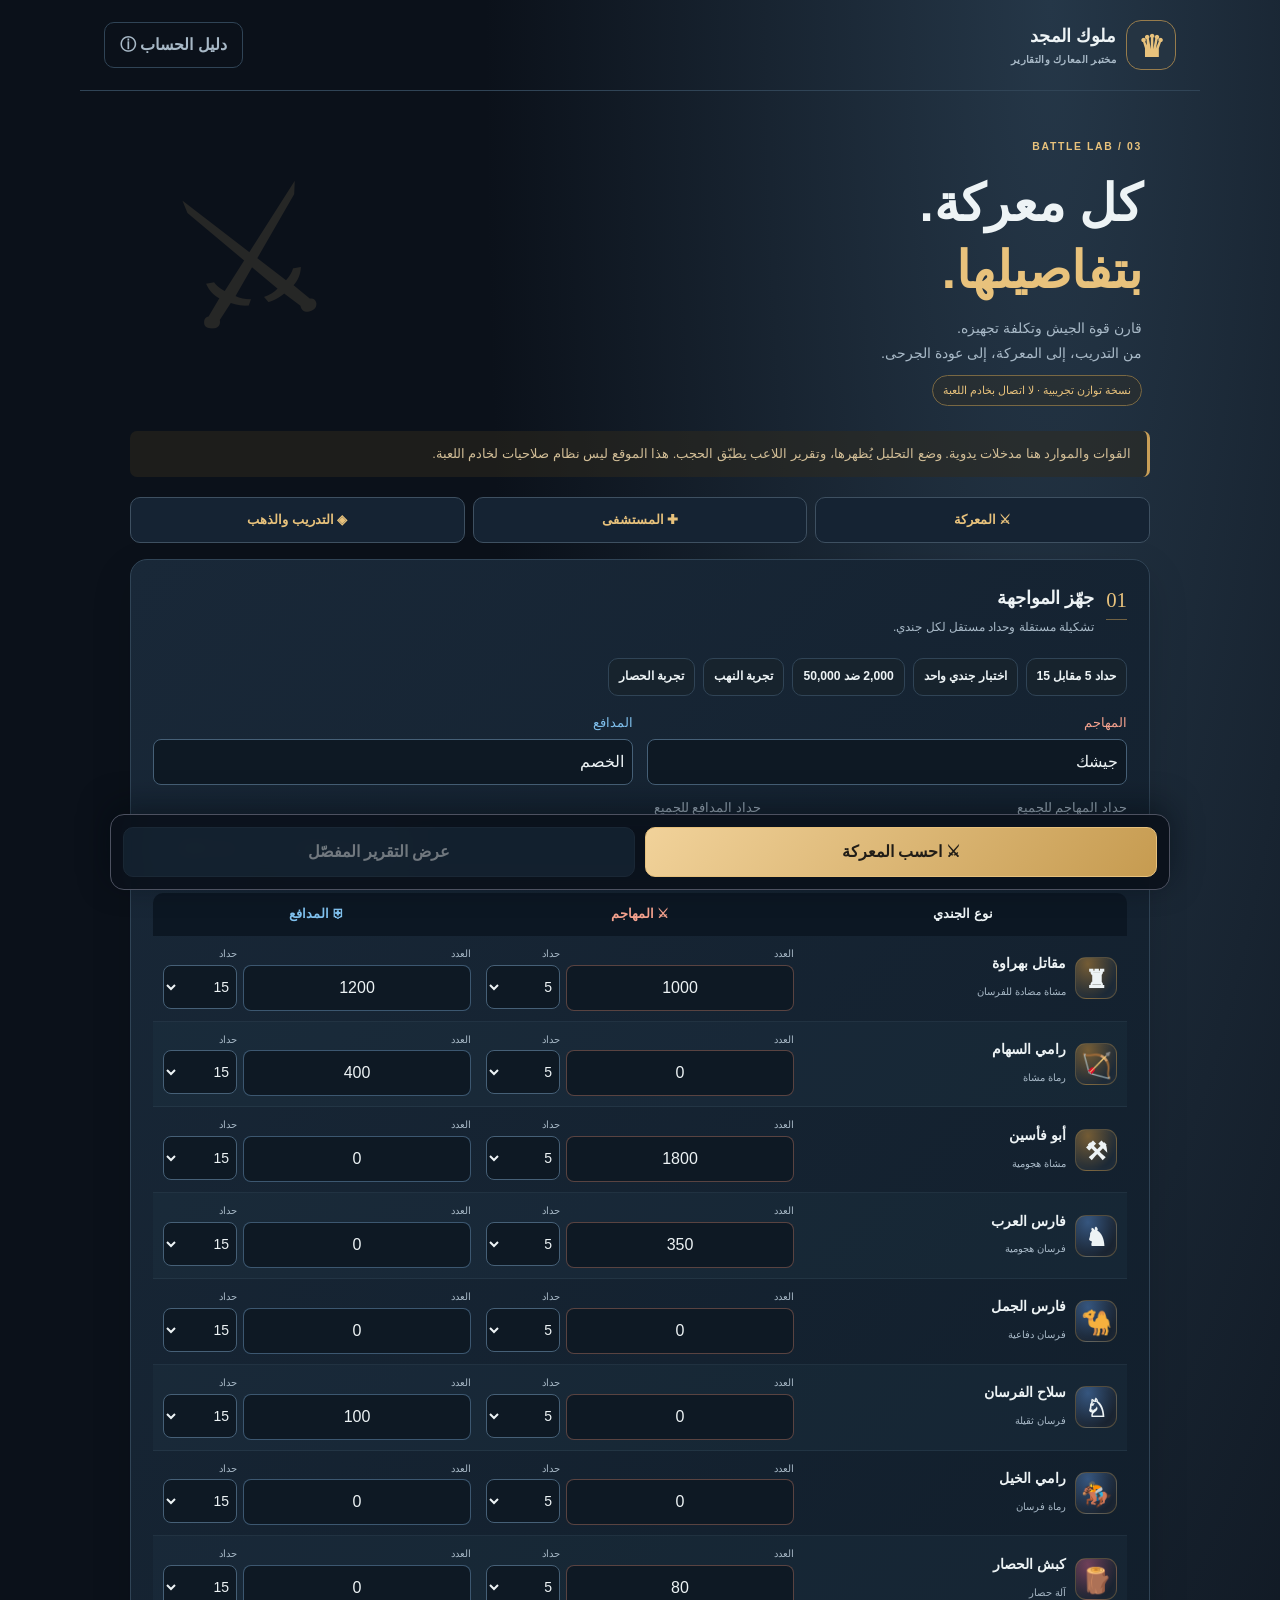
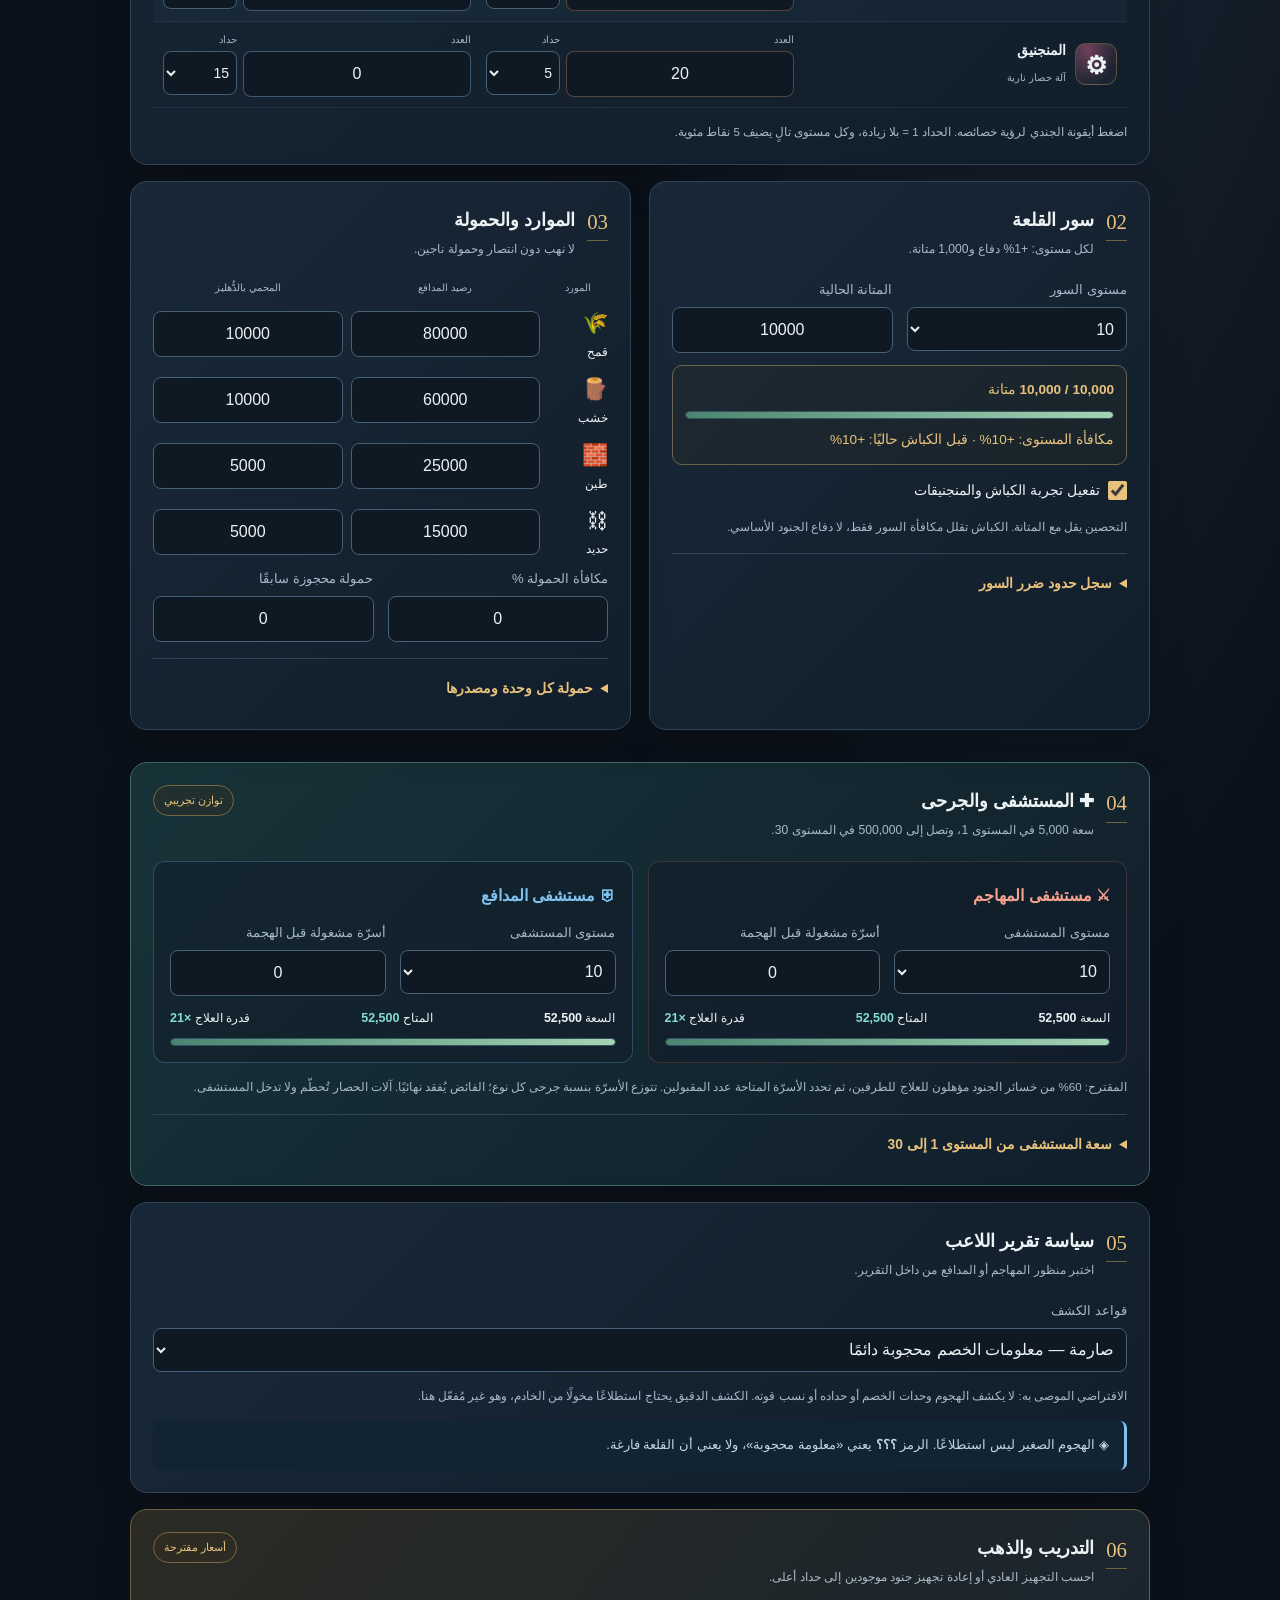
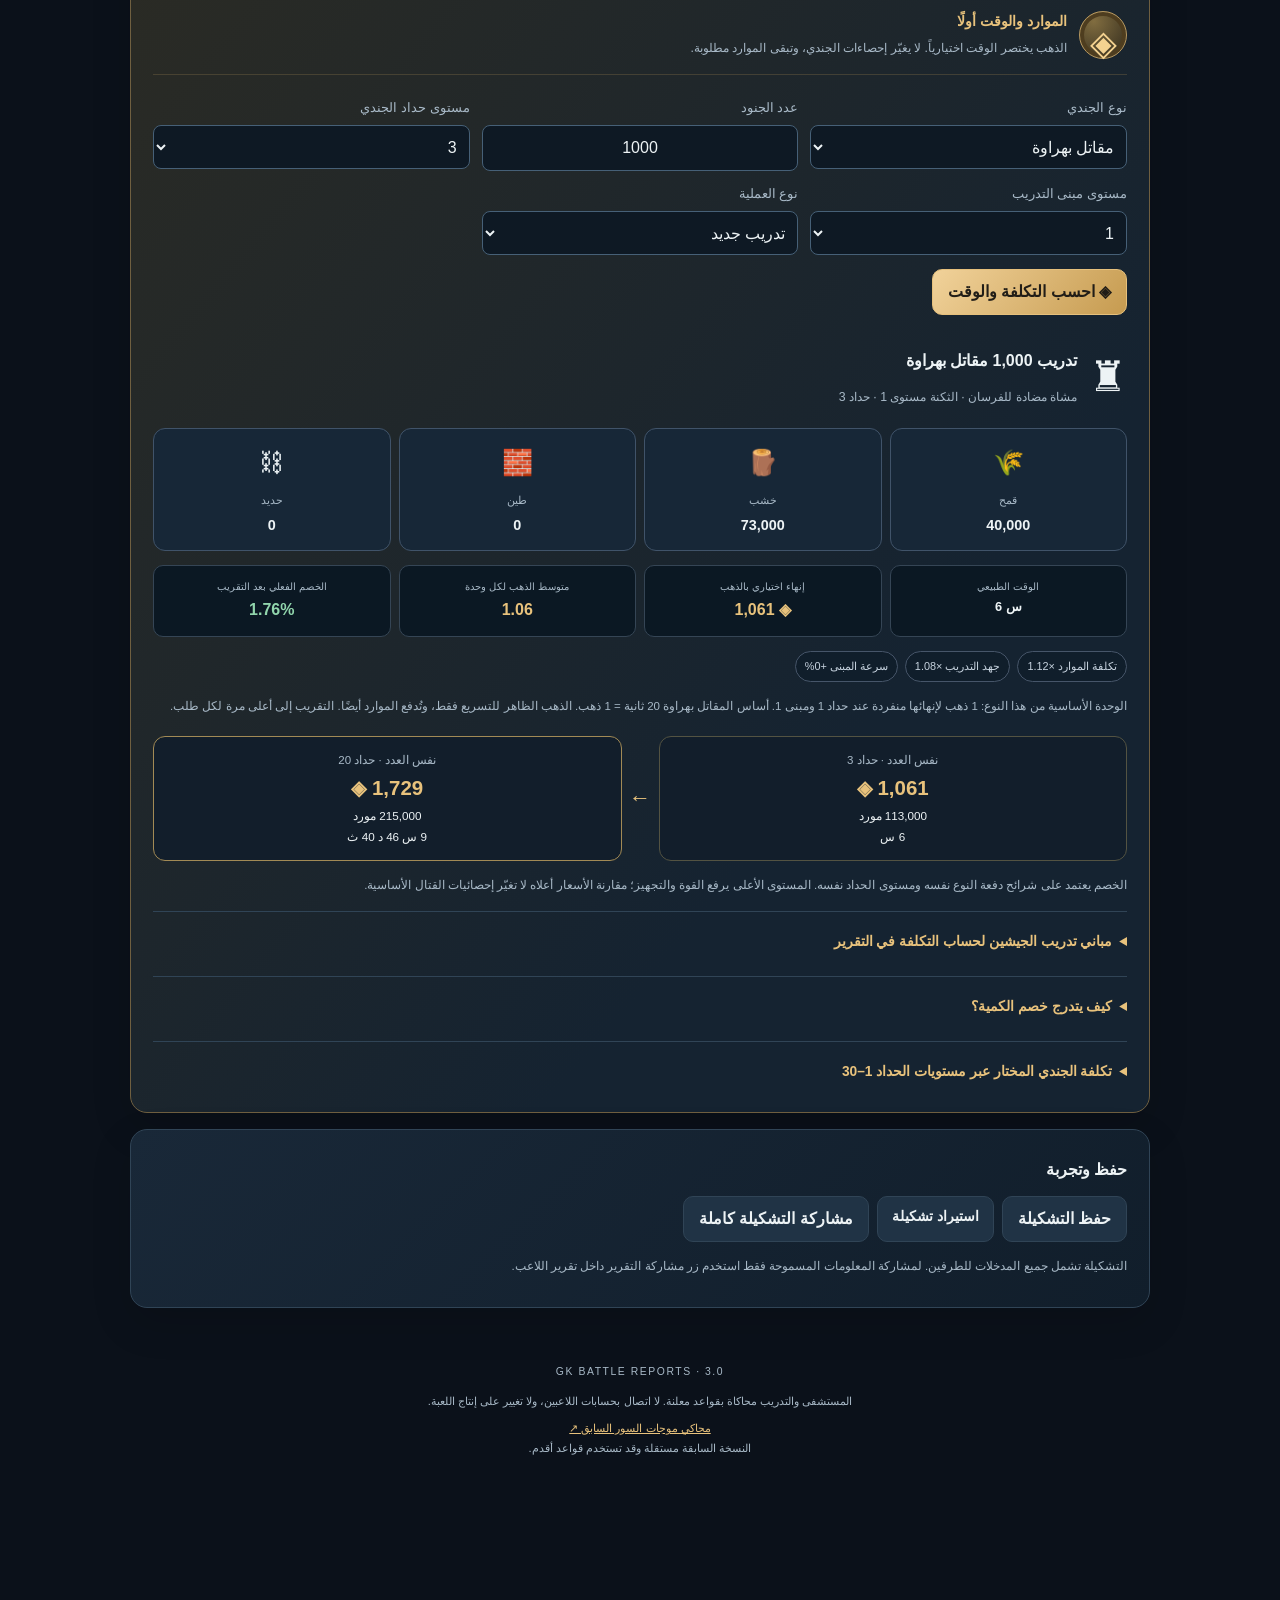
<file: battle-simulator/index.html>
<!doctype html>
<html lang="ar" dir="rtl">
<head>
<meta charset="utf-8"><meta name="viewport" content="width=device-width,initial-scale=1,viewport-fit=cover"><meta name="theme-color" content="#101924"><meta name="referrer" content="no-referrer"><meta http-equiv="Content-Security-Policy" content="default-src 'self'; script-src 'self'; style-src 'self' 'unsafe-inline'; img-src 'self' data:; connect-src 'none'; object-src 'none'; base-uri 'none'; form-action 'none'"><meta name="description" content="محاكي ملوك المجد: المعارك والحداد والسور والمستشفى وتكلفة تدريب القوات والذهب والنهب.">
<title>ملوك المجد | محاكي المعارك والتقارير</title><link rel="stylesheet" href="style.css?v=20261118.3">
</head>
<body>
<header class="topbar"><a class="brand" href="./"><span class="crest">♛</span><span>ملوك المجد<small>مختبر المعارك والتقارير</small></span></a><button id="guideBtn" class="quiet">دليل الحساب ⓘ</button></header>
<main>
<section class="intro"><div class="eyebrow">BATTLE LAB / 03</div><h1>كل معركة.<br><span>بتفاصيلها.</span></h1><p>قارن قوة الجيش وتكلفة تجهيزه.<br>من التدريب، إلى المعركة، إلى عودة الجرحى.</p><div class="intro-emblem" aria-hidden="true">⚔</div><span class="pill">نسخة توازن تجريبية · لا اتصال بخادم اللعبة</span></section>
<div class="notice">القوات والموارد هنا مدخلات يدوية. وضع التحليل يُظهرها، وتقرير اللاعب يطبّق الحجب. هذا الموقع ليس نظام صلاحيات لخادم اللعبة.</div>
<section id="sharedPanel" class="panel" hidden><h2>تقرير محاكي مشترك</h2><p>عرض ثابت للحقول التي شاركها صاحب التقرير فقط. لا توجد تشكيلات مخفية قابلة للاسترجاع من هذا التقرير.</p><button id="openShared" class="primary">فتح التقرير</button><a class="quiet" href="./">إنشاء محاكاة جديدة</a></section>
<div id="workspace">
<nav class="lab-nav" aria-label="أقسام المحاكي"><a href="#battleSetup">⚔ المعركة</a><a href="#hospitalPanel">✚ المستشفى</a><a href="#trainingPanel">◈ التدريب والذهب</a></nav>
<section class="panel scenario-tools" id="battleSetup"><div class="section-title"><span class="step">01</span><div><h2>جهّز المواجهة</h2><p>تشكيلة مستقلة وحداد مستقل لكل جندي.</p></div></div><div class="presets"><button data-example="forge">حداد 5 مقابل 15</button><button data-example="probe">اختبار جندي واحد</button><button data-example="small">2,000 ضد 50,000</button><button data-example="loot">تجربة النهب</button><button data-example="siege">تجربة الحصار</button></div><div class="names"><label class="att">المهاجم<input id="attackerName" maxlength="60" value="جيشك"></label><label class="def">المدافع<input id="defenderName" maxlength="60" value="الخصم"></label></div><div class="bulk"><label>حداد المهاجم للجميع<select id="forgeA" aria-label="حداد المهاجم للجميع"></select></label><label>حداد المدافع للجميع<select id="forgeD" aria-label="حداد المدافع للجميع"></select></label><button id="swap" class="quiet">⇄ تبديل الجيشين</button><button id="clear" class="quiet">تصفير القوات</button></div><div class="army-header"><span>نوع الجندي</span><span class="att">⚔ المهاجم</span><span class="def">⛨ المدافع</span></div><div id="armyRows"></div><div class="mini-help">اضغط أيقونة الجندي لرؤية خصائصه. الحداد 1 = بلا زيادة، وكل مستوى تالٍ يضيف 5 نقاط مئوية.</div></section>
<div class="settings-grid">
<section class="panel"><div class="section-title"><span class="step">02</span><div><h2>سور القلعة</h2><p>لكل مستوى: +1% دفاع و1,000 متانة.</p></div></div><div class="field-grid"><label>مستوى السور<select id="wallLevel"></select></label><label>المتانة الحالية<input id="wallHp" type="number" inputmode="numeric" min="0" step="1"></label></div><div id="wallSummary" class="wall-summary"></div><label class="switch"><input id="siege" type="checkbox">تفعيل تجربة الكباش والمنجنيقات</label><p class="mini-help">التحصين يقل مع المتانة. الكباش تقلل مكافأة السور فقط، لا دفاع الجنود الأساسي.</p><details><summary>سجل حدود ضرر السور</summary><p>لقطة قبل هذه الهجمة من نافذتين متحركتين، لكل مهاجمي القلعة مجتمعين.</p><div class="field-grid"><label>المباشر خلال 60 ثانية<input id="usedDirect" type="number" min="0" step="1" inputmode="numeric"></label><label>كل الضرر خلال 60 دقيقة<input id="usedHour" type="number" min="0" step="1" inputmode="numeric"></label></div><p>السقف: 10% مباشر / دقيقة، و25% مباشر وحريق / ساعة. تجربة توازن وليست سياسة إنتاج مثبتة.</p></details></section>
<section class="panel"><div class="section-title"><span class="step">03</span><div><h2>الموارد والحمولة</h2><p>لا نهب دون انتصار وحمولة ناجين.</p></div></div><div class="resource-header"><span>المورد</span><span>رصيد المدافع</span><span>المحمي بالدُّهليز</span></div><div id="resourceRows"></div><div class="field-grid"><label>مكافأة الحمولة %<input id="cargoBonus" type="number" min="0" max="200" step="1" inputmode="numeric"></label><label>حمولة محجوزة سابقًا<input id="cargoOccupied" type="number" min="0" step="1" inputmode="numeric"></label></div><details id="cargoDetails"><summary>حمولة كل وحدة ومصدرها</summary><p class="warning">قيم المثال ليست كتالوج حمولة معتمدًا للعبة. عدّلها من مصدرك قبل اعتماد النتائج. ترك قيمة فارغة يمنع تأكيد حسبة النهب.</p><div id="cargoRows" class="cargo-grid"></div><div class="toolbar"><button id="clearCarry">مسح الحمولات</button><button id="demoCarry">تحميل حمولات المثال</button></div><p>الحداد يزيد القتال، ولا يزيد الحمولة. وحدات الحصار بلا حمولة في المثال.</p></details></section>
</div>
<section class="panel hospital-panel" id="hospitalPanel">
<div class="section-title"><span class="step">04</span><div><h2>✚ المستشفى والجرحى</h2><p>سعة 5,000 في المستوى 1، وتصل إلى 500,000 في المستوى 30.</p></div><span class="pill">توازن تجريبي</span></div>
<div class="hospital-inputs"><div class="side-hospital attacker-side"><h3 class="att">⚔ مستشفى المهاجم</h3><div class="field-grid"><label>مستوى المستشفى<select id="hospitalA"></select></label><label>أسرّة مشغولة قبل الهجمة<input id="occupiedA" type="number" inputmode="numeric" min="0" max="500000" step="1" value="0"></label></div><div id="hospitalSummaryA" class="hospital-summary"></div></div><div class="side-hospital defender-side"><h3 class="def">⛨ مستشفى المدافع</h3><div class="field-grid"><label>مستوى المستشفى<select id="hospitalD"></select></label><label>أسرّة مشغولة قبل الهجمة<input id="occupiedD" type="number" inputmode="numeric" min="0" max="500000" step="1" value="0"></label></div><div id="hospitalSummaryD" class="hospital-summary"></div></div></div>
<p class="mini-help">المقترح: 60% من خسائر الجنود مؤهلون للعلاج للطرفين، ثم تحدد الأسرّة المتاحة عدد المقبولين. تتوزع الأسرّة بنسبة جرحى كل نوع؛ الفائض يُفقد نهائيًا. آلات الحصار تُحطّم ولا تدخل المستشفى.</p><details><summary>سعة المستشفى من المستوى 1 إلى 30</summary><div id="hospitalLevels" class="level-capacity-grid"></div></details>
</section>
<section class="panel"><div class="section-title"><span class="step">05</span><div><h2>سياسة تقرير اللاعب</h2><p>اختبر منظور المهاجم أو المدافع من داخل التقرير.</p></div></div><label>قواعد الكشف<select id="policy"><option value="strict">صارمة — معلومات الخصم محجوبة دائمًا</option><option value="limited">تجريبية — تقدير حجم واسع بعد اشتباك مؤهل فقط</option></select></label><p id="policyHelp" class="mini-help"></p><div class="privacy-callout">◈ الهجوم الصغير ليس استطلاعًا. الرمز <b>؟؟؟</b> يعني «معلومة محجوبة»، ولا يعني أن القلعة فارغة.</div></section>
<section class="panel training-panel" id="trainingPanel">
<div class="section-title"><span class="step">06</span><div><h2>التدريب والذهب</h2><p>احسب التجهيز العادي أو إعادة تجهيز جنود موجودين إلى حداد أعلى.</p></div><span class="pill">أسعار مقترحة</span></div>
<div class="training-lead"><span class="coin-mark" aria-hidden="true">◈</span><div><strong>الموارد والوقت أولًا</strong><p>الذهب يختصر الوقت اختيارياً. لا يغيّر إحصاءات الجندي، وتبقى الموارد مطلوبة.</p></div></div>
<div class="training-controls"><label>نوع الجندي<select id="trainUnit"></select></label><label>عدد الجنود<input id="trainCount" type="number" inputmode="numeric" min="1" max="1000000" step="1" value="1000"></label><label>مستوى حداد الجندي<select id="trainForge"></select></label><label>مستوى مبنى التدريب<select id="trainBuilding"></select></label><label>نوع العملية<select id="trainMode"><option value="recruit">تدريب جديد</option><option value="refit">إعادة تجهيز الموجودين</option></select></label><label id="trainFromWrap" hidden>مستوى الحداد السابق<select id="trainFromForge"></select></label></div>
<button id="calculateTraining" class="primary">◈ احسب التكلفة والوقت</button><div id="trainingError" class="error" role="alert" hidden></div><div id="trainingQuote" aria-live="polite"></div>
<details><summary>مباني تدريب الجيشين لحساب التكلفة في التقرير</summary><p>المستوى يرفع سرعة التدريب حتى +70%، أي أن الوقت يصبح ÷1.70. الحداد مستقل عن مستوى مبنى التدريب.</p><div id="trainingBuildings" class="hospital-inputs"></div></details>
<details><summary>كيف يتدرج خصم الكمية؟</summary><div id="discountGuide"></div><p>الخصم للشرائح الإضافية فقط؛ لا ينخفض إجمالي فاتورة أكبر عن فاتورة أصغر. لا يوجد خصم على الموارد.</p></details>
<details><summary>تكلفة الجندي المختار عبر مستويات الحداد 1–30</summary><div id="trainingLevels"></div></details>
</section>
<div id="error" class="error" role="alert" hidden></div>
<section id="resultCard" class="panel result-card" hidden aria-live="polite"></section>
<div class="sticky-action"><button id="calculate" class="primary">⚔ احسب المعركة</button><button id="reportBtn" disabled>عرض التقرير المفصّل</button></div>
<section class="panel"><h3>حفظ وتجربة</h3><div class="toolbar"><button id="exportScenario">حفظ التشكيلة</button><label class="button-like">استيراد تشكيلة<input id="importScenario" type="file" accept=".json,application/json" hidden></label><button id="shareScenario">مشاركة التشكيلة كاملة</button></div><p class="mini-help">التشكيلة تشمل جميع المدخلات للطرفين. لمشاركة المعلومات المسموحة فقط استخدم زر مشاركة التقرير داخل تقرير اللاعب.</p><input id="shareOutput" aria-label="الرابط الجاهز للنسخ" readonly hidden></section>
</div>
<footer><span>GK BATTLE REPORTS · 3.0</span><p>المستشفى والتدريب محاكاة بقواعد معلنة. لا اتصال بحسابات اللاعبين، ولا تغيير على إنتاج اللعبة.</p><a href="https://glorykings-wall-simulator.onrender.com" target="_blank" rel="noopener noreferrer">محاكي موجات السور السابق ↗</a><small>النسخة السابقة مستقلة وقد تستخدم قواعد أقدم.</small></footer>
</main>
<dialog id="reportDialog" class="report-dialog"><div class="dialog-head"><div><span class="eyebrow">BATTLE REPORT</span><h2>تقرير المعركة</h2></div><button data-close="reportDialog" class="close" aria-label="إغلاق تقرير المعركة">×</button></div><div class="report-controls"><label>منظور العرض<select id="reportView"><option value="analyst">التحليل الكامل — مدخلات معروفة</option><option value="attacker">تقرير المهاجم</option><option value="defender">تقرير المدافع</option></select></label><button id="shareReport">مشاركة التقرير</button><button id="exportReport">حفظ التقرير</button></div><div id="reportContent"></div></dialog>
<dialog id="unitDialog" class="unit-dialog"><div class="dialog-head"><h2 id="unitTitle">خصائص الجندي</h2><button data-close="unitDialog" class="close" aria-label="إغلاق خصائص الجندي">×</button></div><div id="unitContent"></div></dialog>
<dialog id="guideDialog" class="unit-dialog"><div class="dialog-head"><h2>قواعد الحساب وحدود الاعتماد</h2><button data-close="guideDialog" class="close" aria-label="إغلاق دليل الحساب">×</button></div><div id="guideContent"></div></dialog>
<div id="toast" role="status" hidden></div><noscript>يلزم تفعيل JavaScript لتشغيل المحاكي.</noscript><script type="module" src="ui.mjs?v=20261118.3"></script>
</body></html>
</file>
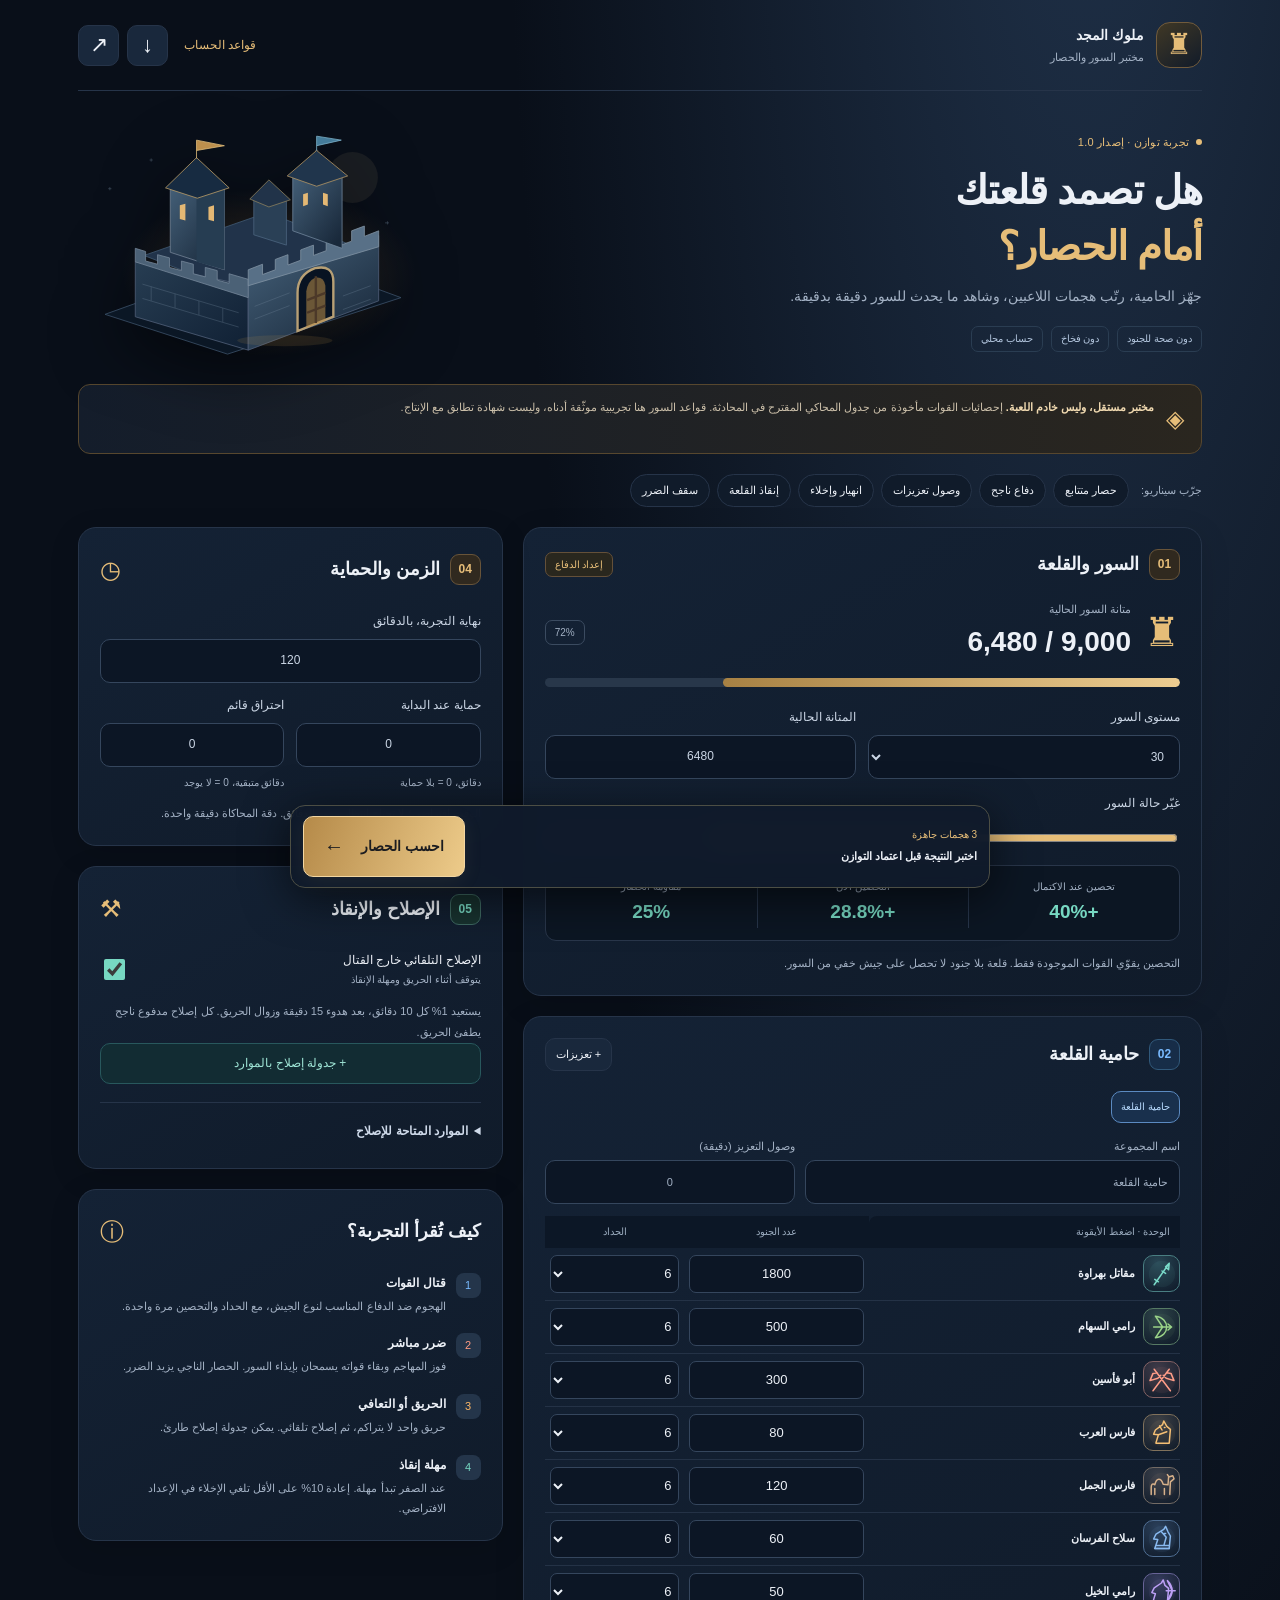
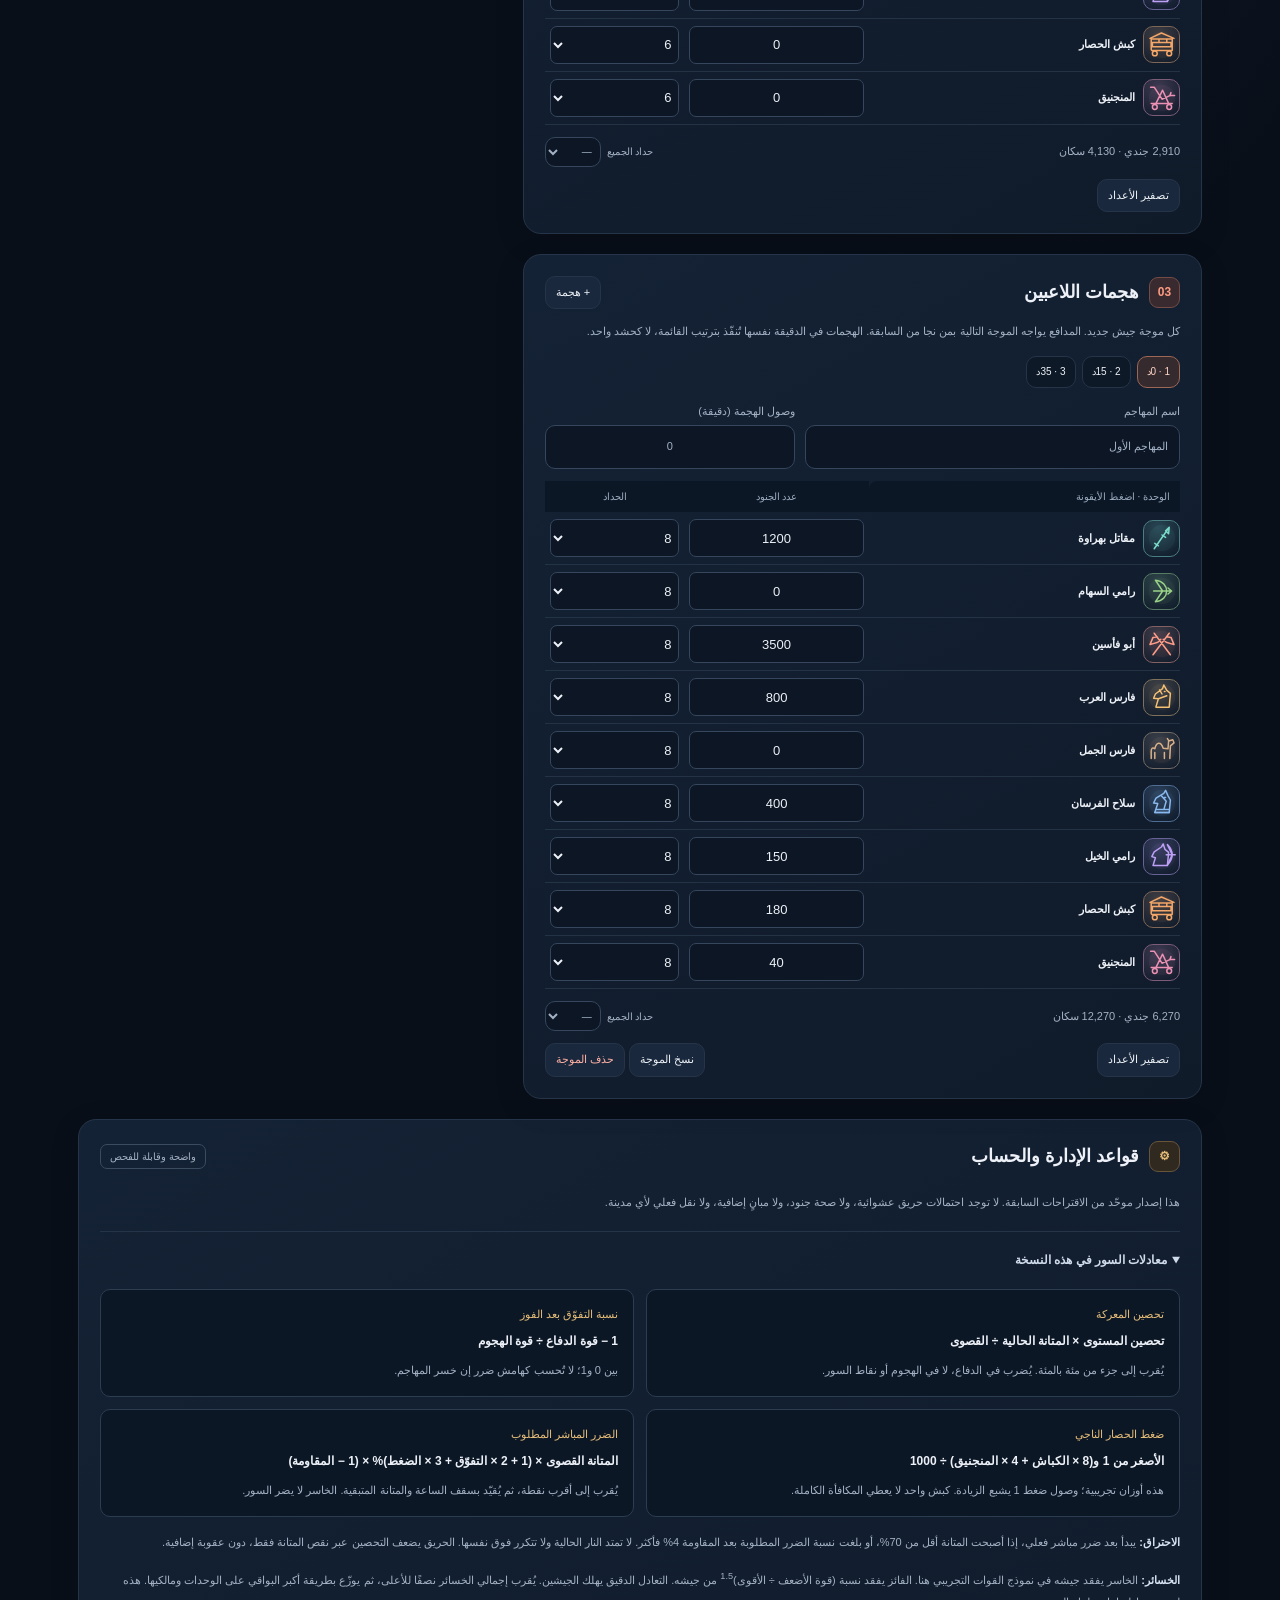
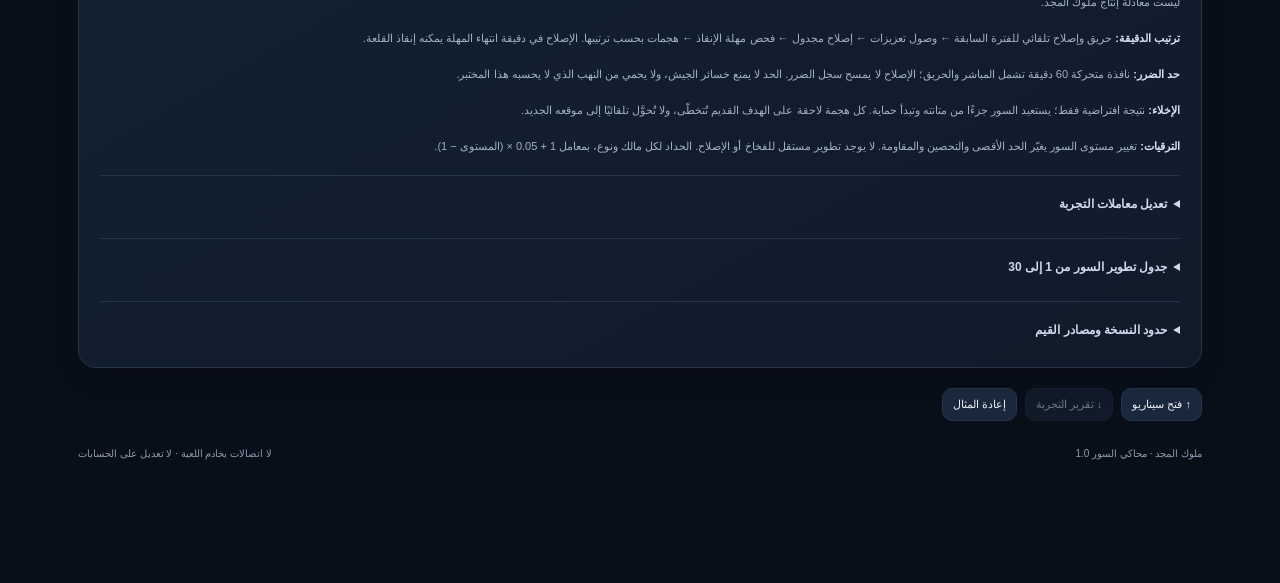
<file: wall-simulator/index.html>
<!doctype html>
<html lang="ar" dir="rtl">
<head>
<meta charset="utf-8"><meta name="viewport" content="width=device-width, initial-scale=1, viewport-fit=cover"><meta name="theme-color" content="#0a111c">
<title>ملوك المجد | محاكي السور والحصار</title>
<meta name="description" content="مختبر توازن تجريبي للسور: هجمات متتابعة، تعزيزات، حداد، متانة، حريق وإصلاح، مع حسابات واضحة. لا يتصل بخادم اللعبة.">
<style>
:root{color-scheme:dark;--bg:#090f19;--panel:#111d2d;--panel2:#152338;--line:#263449;--text:#edf1f7;--muted:#a3b1c4;--gold:#e6bd78;--blue:#79baff;--coral:#ff9b82;--teal:#77d8c2;--orange:#ffb866;--radius:18px}*{box-sizing:border-box;min-width:0}html{scroll-behavior:smooth;scroll-padding-top:20px}body{margin:0;background:radial-gradient(ellipse at 85% -10%,#20324a 0,transparent 38%),var(--bg);color:var(--text);font-family:Tahoma,'Segoe UI',Arial,sans-serif;font-size:14px;line-height:1.75;overflow-x:clip}button,input,select,textarea{font:inherit;color:inherit}button,a,input,select,summary{-webkit-tap-highlight-color:transparent}button,a,summary{touch-action:manipulation}button{cursor:pointer;border:1px solid var(--line);border-radius:10px;background:#19283c;padding:9px 14px;transition:background .15s,border-color .15s}button:hover{background:#23364e;border-color:#5a6e89}button:disabled{opacity:.45;cursor:not-allowed}a{color:var(--gold);text-decoration:none}button:focus-visible,a:focus-visible,input:focus-visible,select:focus-visible,summary:focus-visible{outline:2px solid var(--gold);outline-offset:3px}h1,h2,h3,p{margin:0}h2{font-size:18px}h3{font-size:16px}small{font-size:11px}em{font-style:normal}b,strong{font-weight:700}input:not([type=checkbox]):not([type=range]),select,textarea{width:100%;background:#0c1625;border:1px solid #35465d;border-radius:10px;padding:10px 11px;min-height:44px}input[type=number]{font-variant-numeric:tabular-nums;direction:ltr;text-align:center;-moz-appearance:textfield}input::-webkit-outer-spin-button,input::-webkit-inner-spin-button{-webkit-appearance:none;margin:0}input[type=range]{accent-color:var(--gold);width:100%;min-height:30px}input[type=checkbox]{accent-color:var(--teal);width:21px;height:21px;flex:none}textarea{resize:vertical;direction:ltr;line-height:1.5}.page{width:min(1180px,100%);margin:auto;padding:0 28px 120px}.topbar{display:flex;align-items:center;justify-content:space-between;gap:12px;padding:22px 0;border-bottom:1px solid var(--line)}.brand{display:flex;align-items:center;gap:12px}.brandmark{color:var(--gold);font-size:29px;border:1px solid #715b3c;width:46px;height:46px;border-radius:14px;text-align:center;line-height:42px;background:linear-gradient(145deg,#403825,#111b2a)}.brand strong,.brand small{display:block}.brand small{color:var(--muted)}.toplinks{display:flex;align-items:center;gap:8px}.toplinks a{font-size:12px;padding:8px}.iconbutton{font-size:22px;width:41px;height:41px;padding:0}.hero{display:flex;align-items:center;justify-content:space-between;gap:24px;padding:38px 0 28px;position:relative}.herocopy{flex:1}.eyebrow{display:flex;align-items:center;gap:7px;font-size:11px;letter-spacing:.2px;color:var(--gold)}.dot{width:6px;height:6px;border-radius:50%;background:var(--gold);display:inline-block}h1{font-size:40px;line-height:1.4;letter-spacing:-1px;margin:10px 0}h1 em{color:var(--gold)}.hero p{color:var(--muted);max-width:480px;font-size:14px}.hero-pills{display:flex;gap:8px;flex-wrap:wrap;margin-top:18px}.hero-pills span{border:1px solid #2a3d52;border-radius:7px;font-size:10px;padding:3px 9px;color:#b2c5dd}.castle-art{width:350px;flex-shrink:0;filter:drop-shadow(0 18px 32px #0008)}.castle-art svg{width:100%;display:block}.notice{border:1px solid #57472e;background:linear-gradient(90deg,#141d2b,#2a261f);padding:13px 17px;border-radius:12px;display:flex;gap:12px;font-size:11px;color:#cbbfa9}.notice>span{color:var(--gold);font-size:24px}.notice strong{color:#f0d9b0}.presetbar{display:flex;flex-wrap:wrap;align-items:center;gap:7px;margin:20px 0}.presetbar button{padding:6px 11px;font-size:11px;border-radius:20px;background:#101b2a}.subtle,.hint{color:var(--muted)}.subtle{font-size:11px;margin-left:5px}.hint{font-size:11px;line-height:1.9;margin-top:12px}.setup-grid{display:grid;grid-template-columns:minmax(0,1.6fr) minmax(0,1fr);gap:20px;align-items:start}.primary-column,.secondary-column{display:grid;gap:20px}.card{background:linear-gradient(150deg,#142235,#101b2a);border:1px solid var(--line);border-radius:var(--radius);padding:21px;box-shadow:0 8px 30px #0002}.sectionhead{display:flex;align-items:center;justify-content:space-between;gap:8px;margin-bottom:20px}.sectionhead>div{display:flex;align-items:center;gap:10px}.step{width:31px;height:31px;display:inline-flex;align-items:center;justify-content:center;color:var(--gold);border:1px solid #685439;background:#30291f;border-radius:9px;font-size:12px;font-weight:bold;flex:none}.step.blue{color:var(--blue);background:#172d48;border-color:#31597b}.step.coral{color:var(--coral);background:#382a2e;border-color:#744c45}.step.teal{color:var(--teal);background:#18322f;border-color:#3e6861}.tag{padding:3px 9px;border:1px solid #3b4b60;border-radius:7px;font-size:10px;color:var(--muted);white-space:nowrap}.tag.gold{color:var(--gold);border-color:#645039;background:#29271e}.walltop{display:flex;align-items:center;justify-content:space-between;gap:8px}.wall-identity{display:flex;gap:13px;align-items:center}.wall-identity small{display:block;color:var(--muted)}.bigicon{font-size:40px;line-height:1;color:var(--gold)}.hp-number{font-size:28px;display:block;font-variant-numeric:tabular-nums;direction:ltr;text-align:right;line-height:1.6}.progress-track{height:9px;background:#28374a;border-radius:6px;overflow:hidden;margin:13px 0 20px}.progress-track>div{height:100%;background:linear-gradient(90deg,#a78143,#edcd91);border-radius:6px;transition:width .2s}.fields{display:grid;gap:12px}.fields.two{grid-template-columns:1fr 1fr}.fields label,label.range-label{display:flex;flex-direction:column;gap:7px;font-size:12px;color:#cbd6e5}.fields label small{color:var(--muted);font-size:10px}.range-label{margin:14px 0 10px}.wall-facts{display:grid;grid-template-columns:1fr 1fr 1fr;background:#0c1623;border:1px solid #29364a;border-radius:11px;padding:12px 0}.wall-facts>div{text-align:center;border-left:1px solid #27354a;padding:0 3px}.wall-facts>div:last-child{border:0}.wall-facts small{display:block;color:var(--muted);font-size:10px}.wall-facts b{color:var(--teal);font-size:19px}.smallbutton{font-size:11px;padding:6px 10px}.tabrow{display:flex;gap:6px;flex-wrap:wrap;margin-bottom:14px}.tabrow button{font-size:10px;padding:6px 9px;background:#0e1928}.tabrow button.active{border-color:#5b8ac1;color:#b8dbff;background:#19304d}.attacker-card .tabrow button.active{border-color:#9e6655;color:#ffd4c7;background:#352a2d}.editor-tools{display:grid;grid-template-columns:1.5fr 1fr;gap:10px;margin-bottom:12px}.editor-tools label{font-size:11px;display:flex;flex-direction:column;gap:4px;color:var(--muted)}.army-table{width:100%;table-layout:fixed;border-collapse:separate;border-spacing:0}.army-table th{font-size:10px;color:#9bacbf;background:#0c1726;padding:7px 4px;font-weight:normal}.army-table th:first-child{width:49%;text-align:right;padding-right:10px;border-radius:8px 0 0 0}.army-table th:nth-child(2){width:29%}.army-table th:nth-child(3){width:22%}.army-table td{border-bottom:1px solid #243246;padding:7px 5px}.army-table td:first-child{padding-right:0}.army-table input,.army-table select{min-height:38px!important;height:38px;padding:3px!important;border-radius:7px!important;font-size:13px!important}.unitcell{display:flex;align-items:center;gap:8px}.unitcell>span{font-size:11px;font-weight:bold}.uniticon{padding:0;display:inline-flex;align-items:center;justify-content:center;width:37px;height:37px;flex:none;border-radius:10px;background:radial-gradient(circle at 40% 20%,color-mix(in srgb,var(--unit-color) 18%,#17263b),#0f1a29);border-color:color-mix(in srgb,var(--unit-color) 45%,#203147);color:var(--unit-color)}.uniticon svg{width:30px;height:30px;overflow:visible}.uniticon:hover{filter:brightness(1.25);background:#22324a}.army-bottom{display:flex;flex-wrap:wrap;gap:6px;justify-content:space-between;align-items:center;margin-top:12px}.army-bottom .hint{margin:0}.bulk-forge{display:flex;align-items:center;gap:6px;font-size:10px;color:var(--muted)}.bulk-forge select{padding:4px;min-height:30px;width:56px}.danger{color:#ffafa4!important}.top-hint{margin:-8px 0 14px}.small-icon{color:var(--gold);font-size:24px}.switchrow{display:flex;align-items:center;justify-content:space-between;gap:12px;font-size:12px}.switchrow small{display:block;color:var(--muted);font-size:10px}.widebutton{width:100%;font-size:12px}.secondary{background:#122c33;border-color:#28585d;color:#9fe5d6}.repair-row{padding:11px;background:#0d1929;border:1px solid #2c3c53;border-radius:10px;margin:12px 0;display:grid;grid-template-columns:1fr 1fr auto;gap:7px;align-items:end}.repair-row label{font-size:10px;color:var(--muted)}.repair-row input{padding:5px!important;height:38px;min-height:38px!important}.repair-row button{width:31px;height:38px;padding:0}.details{border-top:1px solid var(--line);margin-top:18px;padding-top:13px}.details summary{cursor:pointer;font-weight:bold;font-size:12px;color:#cfdaea;padding:5px 0}.details>div,.details>p{margin-top:13px}.flowitem{display:flex;gap:10px;align-items:flex-start;margin:17px 0}.flowitem:last-child{margin-bottom:0}.flowitem p{font-size:12px}.flowitem small{display:block;color:var(--muted);margin-top:3px;line-height:1.8}.flowmark{width:25px;height:25px;flex:none;border-radius:8px;display:grid;place-items:center;background:#24354a;font-size:11px;color:var(--gold)}.blue{color:var(--blue)}.coral{color:var(--coral)}.teal{color:var(--teal)}.orange{color:var(--orange)}.rules-card{margin-top:20px}.formula-grid{display:grid;grid-template-columns:1fr 1fr;gap:12px}.formula{padding:15px;background:#0c1726;border:1px solid #2c3c51;border-radius:10px}.formula small{color:var(--gold);display:block}.formula b{display:block;font-size:12px;margin:7px 0}.formula p,.rule-copy p{font-size:11px;color:var(--muted);line-height:2}.rule-copy p{margin:14px 0}.rule-copy strong{color:#d8e4f3}.rule-fields{grid-template-columns:repeat(3,1fr)}.level-table{width:100%;table-layout:fixed;border-collapse:collapse;font-size:11px;text-align:center}.level-table td,.level-table th{padding:6px;border-bottom:1px solid var(--line)}.level-table th{color:var(--gold)}.filetools{display:flex;gap:8px;flex-wrap:wrap;margin-top:20px}footer{font-size:10px;color:#8a9ab0;display:flex;justify-content:space-between;flex-wrap:wrap;gap:8px;padding-top:24px}.action-dock{position:fixed;bottom:12px;left:50%;transform:translateX(-50%);z-index:30;width:min(700px,calc(100% - 28px));border:1px solid #4c4e44;background:#101b2bf5;box-shadow:0 10px 45px #0009;backdrop-filter:blur(14px);border-radius:15px;display:flex;align-items:center;justify-content:space-between;padding:10px 12px;gap:15px;margin-bottom:env(safe-area-inset-bottom)}.action-dock small{color:var(--gold);font-size:10px;display:block}.action-dock strong{font-size:11px}.primarybutton{background:linear-gradient(110deg,#b58a49,#edcb8a);color:#1b1c20;border:1px solid #f3d6a1;box-shadow:0 4px 20px #d7b47014;font-size:14px;font-weight:bold;padding:12px 20px;display:flex;align-items:center;justify-content:center;gap:17px;white-space:nowrap}.primarybutton:hover{background:#f0d098;border-color:#ffe7b9}.primarybutton span{font-size:20px}dialog{border:1px solid #49617d;background:#112033;color:var(--text);width:min(470px,calc(100% - 28px));border-radius:20px;padding:22px;box-shadow:0 20px 100px #000b;max-height:85dvh;overflow-y:auto;overscroll-behavior:contain}dialog::backdrop{background:#030914cc;backdrop-filter:blur(6px)}.close-dialog{width:100%;margin-top:20px}.dialog-actions{display:flex;flex-wrap:wrap;gap:7px;margin-top:13px}.dialog-actions button{font-size:11px;padding:8px 11px}.dialog-unit{display:flex;gap:15px;align-items:center;margin-bottom:20px}.dialog-unit .uniticon{width:70px;height:70px}.dialog-unit .uniticon svg{width:55px;height:55px}.dialog-unit h2{font-size:21px}.dialog-stats{display:grid;grid-template-columns:1fr 1fr 1fr;gap:7px}.dialog-stats>div{border:1px solid var(--line);border-radius:10px;padding:10px 3px;text-align:center;background:#0b1726}.dialog-stats small{display:block;color:var(--muted);font-size:10px}.dialog-stats b{font-size:24px}.toast{position:fixed;z-index:100;top:15px;left:50%;transform:translateX(-50%);background:#24364d;border:1px solid #6b86a7;box-shadow:0 12px 40px #0007;padding:12px 20px;border-radius:12px;max-width:calc(100% - 25px);font-size:12px}.results{margin-bottom:24px;border:1px solid #477668;border-radius:20px;background:linear-gradient(145deg,#152c31,#0f1c2d 45%);padding:24px}.result-heading{display:flex;justify-content:space-between;align-items:start;gap:12px}.result-heading h2{font-size:24px;margin:4px 0}.result-heading .eyebrow{color:var(--teal)}.result-hp{font-size:31px;font-variant-numeric:tabular-nums;font-weight:bold;direction:ltr;text-align:left;color:#b8e8d6;white-space:nowrap}.result-hp small{font-size:12px;color:var(--muted)}.result-grid{display:grid;grid-template-columns:repeat(4,1fr);gap:9px;margin:18px 0}.metric{border:1px solid #314457;background:#0b1726aa;border-radius:11px;padding:12px}.metric small{color:var(--muted);font-size:10px;display:block}.metric b{font-size:22px;display:block;font-variant-numeric:tabular-nums}.metric:nth-child(1) b{color:var(--coral)}.metric:nth-child(2) b{color:var(--orange)}.metric:nth-child(3) b{color:var(--teal)}.metric:nth-child(4) b{color:var(--blue)}.chartbox{border:1px solid #2e4054;background:#0c1725;border-radius:13px;padding:14px;margin-top:16px}.chartbox svg{width:100%;height:auto;display:block}.chart-head{display:flex;justify-content:space-between;gap:8px;font-size:11px}.chart-head span{color:var(--muted)}.scrubfacts{display:flex;justify-content:space-between;flex-wrap:wrap;gap:7px;font-size:10px;color:#becbdc}.wave-report{margin-top:22px}.report-table{width:100%;table-layout:fixed;border-collapse:separate;border-spacing:0;text-align:center;font-size:12px;background:#0e1b2c;border:1px solid #36495f;border-radius:10px;overflow:hidden}.report-table th,.report-table td{padding:9px 2px;border-left:1px solid #2c3e54;border-bottom:1px solid #2c3e54;font-variant-numeric:tabular-nums}.report-table th:first-child,.report-table td:first-child{width:95px;text-align:right;font-size:10px;padding-right:10px;font-weight:bold}.report-table th{background:#1b2c40}.report-table th .uniticon{margin:auto}.report-table tr:last-child td{border-bottom:0}.report-table td:last-child,.report-table th:last-child{border-left:0}.report-table .attack-row{color:#ffb6a0;background:#3a24262e}.report-table .defense-row{color:#a4cbff;background:#142b442e}.report-table .loss-row{font-weight:bold}.report-table .survivor-row{color:#91dfc7}.report-toolbar{display:flex;justify-content:space-between;align-items:center;gap:8px;margin:10px 0;flex-wrap:wrap}.report-toolbar strong{font-size:13px}.report-toolbar span{font-size:10px}.zero{color:#677a91}.wave-kpis{display:grid;grid-template-columns:repeat(4,1fr);gap:7px;margin:10px 0}.wave-kpis>div{padding:9px;border:1px solid #304358;border-radius:8px;background:#142134}.wave-kpis small{display:block;font-size:9px;color:var(--muted)}.wave-kpis b{font-size:15px}.detailpairs{display:grid;grid-template-columns:1fr 1fr;gap:0 16px}.detailpairs>div{display:flex;justify-content:space-between;border-bottom:1px solid #293c52;padding:8px 0;gap:10px;font-size:11px}.detailpairs span{color:var(--muted)}.detailpairs b{direction:ltr;text-align:left}.event{display:grid;grid-template-columns:54px 1fr auto;gap:10px;padding:10px 0;border-bottom:1px solid var(--line);font-size:11px;align-items:center}.event time{color:var(--gold);direction:ltr;text-align:center;background:#182538;border-radius:6px;padding:3px}.event small{color:var(--muted)}.result-footnote{padding:10px 13px;background:#192538;border-radius:8px;color:var(--muted);font-size:10px;margin-top:14px}.empty-info{padding:17px;border:1px dashed #435970;border-radius:10px;color:var(--muted);font-size:12px}.budget-strip{display:flex;align-items:center;gap:10px;margin-top:10px;font-size:10px;color:var(--muted)}.budget-strip strong{color:var(--gold)}.share-rule{font-size:11px;color:var(--muted);margin:10px 0}.warningtext{color:#ffc987!important}.unit-mini-name{display:block;font-size:8px;color:#b6c6d8;margin-top:4px}.status-chip{border:1px solid #416c61;color:var(--teal);padding:3px 8px;border-radius:7px;font-size:10px;background:#17322e}
@media(max-width:850px){.page{padding:0 18px 120px}.setup-grid{grid-template-columns:1fr}.secondary-column{grid-template-columns:1fr 1fr}.explain-card{grid-column:1/-1}.hero{padding-top:28px}.castle-art{width:260px}h1{font-size:32px}.rule-fields{grid-template-columns:1fr 1fr}}
@media(max-width:520px){body{font-size:13px}.page{padding:0 12px 115px}.topbar{padding:16px 0}.brand{gap:8px}.brandmark{width:36px;height:39px;font-size:25px;line-height:36px;border-radius:10px}.brand strong{font-size:14px}.brand small{font-size:9px}.toplinks{gap:4px}.toplinks a{font-size:10px;padding:5px}.iconbutton{width:32px;height:34px;font-size:18px}.hero{gap:8px;padding:25px 0 22px;align-items:center}.castle-art{width:135px;position:absolute;left:-2px;top:22px;opacity:.75}.herocopy{position:relative;z-index:1}.eyebrow{font-size:9px}h1{font-size:29px;letter-spacing:0;margin:10px 0 12px}.hero p{font-size:11px;max-width:100%;margin-top:15px}.hero-pills{margin-top:13px;gap:5px}.hero-pills span{font-size:9px;padding:2px 7px}.notice{font-size:10px;padding:11px 12px;gap:9px}.presetbar{gap:6px;margin:17px 0}.presetbar button{font-size:10px;padding:5px 9px}.presetbar .subtle{width:100%}.card{padding:16px;border-radius:15px}.sectionhead{margin-bottom:17px;gap:5px}.sectionhead h2{font-size:16px}.sectionhead .tag{font-size:9px;padding:2px 6px}.sectionhead>div{gap:8px}.step{width:27px;height:27px;font-size:11px}.fields label{font-size:11px}.hp-number{font-size:24px}.wall-facts b{font-size:18px}.wall-facts small{font-size:9px}.secondary-column{grid-template-columns:1fr}.setup-grid,.primary-column,.secondary-column{gap:15px}.army-table th:first-child{width:47%}.army-table th:nth-child(2){width:30%}.army-table th:nth-child(3){width:23%}.unitcell{gap:6px}.unitcell>span{font-size:10px}.uniticon{width:33px;height:35px;border-radius:8px}.uniticon svg{width:28px;height:28px}.army-table td{padding:6px 3px}.army-table input,.army-table select{font-size:16px!important}.editor-tools input{font-size:16px}.formula-grid{grid-template-columns:1fr}.formula b{font-size:11px}.rule-fields{gap:12px}.action-dock{width:calc(100% - 20px);bottom:8px;padding:9px 10px;gap:7px}.action-dock strong{font-size:9px}.action-dock small{font-size:9px}.primarybutton{font-size:12px;padding:10px 14px;gap:10px}.results{padding:15px 11px;border-radius:15px}.result-heading{gap:7px}.result-heading h2{font-size:19px}.result-hp{font-size:23px}.result-hp small{font-size:10px}.result-grid{grid-template-columns:1fr 1fr;margin:13px 0;gap:7px}.metric{padding:9px 11px}.metric b{font-size:21px}.metric small{font-size:9px}.chartbox{padding:10px}.report-table{font-size:10px;border-radius:8px}.report-table th:first-child,.report-table td:first-child{width:53px;font-size:8px;padding:4px 3px;line-height:1.6}.report-table th,.report-table td{padding:7px 1px}.report-table .uniticon{width:100%;max-width:32px;height:32px;border-radius:6px;border:0;background:transparent}.report-table .uniticon svg{width:24px;height:26px}.unit-mini-name{display:none}.wave-kpis{grid-template-columns:1fr 1fr}.wave-kpis b{font-size:14px}.detailpairs{grid-template-columns:1fr}.event{grid-template-columns:42px 1fr auto;gap:7px;font-size:10px}.event small{font-size:9px}.report-toolbar strong{font-size:11px}.report-toolbar .smallbutton{font-size:9px;padding:4px 7px}.flowitem p{font-size:11px}.level-table{font-size:10px}dialog{padding:18px}.dialog-unit h2{font-size:18px}.dialog-stats b{font-size:22px}}
@media(prefers-reduced-motion:reduce){*{scroll-behavior:auto!important;transition:none!important}}
@media print{body{background:white;color:black}.page{padding:0}.action-dock,.setup-grid,.topbar,.filetools,.presetbar,.hero,.notice,.rules-card,footer,.smallbutton{display:none!important}.results{display:block!important;background:white;border:1px solid #444;color:black;page-break-inside:avoid}.result-grid,.metric,.report-table,.report-table th,.report-table td,.chartbox{background:white;color:black!important}.zero{color:#777}.hint{color:#444}}

</style>
</head>
<body>
<div class="page">
<header class="topbar"><div class="brand"><span class="brandmark">♜</span><div><strong>ملوك المجد</strong><small>مختبر السور والحصار</small></div></div><div class="toplinks"><a href="#rules">قواعد الحساب</a><button class="iconbutton" id="saveBtn" title="حفظ السيناريو" aria-label="حفظ السيناريو">↓</button><button class="iconbutton" id="shareBtn" title="مشاركة السيناريو" aria-label="مشاركة السيناريو">↗</button></div></header>
<section class="hero"><div class="herocopy"><div class="eyebrow"><span class="dot"></span> تجربة توازن · إصدار 1.0</div><h1>هل تصمد قلعتك<br><em>أمام الحصار؟</em></h1><p>جهّز الحامية، رتّب هجمات اللاعبين، وشاهد ما يحدث للسور دقيقة بدقيقة.</p><div class="hero-pills"><span>دون صحة للجنود</span><span>دون فخاخ</span><span>حساب محلي</span></div></div><div id="castleArt" class="castle-art" aria-label="رسم توضيحي لقلعة محصنة"></div></section>
<div class="notice"><span aria-hidden="true">◈</span><p><strong>مختبر مستقل، وليس خادم اللعبة.</strong> إحصائيات القوات مأخوذة من جدول المحاكي المقترح في المحادثة. قواعد السور هنا تجريبية موثّقة أدناه، وليست شهادة تطابق مع الإنتاج.</p></div>
<div class="presetbar"><span class="subtle">جرّب سيناريو:</span><button data-preset="default">حصار متتابع</button><button data-preset="defense">دفاع ناجح</button><button data-preset="reinforcement">وصول تعزيزات</button><button data-preset="evacuation">انهيار وإخلاء</button><button data-preset="rescue">إنقاذ القلعة</button><button data-preset="cap">سقف الضرر</button></div>
<section id="results" class="results" hidden aria-live="polite"></section>
<div class="setup-grid">
<div class="primary-column">
<section class="card wall-card"><div class="sectionhead"><div><span class="step">01</span><h2>السور والقلعة</h2></div><span class="tag gold">إعداد الدفاع</span></div><div class="walltop"><div class="wall-identity"><span class="bigicon">♜</span><div><small>متانة السور الحالية</small><strong id="hpLabel" class="hp-number"></strong></div></div><span id="hpPercent" class="tag"></span></div><div class="progress-track"><div id="hpFill"></div></div><div class="fields two"><label>مستوى السور<select id="wallLevel"></select></label><label>المتانة الحالية<input id="wallHp" inputmode="numeric" type="number" min="0" step="1"></label></div><label class="range-label">غيّر حالة السور<input id="hpSlider" type="range" min="0" max="100" step="1"></label><div class="wall-facts"><div><small>تحصين عند الاكتمال</small><b id="fortFull"></b></div><div><small>التحصين الآن</small><b id="fortNow"></b></div><div><small>مقاومة الحصار</small><b id="resistance"></b></div></div><p class="hint">التحصين يقوّي القوات الموجودة فقط. قلعة بلا جنود لا تحصل على جيش خفي من السور.</p></section>
<section class="card army-card"><div class="sectionhead"><div><span class="step blue">02</span><h2>حامية القلعة</h2></div><button id="addDefender" class="smallbutton">+ تعزيزات</button></div><div id="defenderTabs" class="tabrow"></div><div id="defenderEditor"></div></section>
<section class="card army-card attacker-card"><div class="sectionhead"><div><span class="step coral">03</span><h2>هجمات اللاعبين</h2></div><button id="addWave" class="smallbutton">+ هجمة</button></div><p class="hint top-hint">كل موجة جيش جديد. المدافع يواجه الموجة التالية بمن نجا من السابقة. الهجمات في الدقيقة نفسها تُنفّذ بترتيب القائمة، لا كحشد واحد.</p><div id="waveTabs" class="tabrow"></div><div id="waveEditor"></div></section>
</div>
<aside class="secondary-column">
<section class="card"><div class="sectionhead"><div><span class="step">04</span><h2>الزمن والحماية</h2></div><span class="small-icon">◷</span></div><div class="fields"><label>نهاية التجربة، بالدقائق<input id="horizon" type="number" min="1" max="1440" step="1"></label><div class="two fields"><label>حماية عند البداية<input id="protectionMinutes" type="number" min="0" max="1440" step="1"><small>دقائق، 0 = بلا حماية</small></label><label>احتراق قائم<input id="initialBurnMinutes" type="number" min="0" max="30" step="1"><small>دقائق متبقية، 0 = لا يوجد</small></label></div></div><p class="hint">الوقت افتراضي؛ لا تحتاج انتظار مرور الدقائق. دقة المحاكاة دقيقة واحدة.</p></section>
<section class="card"><div class="sectionhead"><div><span class="step teal">05</span><h2>الإصلاح والإنقاذ</h2></div><span class="small-icon">⚒</span></div><label class="switchrow"><span>الإصلاح التلقائي خارج القتال<small>يتوقف أثناء الحريق ومهلة الإنقاذ</small></span><input type="checkbox" id="autoRepair"></label><div id="repairSummary" class="hint"></div><div id="repairList"></div><button id="addRepair" class="widebutton secondary">+ جدولة إصلاح بالموارد</button><details class="details"><summary>الموارد المتاحة للإصلاح</summary><div id="resourceFields" class="fields two"></div><p class="hint">تكاليف مقترحة للمختبر فقط، وليست أسعار اللعبة. نقص أي مورد يلغي عملية الإصلاح كاملة.</p></details></section>
<section class="card explain-card"><div class="sectionhead"><h2>كيف تُقرأ التجربة؟</h2><span class="small-icon">ⓘ</span></div><div class="flowitem"><span class="flowmark blue">1</span><p><b>قتال القوات</b><small>الهجوم ضد الدفاع المناسب لنوع الجيش، مع الحداد والتحصين مرة واحدة.</small></p></div><div class="flowitem"><span class="flowmark coral">2</span><p><b>ضرر مباشر</b><small>فوز المهاجم وبقاء قواته يسمحان بإيذاء السور. الحصار الناجي يزيد الضرر.</small></p></div><div class="flowitem"><span class="flowmark orange">3</span><p><b>الحريق أو التعافي</b><small>حريق واحد لا يتراكم، ثم إصلاح تلقائي. يمكن جدولة إصلاح طارئ.</small></p></div><div class="flowitem"><span class="flowmark teal">4</span><p><b>مهلة إنقاذ</b><small>عند الصفر تبدأ مهلة. إعادة 10% على الأقل تلغي الإخلاء في الإعداد الافتراضي.</small></p></div></section>
</aside>
</div>
<section id="rules" class="card rules-card"><div class="sectionhead"><div><span class="step">⚙</span><h2>قواعد الإدارة والحساب</h2></div><span class="tag">واضحة وقابلة للفحص</span></div><p class="hint">هذا إصدار موحّد من الاقتراحات السابقة. لا توجد احتمالات حريق عشوائية، ولا صحة جنود، ولا مبانٍ إضافية، ولا نقل فعلي لأي مدينة.</p><details class="details" open><summary>معادلات السور في هذه النسخة</summary><div class="formula-grid"><div class="formula"><small>تحصين المعركة</small><b>تحصين المستوى × المتانة الحالية ÷ القصوى</b><p>يُقرب إلى جزء من مئة بالمئة. يُضرب في الدفاع، لا في الهجوم أو نقاط السور.</p></div><div class="formula"><small>نسبة التفوّق بعد الفوز</small><b>1 − قوة الدفاع ÷ قوة الهجوم</b><p>بين 0 و1؛ لا تُحسب كهامش ضرر إن خسر المهاجم.</p></div><div class="formula"><small>ضغط الحصار الناجي</small><b>الأصغر من 1 و(8 × الكباش + 4 × المنجنيق) ÷ 1000</b><p>هذه أوزان تجريبية؛ وصول ضغط 1 يشبع الزيادة. كبش واحد لا يعطي المكافأة الكاملة.</p></div><div class="formula"><small>الضرر المباشر المطلوب</small><b>المتانة القصوى × (1 + 2 × التفوّق + 3 × الضغط)% × (1 − المقاومة)</b><p>يُقرب إلى أقرب نقطة، ثم يُقيّد بسقف الساعة والمتانة المتبقية. الخاسر لا يضر السور.</p></div></div><div class="rule-copy"><p><strong>الاحتراق:</strong> يبدأ بعد ضرر مباشر فعلي، إذا أصبحت المتانة أقل من 70%، أو بلغت نسبة الضرر المطلوبة بعد المقاومة 4% فأكثر. لا تمتد النار الحالية ولا تتكرر فوق نفسها. الحريق يضعف التحصين عبر نقص المتانة فقط، دون عقوبة إضافية.</p><p><strong>الخسائر:</strong> الخاسر يفقد جيشه في نموذج القوات التجريبي هنا. الفائز يفقد نسبة (قوة الأضعف ÷ الأقوى)<sup>1.5</sup> من جيشه. التعادل الدقيق يهلك الجيشين. يُقرب إجمالي الخسائر نصفًا للأعلى، ثم يوزّع بطريقة أكبر البواقي على الوحدات ومالكيها. هذه ليست معادلة إنتاج ملوك المجد.</p><p><strong>ترتيب الدقيقة:</strong> حريق وإصلاح تلقائي للفترة السابقة ← وصول تعزيزات ← إصلاح مجدول ← فحص مهلة الإنقاذ ← هجمات بحسب ترتيبها. الإصلاح في دقيقة انتهاء المهلة يمكنه إنقاذ القلعة.</p><p><strong>حد الضرر:</strong> نافذة متحركة 60 دقيقة تشمل المباشر والحريق؛ الإصلاح لا يمسح سجل الضرر. الحد لا يمنع خسائر الجيش، ولا يحمي من النهب الذي لا يحسبه هذا المختبر.</p><p><strong>الإخلاء:</strong> نتيجة افتراضية فقط؛ يستعيد السور جزءًا من متانته وتبدأ حماية. كل هجمة لاحقة على الهدف القديم تُتخطّى، ولا تُحوَّل تلقائيًا إلى موقعه الجديد.</p><p><strong>الترقيات:</strong> تغيير مستوى السور يغيّر الحد الأقصى والتحصين والمقاومة. لا يوجد تطوير مستقل للفخاخ أو الإصلاح. الحداد لكل مالك ونوع، بمعامل 1 + 0.05 × (المستوى − 1).</p></div></details>
<details class="details"><summary>تعديل معاملات التجربة</summary><div id="ruleFields" class="fields rule-fields"></div><p class="hint">تعديل أي معامل يبطل النتيجة المعروضة حتى تضغط «احسب الحصار» مجددًا. تبقى تغييراتك ضمن ملف هذا السيناريو.</p></details>
<details class="details"><summary>جدول تطوير السور من 1 إلى 30</summary><div id="levelTable"></div><p class="hint">النقاط الأصلية: 3000 عند L1، و5000 عند L10، و7000 عند L20، و9000 عند L30. المستويات الوسيطة باستيفاء خطي وتقريب إلى أقرب عدد صحيح. جميعها مقترحات توازن.</p></details>
<details class="details"><summary>حدود النسخة ومصادر القيم</summary><p class="hint">بُني جدول الوحدات من القيم الظاهرة في جدول المحاكي السابق ضمن المحادثة. لم يتوفر مصدر ذلك الموقع في هذه الجلسة؛ لم تُثبت مطابقة محركه أو محرك الإنتاج. افتح أيقونة الوحدة لتمييز قيم المرجع من القيم المقترحة. هذه النسخة تحاكي هجمات قلعة متتابعة فقط، دون حشد متزامن أو نهب أو أبطال أو أضرار مبانٍ أخرى. قرارات النقل والسعر والحماية هنا تجريبية وليست تفويضًا لتغيير اللعبة.</p></details></section>
<div class="filetools"><button id="importBtn" class="smallbutton">↑ فتح سيناريو</button><button id="exportReportBtn" class="smallbutton" disabled>↓ تقرير التجربة</button><button id="resetBtn" class="smallbutton">إعادة المثال</button><input id="importFile" type="file" accept=".json,application/json" hidden></div>
<footer><span>ملوك المجد · محاكي السور 1.0</span><span>لا اتصالات بخادم اللعبة · لا تعديل على الحسابات</span></footer>
</div>
<div class="action-dock"><div><small id="readyLabel">3 هجمات جاهزة</small><strong>اختبر النتيجة قبل اعتماد التوازن</strong></div><button id="simulateBtn" class="primarybutton">احسب الحصار <span>←</span></button></div>
<dialog id="unitDialog" aria-labelledby="unitTitle"><div id="unitContent"></div><button class="close-dialog" id="closeUnit">إغلاق التفاصيل</button></dialog>
<dialog id="shareDialog" aria-labelledby="shareTitle"><h2 id="shareTitle">مشاركة التجربة</h2><p id="shareCopy"></p><textarea id="shareValue" rows="4" readonly aria-label="محتوى المشاركة"></textarea><div class="dialog-actions"><button id="copyShare" class="primarybutton">نسخ</button><button id="downloadScenario" class="smallbutton">حفظ ملف التشكيلة</button><button id="closeShare" class="smallbutton">إغلاق</button></div><p class="hint">السيناريو يتضمن فقط الأعداد والأسماء والمعاملات التي أدخلتها. لا يتضمن بيانات حسابات من اللعبة.</p></dialog>
<div id="toast" role="status" class="toast" hidden></div>
<script>
/* GloryKings Wall Lab 1.0 — standalone experimental balance, NOT production parity.
 * No player accounts, network requests, random combat, HP on troops, or game writes.
 * Combat power and winning-side loss budgets use exact BigInt integer arithmetic.
 * Wall timeline is deterministic at one-minute resolution. */
(function(root){
'use strict';
const VERSION='GK_WALL_LAB_1.0.0';
const UNITS=[
 {id:'LightInfantry',name:'مقاتل بهراوة',short:'بهراوة',attack:10,def:15,cavDef:45,pop:1,group:'infantry',role:'مشاة متخصصة في صد الفرسان',tone:'teal',icon:'spear',origin:'دور الرمح من المرجع؛ الاسم من ملوك المجد'},
 {id:'Archer',name:'رامي السهام',short:'السهام',attack:35,def:30,cavDef:10,pop:1,group:'infantry',role:'دفاع عام جيد؛ أضعف أمام الفرسان',tone:'green',icon:'bow',origin:'قيمة مقترحة في توازن المحاكي السابق'},
 {id:'SpearInfantry',name:'أبو فأسين',short:'فأسين',attack:40,def:10,cavDef:5,pop:1,group:'infantry',role:'مشاة هجومية؛ دفاع منخفض',tone:'coral',icon:'axes',origin:'قيم رجل الفأس في الصور المرجعية'},
 {id:'LightCavalry',name:'فارس العرب',short:'العرب',attack:130,def:30,cavDef:40,pop:4,group:'cavalry',role:'فرسان سريعة هجومية',tone:'amber',icon:'horse',origin:'قيم الفرسان الخفيفة في الصور المرجعية'},
 {id:'CamelCavalry',name:'فارس الجمل',short:'الجمل',attack:80,def:105,cavDef:185,pop:5,group:'cavalry',role:'فرسان دفاعية متخصصة ضد الفرسان',tone:'sand',icon:'camel',origin:'قيمة مقترحة في توازن المحاكي السابق'},
 {id:'HeavyCavalry',name:'سلاح الفرسان',short:'الثقيل',attack:150,def:200,cavDef:80,pop:6,group:'cavalry',role:'فرسان ثقيلة؛ دفاع عام مرتفع',tone:'blue',icon:'heavy',origin:'قيم الفرسان الثقيلة في الصور المرجعية'},
 {id:'ArcherCavalry',name:'رامي الخيل',short:'الخيل',attack:110,def:110,cavDef:105,pop:5,group:'cavalry',role:'هجوم ودفاع متقاربان؛ يُحسب هجومه مركوبًا هنا',tone:'purple',icon:'horsebow',origin:'قيمة مقترحة في توازن المحاكي السابق'},
 {id:'BatteringRam',name:'كبش الحصار',short:'الكبش',attack:2,def:20,cavDef:50,pop:5,group:'siege',role:'الناجي منه يزيد ضغط الحصار بعد الفوز',tone:'orange',icon:'ram',origin:'قيم الكبش في الصور المرجعية'},
 {id:'FireCatapult',name:'المنجنيق',short:'المنجنيق',attack:95,def:90,cavDef:55,pop:8,group:'siege',role:'دعم وحصار؛ لا يستهدف مباني أخرى في هذا المختبر',tone:'rose',icon:'catapult',origin:'قيمة مقترحة في توازن المحاكي السابق'}
];
const IDS=UNITS.map(x=>x.id), MAP=Object.fromEntries(UNITS.map(x=>[x.id,x]));
const DEFAULTS={capPercent:15,burnPercent:3,burnMinutes:30,graceMinutes:30,rescuePercent:10,relocationPercent:20,shieldMinutes:480,repairDelay:15,regenPercent:1,regenPeriod:10,autoRepair:true,fireEnabled:true,repairCosts:{wood:100,clay:80,iron:40,wheat:20}};
const MAX_COUNT=1000000;
function fail(message){throw new Error(message);}
function int(v,name,min,max){if(typeof v!=='number'||!Number.isSafeInteger(v)||v<min||v>max)fail(name+' يجب أن يكون عددًا صحيحًا بين '+min+' و'+max);return v;}
function num(v,name,min,max){if(typeof v!=='number'||!Number.isFinite(v)||v<min||v>max)fail(name+' غير صالح');return v;}
function clone(v){return JSON.parse(JSON.stringify(v));}
function clamp(v,a,b){return Math.max(a,Math.min(b,v));}
function round(n,d){return (n*2n+d)/(2n*d);}
function cmpKey(a,b){return a<b?-1:a>b?1:0;}
function interp(level,points){if(level<=points[0][0])return points[0][1];for(let i=1;i<points.length;i++){let [x,y]=points[i], [p,q]=points[i-1];if(level<=x)return Math.round(q+(y-q)*(level-p)/(x-p));}return points.at(-1)[1];}
function wallStats(level){int(level,'مستوى السور',1,30);return {level,max:interp(level,[[1,3000],[10,5000],[20,7000],[30,9000]]),fortBp:interp(level,[[1,200],[5,800],[10,1500],[20,2800],[30,4000]]),resistBp:interp(level,[[1,0],[10,800],[20,1500],[30,2500]])};}
function emptyArmy(forge=1){return Object.fromEntries(IDS.map(id=>[id,{count:0,forge}]));}
function armyFrom(counts,forge=1){const a=emptyArmy(forge);for(const [id,n] of Object.entries(counts))if(MAP[id])a[id].count=n;return a;}
function validateArmy(a){if(!a||typeof a!=='object'||Array.isArray(a))fail('تشكيلة قوات غير صالحة');if(Object.keys(a).some(k=>!IDS.includes(k)))fail('تحتوي التشكيلة على وحدة غير معروفة');let out={};for(const id of IDS){if(!a[id])fail('بيانات الوحدة ناقصة: '+MAP[id].name);out[id]={count:int(a[id].count,'عدد '+MAP[id].name,0,MAX_COUNT),forge:int(a[id].forge,'حداد '+MAP[id].name,1,30)};}return out;}
function armyTotal(a){return IDS.reduce((s,id)=>s+a[id].count,0);}
function armyPopulation(a){return UNITS.reduce((s,u)=>s+a[u.id].count*u.pop,0);}
function flatten(groups){let rows=[];for(const g of groups)for(const id of IDS){const x=g.army[id];if(x.count>0)rows.push({owner:g.id,unit:id,count:x.count,forge:x.forge});}return rows;}
function aggregate(groups){const out=Object.fromEntries(IDS.map(id=>[id,0]));for(const g of groups)for(const id of IDS)out[id]+=g.army[id].count;return out;}
function isqrt(n){if(n<0n)fail('جذر سالب');if(n<2n)return n;let x=1n<<BigInt(Math.ceil(n.toString(2).length/2)),y=(x+n/x)>>1n;while(y<x){x=y;y=(x+n/x)>>1n;}return x;}
// round(N * (weaker/stronger)^1.5), no floating point power or tie ambiguity.
function winnerBudget(total,weak,strong){if(weak===0n||total===0)return 0;const top=BigInt(total)**2n*weak**3n,bottom=strong**3n;let k=isqrt(top/bottom);if(4n*top>=(2n*k+1n)**2n*bottom)k++;return Math.min(total,Number(k));}
// One loss budget per side, largest remainder across (unit, owner) rows.
function allocate(rows,budget){const total=rows.reduce((s,r)=>s+r.count,0);if(!total)return [];let used=0;const out=rows.map(r=>{const n=BigInt(r.count)*BigInt(budget),d=BigInt(total);let lost=Number(n/d);used+=lost;return {...r,lost,remainder:n%d};});let order=out.slice().sort((a,b)=>a.remainder===b.remainder?cmpKey(a.unit,b.unit)||cmpKey(a.owner,b.owner):(a.remainder>b.remainder?-1:1));for(let i=0;i<budget-used;i++)order[i].lost++;return out.map(({remainder,...r})=>({...r,survived:r.count-r.lost}));}
function combat(attacker,defenders,fortBp){validateArmy(attacker);int(fortBp,'التحصين الفعلي',0,10000);for(const g of defenders)validateArmy(g.army);
 const ar=flatten([{id:'attacker',army:attacker}]), dr=flatten(defenders);let ag=0n,ac=0n,di=0n,dc=0n;
 for(const r of ar){const u=MAP[r.unit],v=BigInt(r.count*u.attack*(100+5*(r.forge-1)));if(u.group==='cavalry')ac+=v;else ag+=v;}
 for(const r of dr){const u=MAP[r.unit],f=BigInt(r.count*(100+5*(r.forge-1)));di+=f*BigInt(u.def);dc+=f*BigInt(u.cavDef);}
 const aa=ag+ac;if(aa===0n)fail('الهجمة بلا قوة هجومية');
 const a=aa*aa*10000n, d=(di*ag+dc*ac)*BigInt(10000+fortBp);const den=100n*aa*10000n;
 const at=ar.reduce((s,r)=>s+r.count,0),dt=dr.reduce((s,r)=>s+r.count,0);const outcome=a>d?'attacker':a<d?'defender':'tie';
 const aLoss=outcome==='attacker'?winnerBudget(at,d,a):at, dLoss=outcome==='defender'?winnerBudget(dt,a,d):dt;
 const attackers=allocate(ar,aLoss),defense=allocate(dr,dLoss);
 const next=clone(defenders);for(const g of next)for(const id of IDS)g.army[id].count=0;for(const r of defense)next.find(g=>g.id===r.owner).army[r.unit].count=r.survived;
 const aAfter=Object.fromEntries(IDS.map(id=>[id,0])),dAfter=Object.fromEntries(IDS.map(id=>[id,0]));for(const r of attackers)aAfter[r.unit]+=r.survived;for(const r of defense)dAfter[r.unit]+=r.survived;
 return {outcome,attackerPower:Number(a)/Number(den),defenderPower:Number(d)/Number(den),baseDefense:Number(di*ag+dc*ac)/Number(100n*aa),fortBp,cavalryShare:Number(ac)/Number(aa),victoryMargin:outcome==='attacker'?Number(a-d)/Number(a):0,attackerBefore:aggregate([{army:attacker}]),defenderBefore:aggregate(defenders),attackerAfter:aAfter,defenderAfter:dAfter,attackerLost:aLoss,defenderLost:dLoss,attackerTotal:at,defenderTotal:dt,attackerSurvivors:at-aLoss,defenderSurvivors:dt-dLoss,attackerRows:attackers,defenderRows:defense,nextDefenders:next,exact:{attackNumerator:a.toString(),defenseNumerator:d.toString(),denominator:den.toString()}};
}
function validate(s){if(!s||s.schema!==VERSION)fail('نسخة ملف السيناريو غير مدعومة');const x=clone(s),ws=wallStats(x.wallLevel);if(typeof x.title!=='string'||x.title.length>120)fail('عنوان السيناريو غير صالح');int(x.wallHp,'متانة السور',0,ws.max);int(x.horizon,'نهاية المحاكاة بالدقائق',1,1440);int(x.protectionMinutes,'الحماية الأولية',0,1440);int(x.initialBurnMinutes,'الاحتراق الأولي',0,30);
 if(!Array.isArray(x.defenders)||!x.defenders.length||x.defenders.length>8)fail('يلزم من 1 إلى 8 مجموعات دفاع');
 if(!Array.isArray(x.waves)||!x.waves.length||x.waves.length>40)fail('يلزم من 1 إلى 40 موجة');
 if(!Array.isArray(x.repairs)||x.repairs.length>30)fail('الإصلاحات أكثر من الحد');
 const keys=new Set();const group=(g)=>{if(typeof g.id!=='string'||!/^[a-zA-Z0-9_-]{1,50}$/.test(g.id)||keys.has(g.id))fail('معرف مجموعة مكرر أو غير صالح');keys.add(g.id);if(typeof g.name!=='string'||g.name.length>60)fail('اسم المجموعة طويل أو غير صالح');g.army=validateArmy(g.army);};
 x.defenders.forEach((g,i)=>{group(g);int(g.arrival,'وصول التعزيز',0,x.horizon);if(i===0&&g.arrival!==0)fail('حامية القلعة يجب أن تكون موجودة عند البداية');});
 x.waves.forEach(w=>{group(w);int(w.minute,'توقيت الموجة',0,x.horizon);if(!armyTotal(w.army))fail('الموجة «'+w.name+'» بلا قوات');});
 x.repairs.forEach(r=>{int(r.minute,'توقيت الإصلاح',0,x.horizon);int(r.percent,'نسبة الإصلاح',1,100);});
 const p=x.rules;if(!p||typeof p!=='object')fail('قواعد السيناريو ناقصة');if(!p.repairCosts||!x.resources)fail('أرصدة الموارد أو تكاليف الإصلاح ناقصة');if(x.initialBurnMinutes>p.burnMinutes)fail('الاحتراق الأولي يتجاوز مدة الحريق');int(p.capPercent,'سقف الضرر',1,100);int(p.burnPercent,'ضرر الاحتراق',0,20);int(p.burnMinutes,'مدة الاحتراق',1,120);int(p.graceMinutes,'مهلة الإنقاذ',1,120);int(p.rescuePercent,'حد الإنقاذ',1,50);int(p.relocationPercent,'متانة ما بعد الإخلاء',1,100);int(p.shieldMinutes,'حماية ما بعد الإخلاء',1,1440);int(p.repairDelay,'مهلة الإصلاح التلقائي',0,120);int(p.regenPercent,'نسبة الإصلاح التلقائي',1,10);int(p.regenPeriod,'فترة الإصلاح',1,120);if(typeof p.autoRepair!=='boolean'||typeof p.fireEnabled!=='boolean')fail('مفتاح قاعدة غير صالح');
 for(const k of ['wood','clay','iron','wheat']){int(p.repairCosts[k],'تكلفة الإصلاح',0,100000);int(x.resources[k],'رصيد الموارد',0,1000000000);}return x;
}
function simulate(input){const s=validate(input),ws=wallStats(s.wallLevel),p=s.rules,M=ws.max;let hp=s.wallHp,burn=null,deadline=hp===0?p.graceMinutes:null,relocated=false,evacuationMinute=null,shieldUntil=s.protectionMinutes,lastHostile=-Infinity,regenCarry=0,resources=clone(s.resources),active=[],arrived=new Set(),ledger=[],events=[],waveResults=[],timeline=[];
 let totals={direct:0,fire:0,blocked:0,automaticRepair:0,manualRepair:0,evacuationRestore:0,attackerLost:0,defenderLost:0};
 if(s.initialBurnMinutes&&p.fireEnabled&&hp>0){burn={start:0,end:s.initialBurnMinutes,totalMinutes:p.burnMinutes};}
 const emit=(t,type,title,extra={})=>events.push({minute:t,type,title,hp,...extra});
 const cap=Math.floor(M*p.capPercent/100),needRescue=Math.ceil(M*p.rescuePercent/100);
 function prune(t){ledger=ledger.filter(e=>e.minute>t-60);}
 function damage(amount,t,kind){prune(t);const spent=ledger.reduce((v,e)=>v+e.amount,0),allowed=Math.max(0,cap-spent),afterCap=Math.min(amount,allowed),actual=Math.min(hp,afterCap);totals.blocked+=Math.max(0,amount-allowed);hp-=actual;if(actual){ledger.push({minute:t,amount:actual});totals[kind]+=actual;}if(hp===0&&deadline===null&&!relocated){deadline=t+p.graceMinutes;burn=null;emit(t,'breach','انهيار السور: بدأت مهلة الإنقاذ',{deadline});}return {requested:amount,actual,capBlocked:Math.max(0,amount-allowed),wallLimited:Math.max(0,afterCap-actual),remainingCap:Math.max(0,allowed-actual)};}
 if(deadline!==null)emit(0,'breach','السور يبدأ منهارًا؛ مهلة الإنقاذ فعّالة',{deadline});
 const waves=s.waves.map((w,i)=>({...w,order:i})).sort((a,b)=>a.minute-b.minute||a.order-b.order);
 for(let t=0;t<=s.horizon;t++){
  prune(t);
  // Settle the preceding minute first. Fire does not stack or refresh.
  const burntDuringInterval=!!(t>0&&burn&&t<=burn.end&&hp>0);
  if(t>0&&burn&&t<=burn.end&&hp>0){let b=burn,elapsed=t-b.start;const full=M*p.burnPercent;const a=Math.floor(full*elapsed/(100*b.totalMinutes))-Math.floor(full*(elapsed-1)/(100*b.totalMinutes));let z=damage(a,t,'fire');if(z.actual)emit(t,'fire','ضرر احتراق',{amount:z.actual});if(t>=b.end){burn=null;emit(t,'fire_end','انتهى الاحتراق');}}
  if(burn&&t>=burn.end)burn=null;
  // Regen covers [t-1,t), only if that whole minute was eligible.
  if(t>0&&p.autoRepair&&!burn&&!burntDuringInterval&&deadline===null&&hp>0&&hp<M&&t-1>=lastHostile+p.repairDelay){regenCarry+=M*p.regenPercent;let gain=Math.floor(regenCarry/(100*p.regenPeriod));regenCarry%=100*p.regenPeriod;gain=Math.min(M-hp,gain);hp+=gain;totals.automaticRepair+=gain;if(gain)emit(t,'regen','إصلاح تلقائي',{amount:gain});}else regenCarry=0;
  // Same-minute order: friendly arrivals, manual repair, rescue deadline, then listed attacks.
  for(const g of s.defenders)if(!arrived.has(g.id)&&g.arrival===t){arrived.add(g.id);if(relocated){emit(t,'reinforcement_skip','لم تصل تعزيزات '+g.name+': القلعة غادرت الهدف؛ لا خسائر للتعزيزات',{troops:armyTotal(g.army)});continue;}active.push(clone(g));if(t>0||g!==s.defenders[0])emit(t,'reinforcement','وصلت تعزيزات '+g.name,{troops:armyTotal(g.army)});}
  for(const r of s.repairs)if(r.minute===t){const gain=Math.min(M-hp,Math.ceil(M*r.percent/100));if(gain===0){emit(t,'repair_skip','إصلاح غير مطلوب؛ المتانة مكتملة');continue;}const cost=Object.fromEntries(Object.entries(p.repairCosts).map(([k,v])=>[k,Math.ceil(gain*v/1000)]));if(Object.keys(cost).some(k=>resources[k]<cost[k])){emit(t,'repair_fail','لم يتم الإصلاح: موارد غير كافية',{cost});continue;}for(const k of Object.keys(cost))resources[k]-=cost[k];hp+=gain;totals.manualRepair+=gain;burn=null;emit(t,'repair','إصلاح بالموارد وإطفاء الحريق',{amount:gain,cost});if(deadline!==null&&hp>=needRescue){deadline=null;emit(t,'rescue','أُنقذت القلعة: أُلغي الإخلاء');}}
  if(deadline!==null&&t>=deadline){const before=hp;hp=Math.max(hp,Math.ceil(M*p.relocationPercent/100));totals.evacuationRestore+=hp-before;deadline=null;burn=null;relocated=true;evacuationMinute=t;shieldUntil=t+p.shieldMinutes;emit(t,'evacuation','إخلاء افتراضي إلى موقع آمن',{protectionUntil:shieldUntil,restored:hp-before});}
  for(const w of waves)if(w.minute===t){
   if(relocated||t<shieldUntil){const reason=relocated?'القلعة غادرت الهدف؛ الهجمات اللاحقة لا تعيد توجيه نفسها':'القلعة تحت حماية';waveResults.push({id:w.id,name:w.name,minute:t,skipped:true,reason,hpBefore:hp,hpAfter:hp});emit(t,'blocked',reason,{waveId:w.id});continue;}
   lastHostile=t;regenCarry=0;const before=hp,fort=Math.floor(ws.fortBp*hp/M),battle=combat(w.army,active,fort);active=battle.nextDefenders;totals.attackerLost+=battle.attackerLost;totals.defenderLost+=battle.defenderLost;
   const rams=battle.attackerAfter.BatteringRam,cats=battle.attackerAfter.FireCatapult;
   const pressure=Math.min(1,(8*rams+4*cats)/1000),victory=battle.victoryMargin;
   const rawPercent=(1+2*victory+3*pressure)*(1-ws.resistBp/10000);
   const requested=battle.outcome==='attacker'&&battle.attackerSurvivors>0?Math.round(M*rawPercent/100):0;
   let info=damage(requested,t,'direct'),started=false;
   if(info.actual>0&&hp>0&&p.fireEnabled&&!burn&&(hp/M<.70||rawPercent>=4)){burn={start:t,end:t+p.burnMinutes,totalMinutes:p.burnMinutes};started=true;emit(t,'ignite','بدأ احتراق واحد؛ لا تراكم ولا تمديد',{until:burn.end});}
   const result={id:w.id,name:w.name,minute:t,skipped:false,hpBefore:before,hpAfter:hp,battle,damage:info,pressure,victory,rawPercent,resistance:ws.resistBp/100,fortification:fort/100,fireStarted:started,burnUntil:burn?burn.end:null,deadline};waveResults.push(result);emit(t,'attack','انتهت هجمة '+w.name,{waveId:w.id,outcome:battle.outcome,amount:info.actual});
  }
  prune(t);timeline.push({minute:t,hp,fortification:Math.floor(ws.fortBp*hp/M)/100,burning:!!burn,deadline,relocated,shielded:t<shieldUntil,spent:ledger.reduce((v,e)=>v+e.amount,0),defenders:active.reduce((v,g)=>v+armyTotal(g.army),0)});
 }
 const state=relocated?'evacuated':deadline!==null?'breached':burn?'burning':hp===M?'intact':'damaged';
 return {version:VERSION,scenario:s,wall:ws,final:{hp,state,burnUntil:burn?burn.end:null,deadline,relocated,evacuationMinute,shieldUntil,resources,defenders:active,counts:aggregate(active),defenderCount:active.reduce((v,g)=>v+armyTotal(g.army),0),fortification:Math.floor(ws.fortBp*hp/M)/100},totals,waves:waveResults,events,timeline,capPoints:cap,rescuePoints:needRescue};
}
function defaultScenario(){return {schema:VERSION,title:'حصار بثلاث موجات',wallLevel:30,wallHp:6480,horizon:120,protectionMinutes:0,initialBurnMinutes:0,rules:clone(DEFAULTS),resources:{wood:5000,clay:5000,iron:5000,wheat:5000},defenders:[{id:'home',name:'حامية القلعة',arrival:0,army:armyFrom({LightInfantry:1800,Archer:500,SpearInfantry:300,LightCavalry:80,CamelCavalry:120,HeavyCavalry:60,ArcherCavalry:50},6)}],waves:[{id:'wave1',name:'المهاجم الأول',minute:0,army:armyFrom({LightInfantry:1200,SpearInfantry:3500,LightCavalry:800,HeavyCavalry:400,ArcherCavalry:150,BatteringRam:180,FireCatapult:40},8)},{id:'wave2',name:'المهاجم الثاني',minute:15,army:armyFrom({SpearInfantry:2000,LightCavalry:600,CamelCavalry:200,BatteringRam:220,FireCatapult:60},10)},{id:'wave3',name:'المهاجم الثالث',minute:35,army:armyFrom({SpearInfantry:2500,HeavyCavalry:600,BatteringRam:280,FireCatapult:80},12)}],repairs:[]};}
function preset(key){const s=defaultScenario();if(key==='defense'){s.title='دفاع يصد الهجمة';s.wallHp=9000;s.waves=s.waves.slice(0,1);s.waves[0].army=armyFrom({LightCavalry:200},1);s.horizon=45;}else if(key==='evacuation'||key==='rescue'){s.title=key==='rescue'?'إنقاذ قبل الإخلاء':'انهيار وإخلاء';s.wallHp=180;s.defenders[0].army=emptyArmy();s.waves=s.waves.slice(0,2);s.waves[1].minute=50;s.horizon=90;if(key==='rescue')s.repairs=[{minute:20,percent:20}];}else if(key==='cap'){s.title='اختبار الحد المتحرك للضرر';s.wallHp=9000;s.defenders[0].army=emptyArmy();s.waves=Array.from({length:12},(_,i)=>({id:'wave'+i,name:'هجمة '+(i+1),minute:i*5,army:armyFrom({HeavyCavalry:1000,BatteringRam:1000},30)}));s.horizon=90;s.rules.autoRepair=false;}else if(key==='reinforcement'){s.title='تعزيزات تصل بين الموجات';s.defenders.push({id:'ally1',name:'حليف القلعة',arrival:10,army:armyFrom({LightInfantry:5000,CamelCavalry:1000,HeavyCavalry:1000},20)});}return s;}
const api={VERSION,UNITS,IDS,MAP,DEFAULTS,MAX_COUNT,wallStats,emptyArmy,armyFrom,armyTotal,armyPopulation,aggregate,combat,simulate,validate,defaultScenario,preset,winnerBudget,allocate,clone};
if(typeof module!=='undefined'&&module.exports)module.exports=api;root.GKWall=api;
})(typeof globalThis!=='undefined'?globalThis:this);

</script><script>
(function(){
'use strict';
const E=window.GKWall,$=id=>document.getElementById(id),nf=new Intl.NumberFormat('en-US'), esc=x=>String(x).replace(/[&<>"']/g,c=>({'&':'&amp;','<':'&lt;','>':'&gt;','"':'&quot;',"'":'&#39;'}[c]));
let scenario=E.defaultScenario(),defIndex=0,waveIndex=0,result=null,resultWave=0,showSurvivors=false,toastTimer;
const colors={teal:'#7adbc9',green:'#9ad388',coral:'#ff9d88',amber:'#f5bf74',sand:'#d8b18a',blue:'#88b9ef',purple:'#bda0f6',orange:'#f4a768',rose:'#ec91b3'};
const resourceNames={wood:'الخشب',clay:'الطين',iron:'الحديد',wheat:'القمح'};
const stateNames={intact:'السور مكتمل',damaged:'السور صامد · متضرر',burning:'القلعة تحترق',breached:'مهلة إنقاذ القلعة',evacuated:'تم الإخلاء الافتراضي'};
function fmt(n){return nf.format(Math.round(n));}function dec(n,d=2){return new Intl.NumberFormat('en-US',{maximumFractionDigits:d}).format(n);}function compact(n){if(n<1000)return String(n);if(n<1e6)return dec(n/1000,n<10000?1:0)+'k';return dec(n/1e6,1)+'m';}
function newId(prefix){return prefix+Date.now().toString(36)+Math.random().toString(36).slice(2,6);}
function toast(message){clearTimeout(toastTimer);$('toast').textContent=message;$('toast').hidden=false;toastTimer=setTimeout(()=>$('toast').hidden=true,5000);}
function iconSvg(u){const type=typeof u==='string'?u:u.icon;
 const paths={
 spear:'<path d="M12 43 37 7M31 13l6-6-1 11-5-5Z"/><path d="m13 34 6 4M25 20l6 4"/>',
 bow:'<path d="M14 7c25 2 25 34 0 36l12-18L14 7ZM11 25h30m-6-5 6 5-6 5"/>',
 axes:'<path d="M10 43 37 7M39 43 12 7M17 13l-7 1-5 12 13-4 5-5m10-4 7 1 5 12-13-4-5-5"/>',
 horse:'<path d="m15 41 4-13-8-1 3-7 12-9 2-6 5 9 6 5-2 23H15ZM19 28l14-5M29 16h1M21 13l4 7"/>',
 camel:'<path d="M7 39V27c0-5 3-7 6-4 3-12 10-12 14-1l8 1 1-13 7-2 2 5-6 5-1 21M13 29v10m16-10v10M36 9l-2-3"/>',
 heavy:'<path d="m13 41 5-15-7-1 4-8L28 9l3-5 4 9 4 7-2 21H13Z"/><path d="m24 13 8 9-4 14M29 16h2M13 41h24M16 36h21"/>',
 horsebow:'<path d="m10 41 4-13-6-2 4-8 12-8 3-5 3 9 6 5-2 22H10Z"/><path d="M34 6q16 17 0 34l8-17-8-17ZM32 23h15"/>',
 ram:'<path d="M7 33V15h35v18M5 14 24 5l21 9M9 21h31v7H9ZM20 15v6m13-6v6M8 34h34"/><circle cx="13" cy="39" r="4"/><circle cx="37" cy="39" r="4"/>',
 catapult:'<path d="M7 34h35M15 34l11-22 10 22M25 27 12 7h-6m19 20 13-6h8M38 21l2-5"/><circle cx="13" cy="40" r="4"/><circle cx="37" cy="40" r="4"/>'};
 return '<svg viewBox="0 0 50 50" fill="none" aria-hidden="true"><circle cx="25" cy="25" r="22" fill="currentColor" opacity=".06"/><g stroke="currentColor" stroke-width="2.5" stroke-linejoin="round" stroke-linecap="round">'+(paths[type]||paths.spear)+'</g></svg>';
}
function unitButton(id,extra=''){const u=E.MAP[id];return `<button type="button" class="uniticon" data-unit="${id}" style="--unit-color:${colors[u.tone]}" title="تفاصيل ${u.name}" aria-label="تفاصيل ${u.name}">${iconSvg(u)}</button>${extra}`;}
function castleSvg(){return `<svg viewBox="0 0 440 285" xmlns="http://www.w3.org/2000/svg" role="img" aria-label="سور قلعة ببوابة مضاءة وأبراج دفاع"><defs><linearGradient id="stone" x1="0" y1="0" x2="0.8" y2="1"><stop stop-color="#47637c"/><stop offset="1" stop-color="#19293b"/></linearGradient><linearGradient id="front" x2="1" y2="1"><stop stop-color="#273d52"/><stop offset="1" stop-color="#102034"/></linearGradient><radialGradient id="glow"><stop stop-color="#f4b662" stop-opacity=".6"/><stop offset="1" stop-color="#cda061" stop-opacity="0"/></radialGradient></defs><ellipse cx="240" cy="180" rx="185" ry="105" fill="url(#glow)" opacity=".35"/><circle cx="345" cy="61" r="32" fill="#d9bf87" opacity=".08"/><g stroke="#a6c2da" opacity=".3"><path d="M38 75h4m-2-2v4M90 39h4m-2-2v4M386 118h5m-2-2v4M298 27h4m-2-2v4"/></g><path d="m34 233 217-78 155 57-218 71Z" fill="#0b1725" stroke="#3d526a"/><path d="m83 159 155-54 134 52-152 55Z" fill="#21334a" stroke="#425b75"/><path d="M72 167v69l142 42v-81Z" fill="url(#front)" stroke="#51617a"/><path d="M214 197v81l164-62v-82Z" fill="url(#stone)" stroke="#51617a"/><path d="M72 167v-17l13 4v12l15 4v-12l15 4v12l15 4v-12l15 4v12l15 4v-12l15 4v12l15 4v-12l24 7v23Z" fill="#4b6176" stroke="#758699"/><path d="M214 197v-20l18-7v13l16-6v-13l16-6v13l16-6v-13l16-6v13l16-6v-13l16-6v13l16-6v-13l16-6v13l18-7v20Z" fill="#587087" stroke="#8294a4"/><path d="M116 155V72l33-13 35 13v105Z" fill="url(#stone)" stroke="#738296"/><path d="M149 59v108l35 10V72Z" fill="#263d52"/><path d="m110 74 39-38 41 38-40 13Z" fill="#172b41" stroke="#bd9e68"/><path d="M149 37V14m0 0 35 7-35 6" fill="#bc8f4d" stroke="#e0bd7b"/><path d="M270 128V58l30-12 32 11v93Z" fill="url(#stone)" stroke="#71869c"/><path d="m263 59 37-32 39 32-39 13Z" fill="#20354c" stroke="#b59764"/><path d="M300 27V9m0 0 31 5-31 7" fill="#457c9a" stroke="#7eb3cb"/><path d="M221 133V87l19-7 22 8v58Z" fill="#2a4056" stroke="#4c6680"/><path d="m216 88 24-24 27 25-27 9Z" fill="#213349" stroke="#8b805e"/><path d="M276 254v-48q0-23 22-31 23-5 23 17v44Z" fill="#081322" stroke="#b8a075" stroke-width="3"/><path d="M287 250v-46q2-13 11-17 11-2 13 10v44Z" fill="#bc8f4a" opacity=".55"/><path d="M299 185v59m-11-29 23-9m-23 25 23-9" stroke="#4c3929" stroke-width="3"/><g stroke="#71869b" opacity=".4"><path d="m222 223 44-17m-44 33 44-17m102-25-35 13m35 4-35 13M81 195l121 36M81 213l121 36M92 198v18m30-9v18m30-9v18m30-9v18"/></g><g fill="#e4b874"><path d="M128 96v17l7 2V94ZM164 98v16l7 2V96ZM283 82v15l6-2V80ZM308 80v15l6 2V82Z"/></g><ellipse cx="260" cy="266" rx="60" ry="7" fill="#b58b4c" opacity=".14"/></svg>`;}
function selectLevels(value){return Array.from({length:30},(_,i)=>`<option value="${i+1}" ${value===i+1?'selected':''}>${i+1}</option>`).join('');}
function safeStore(){try{localStorage.setItem('gk-wall-lab-v1',JSON.stringify(scenario));}catch(_){}}
function invalidate(){result=null;$('results').hidden=true;$('exportReportBtn').disabled=true;$('readyLabel').textContent=scenario.waves.length+' هجمات · اضغط لإعادة الحساب';safeStore();}
function renderWall(){const w=E.wallStats(scenario.wallLevel);$('wallLevel').innerHTML=selectLevels(scenario.wallLevel);$('wallHp').value=scenario.wallHp;$('wallHp').max=w.max;const pct=scenario.wallHp/w.max*100;$('hpLabel').textContent=fmt(scenario.wallHp)+' / '+fmt(w.max);$('hpPercent').textContent=dec(pct,1)+'%';$('hpFill').style.width=pct+'%';$('hpSlider').value=pct;$('fortFull').textContent='+'+dec(w.fortBp/100)+'%';$('fortNow').textContent='+'+dec(Math.floor(w.fortBp*scenario.wallHp/w.max)/100)+'%';$('resistance').textContent=dec(w.resistBp/100)+'%';}
function armyEditor(group,scope,index){const isAttack=scope==='wave';const time=isAttack?group.minute:group.arrival;let output=`<div class="editor-tools"><label>${isAttack?'اسم المهاجم':'اسم المجموعة'}<input type="text" maxlength="60" data-group-name="${scope}" value="${esc(group.name)}"></label><label>${isAttack?'وصول الهجمة (دقيقة)':'وصول التعزيز (دقيقة)'}<input type="number" min="0" max="1440" step="1" data-group-time="${scope}" value="${time}" ${!isAttack&&index===0?'disabled':''}></label></div><table class="army-table"><thead><tr><th>الوحدة · اضغط الأيقونة</th><th>عدد الجنود</th><th>الحداد</th></tr></thead><tbody>`;
 for(const u of E.UNITS){let x=group.army[u.id];output+=`<tr><td><div class="unitcell">${unitButton(u.id)}<span>${u.name}</span></div></td><td><input aria-label="${isAttack?'المهاجم':'المدافع'}: عدد ${u.name}" inputmode="numeric" type="number" min="0" max="1000000" step="1" data-army="${scope}" data-id="${u.id}" data-field="count" value="${x.count}"></td><td><select aria-label="${isAttack?'المهاجم':'المدافع'}: حداد ${u.name}" data-army="${scope}" data-id="${u.id}" data-field="forge">${selectLevels(x.forge)}</select></td></tr>`;}
 output+=`</tbody></table><div class="army-bottom"><span class="hint">${fmt(E.armyTotal(group.army))} جندي · ${fmt(E.armyPopulation(group.army))} سكان</span><label class="bulk-forge">حداد الجميع<select data-bulk-forge="${scope}" aria-label="حداد جميع قوات ${isAttack?'الهجمة':'الدفاع'}"><option value="">—</option>${selectLevels(-1)}</select></label></div><div class="army-bottom"><button class="smallbutton" data-empty="${scope}">تصفير الأعداد</button><div>${isAttack?'<button class="smallbutton" data-duplicate="wave">نسخ الموجة</button> ':''}${(isAttack&&scenario.waves.length>1)||(!isAttack&&index>0)?`<button class="smallbutton danger" data-delete-group="${scope}">حذف ${isAttack?'الموجة':'التعزيز'}</button>`:''}</div></div>`;return output;}
function renderDefenders(){defIndex=Math.min(defIndex,scenario.defenders.length-1);$('defenderTabs').innerHTML=scenario.defenders.map((g,i)=>`<button data-def-index="${i}" class="${i===defIndex?'active':''}">${esc(g.name||'تعزيز')} ${i?'· '+g.arrival+'د':''}</button>`).join('');$('defenderEditor').innerHTML=armyEditor(scenario.defenders[defIndex],'def',defIndex);}
function renderWaves(){waveIndex=Math.min(waveIndex,scenario.waves.length-1);$('waveTabs').innerHTML=scenario.waves.map((w,i)=>`<button data-wave-index="${i}" class="${i===waveIndex?'active':''}">${i+1} · ${w.minute}د</button>`).join('');$('waveEditor').innerHTML=armyEditor(scenario.waves[waveIndex],'wave',waveIndex);}
function renderRepairs(){const p=scenario.rules;$('autoRepair').checked=p.autoRepair;$('repairSummary').textContent=`يستعيد ${p.regenPercent}% كل ${p.regenPeriod} دقائق، بعد هدوء ${p.repairDelay} دقيقة وزوال الحريق. كل إصلاح مدفوع ناجح يطفئ الحريق.`;$('repairList').innerHTML=scenario.repairs.map((r,i)=>`<div class="repair-row"><label>الدقيقة<input aria-label="دقيقة الإصلاح ${i+1}" data-repair="${i}" data-field="minute" type="number" min="0" max="1440" value="${r.minute}"></label><label>استعادة من القصوى %<input aria-label="نسبة الإصلاح ${i+1}" data-repair="${i}" data-field="percent" type="number" min="1" max="100" value="${r.percent}"></label><button class="danger" data-delete-repair="${i}" aria-label="حذف الإصلاح ${i+1}">×</button></div>`).join('');$('resourceFields').innerHTML=Object.entries(resourceNames).map(([k,name])=>`<label>${name}<input data-resource="${k}" type="number" min="0" max="1000000000" step="1" value="${scenario.resources[k]}"></label>`).join('');}
const ruleInputs=[['capPercent','حد الضرر / 60 دقيقة %',1,100],['burnPercent','إجمالي الحريق %',0,20],['burnMinutes','مدة الحريق (دقيقة)',1,120],['graceMinutes','مهلة الإنقاذ (دقيقة)',1,120],['rescuePercent','متانة لازمة للإنقاذ %',1,50],['relocationPercent','متانة بعد الإخلاء %',1,100],['shieldMinutes','حماية الإخلاء (دقيقة)',1,1440],['repairDelay','هدوء قبل الإصلاح (دقيقة)',0,120],['regenPercent','معدل إصلاح تلقائي %',1,10],['regenPeriod','فترة معدل الإصلاح (دقيقة)',1,120]];
function renderRules(){$('ruleFields').innerHTML=ruleInputs.map(([k,n,min,max])=>`<label>${n}<input data-rule="${k}" type="number" min="${min}" max="${max}" step="1" value="${scenario.rules[k]}"></label>`).join('')+`<label class="switchrow">الاحتراق مفعّل<input data-rule="fireEnabled" type="checkbox" ${scenario.rules.fireEnabled?'checked':''}></label>`+Object.entries(resourceNames).map(([k,n])=>`<label>${n} لكل 1000 نقطة إصلاح<input data-cost="${k}" type="number" min="0" max="100000" value="${scenario.rules.repairCosts[k]}"></label>`).join('');$('levelTable').innerHTML='<table class="level-table"><thead><tr><th>المستوى</th><th>المتانة</th><th>التحصين</th><th>المقاومة</th></tr></thead><tbody>'+Array.from({length:30},(_,i)=>{const w=E.wallStats(i+1);return `<tr><td>${i+1}</td><td>${fmt(w.max)}</td><td>+${dec(w.fortBp/100)}%</td><td>${dec(w.resistBp/100)}%</td></tr>`;}).join('')+'</tbody></table>';}
function renderAll(){renderWall();renderDefenders();renderWaves();renderRepairs();renderRules();for(const k of ['horizon','protectionMinutes','initialBurnMinutes'])$(k).value=scenario[k];$('readyLabel').textContent=scenario.waves.length+' هجمات جاهزة';}
function validateField(el,min,max){const raw=el.value.trim(),n=Number(raw);if(!raw||!Number.isSafeInteger(n)||n<min||n>max){el.setCustomValidity('أدخل عددًا صحيحًا بين '+min+' و'+max);el.reportValidity();return null;}el.setCustomValidity('');return n;}
function currentGroup(scope){return scope==='wave'?scenario.waves[waveIndex]:scenario.defenders[defIndex];}
function changed(){invalidate();}
function snapshotGraph(r,minute=r.scenario.horizon){const W=window.innerWidth<=520?400:900,H=190,L=36,R=12,T=17,B=30,m=r.wall.max,dur=r.scenario.horizon;const pt=p=>[L+p.minute/dur*(W-L-R),H-B-p.hp/m*(H-T-B)];const coords=r.timeline.map(pt),line=coords.map((a,i)=>(i?'L':'M')+a.map(n=>n.toFixed(2)).join(' ')).join(' '),area=line+`L${W-R} ${H-B}L${L} ${H-B}Z`;let bg=[0,.5,1].map(f=>{let y=H-B-f*(H-T-B);return `<line x1="${L}" x2="${W-R}" y1="${y}" y2="${y}" stroke="#2b3c50" stroke-dasharray="3 5"/><text x="${L-5}" y="${y+3}" text-anchor="end" fill="#91a4bc" font-size="10">${Math.round(f*100)}%</text>`;}).join('');let markers=r.waves.filter(w=>!w.skipped).map(w=>{let [x,y]=pt({minute:w.minute,hp:w.hpAfter});return `<circle cx="${x}" cy="${y}" r="4" fill="#ffab8a" stroke="#0c1725" stroke-width="2"><title>${esc(w.name)}: ${fmt(w.hpAfter)}</title></circle>`;}).join('');let cur=r.timeline[minute],xy=pt(cur);return `<svg id="timelineSvg" direction="ltr" viewBox="0 0 ${W} ${H}" role="img" aria-label="تغير متانة السور من ${r.scenario.wallHp} إلى ${r.final.hp} نقطة خلال ${dur} دقيقة"><defs><linearGradient id="areaGrad" x2="0" y2="1"><stop stop-color="#6ed0b5" stop-opacity=".28"/><stop offset="1" stop-color="#6ed0b5" stop-opacity=".01"/></linearGradient></defs>${bg}<path d="${area}" fill="url(#areaGrad)"/><path d="${line}" stroke="#84d8bf" stroke-width="2.5" fill="none"/>${markers}<line x1="${xy[0]}" x2="${xy[0]}" y1="${T}" y2="${H-B}" stroke="#e6bd78" stroke-dasharray="4 4"/><circle cx="${xy[0]}" cy="${xy[1]}" r="4" fill="#e6bd78"/><text x="${L}" y="${H-8}" fill="#97a9bf" font-size="11">0</text><text x="${(W+L-R)/2}" y="${H-8}" text-anchor="middle" fill="#97a9bf" font-size="11">${Math.round(dur/2)}</text><text x="${W-R}" y="${H-8}" text-anchor="end" fill="#97a9bf" font-size="11">${dur} min</text></svg>`;}
function curveInfo(minute){if(!result)return;const t=result.timeline[minute];$('chartTime').textContent='الدقيقة '+minute;$('chartGraphic').innerHTML=snapshotGraph(result,minute);$('scrubFacts').innerHTML=`<span>المتانة <bdi dir="ltr"><strong>${fmt(t.hp)} / ${fmt(result.wall.max)}</strong></bdi></span><span>التحصين <bdi dir="ltr"><strong>+${dec(t.fortification)}%</strong></bdi></span><span>${t.relocated?'أُخليت القلعة':t.deadline!==null?'مهلة الإنقاذ حتى '+t.deadline+'د':t.burning?'حريق قائم':t.shielded?'حماية قائمة':'لا احتراق'}</span>`;}
function resultEventList(events){const major=events.filter(e=>!['fire','regen'].includes(e.type));return major.map(e=>`<div class="event"><time>${e.minute}د</time><div><strong>${esc(e.title)}</strong>${e.amount!==undefined?`<small> · ${fmt(e.amount)} نقطة</small>`:''}${e.deadline!==undefined?`<small> · المهلة حتى ${e.deadline}د</small>`:''}${e.troops!==undefined?`<small> · ${fmt(e.troops)} جندي</small>`:''}${e.cost?`<small>${Object.entries(e.cost).map(([k,v])=>fmt(v)+' '+resourceNames[k]).join('، ')}</small>`:''}</div><small>${fmt(e.hp)}</small></div>`).join('')||'<p class="hint">لا أحداث تغيير مسجلة.</p>';}
function renderResults(){const r=result;const final=r.final,tot=r.totals;resultWave=0;showSurvivors=false;
 $('results').innerHTML=`<div class="result-heading"><div><div class="eyebrow"><span class="dot"></span> نتيجة التجربة · بعد ${r.scenario.horizon} دقيقة</div><h2>${stateNames[final.state]}</h2><span class="hint">${esc(r.scenario.title)} · ${r.waves.length} هجمات مجدولة</span></div><div class="result-hp">${fmt(final.hp)}<small> / ${fmt(r.wall.max)}</small></div></div><div class="result-grid"><div class="metric"><small>ضرر مباشر</small><b>${fmt(tot.direct)}</b></div><div class="metric"><small>ضرر الحريق</small><b>${fmt(tot.fire)}</b></div><div class="metric"><small>إصلاح تلقائي + بالموارد</small><b>${fmt(tot.automaticRepair+tot.manualRepair)}</b></div><div class="metric"><small>ناجو الدفاع الموجودون</small><b>${fmt(final.defenderCount)}</b></div></div><div class="chartbox"><div class="chart-head"><strong>مسار متانة السور</strong><span id="chartTime">الدقيقة ${r.scenario.horizon}</span></div><div id="chartGraphic">${snapshotGraph(r)}</div><label><input id="timelineSlider" dir="ltr" aria-label="استعرض حالة السور عند الدقيقة" type="range" min="0" max="${r.scenario.horizon}" value="${r.scenario.horizon}" step="1"></label><div class="scrubfacts" id="scrubFacts"></div></div><div class="budget-strip"><span>سقف الضرر المتحرك:</span><strong>${fmt(r.capPoints)} نقطة / 60 دقيقة</strong><span>يشمل الحريق</span></div><section class="wave-report"><div class="sectionhead"><h3>تفاصيل كل هجمة</h3><span class="tag">القوات · الخسائر · السور</span></div><div class="tabrow" id="resultWaveTabs"></div><div id="waveReport"></div></section><details class="details"><summary>كيف تفيد ترقية السور؟</summary><p class="hint">المقارنة تُبقي الجيوش وتوقيت الهجمات ونسبة متانة البداية والموارد نفسها، وتغيّر مستوى السور فقط. أعلى مستوى لا يعوّض غياب الجيش.</p><button class="smallbutton" id="compareLevels">قارن المستويات 1 و10 و20 و30</button><div id="levelComparison"></div></details><details class="details"><summary>سجل الأحداث والموارد</summary><div>${resultEventList(r.events)}</div><p class="hint">إجمالي الحريق ${fmt(tot.fire)}؛ الإصلاح التلقائي ${fmt(tot.automaticRepair)}؛ الإصلاح بالموارد ${fmt(tot.manualRepair)}. كل هذه الفترات ممثلة على الرسم.</p><div class="detailpairs">${Object.entries(final.resources).map(([k,v])=>`<div><span>المتبقي من ${resourceNames[k]}</span><b>${fmt(v)}</b></div>`).join('')}<div><span>استعادة من الإخلاء</span><b>${fmt(tot.evacuationRestore)}</b></div><div><span>ضرر منعه سقف الساعة</span><b>${fmt(tot.blocked)}</b></div></div></details><details class="details"><summary>توزيع المدافعين بحسب المالك</summary>${final.defenders.map(g=>`<div class="event"><time>${g.arrival}د</time><strong>${esc(g.name)}</strong><b>${fmt(E.armyTotal(g.army))} ناجٍ</b></div>`).join('')}<p class="hint">كل مجموعة تحتفظ بحدادها. التعزيزات التي لم تصل بعد لا تدخل المعركة. الحداد لا يُستبدل بحداد صاحب القلعة.</p></details><div class="result-footnote">${final.deadline!==null?`مهلة الإنقاذ تنتهي في الدقيقة ${final.deadline}. ارفع المتانة إلى ${fmt(r.rescuePoints)} على الأقل قبلها. `:''}${final.relocated?`حدث الإخلاء الافتراضي في الدقيقة ${final.evacuationMinute}؛ الحماية حتى الدقيقة ${final.shieldUntil}. لا موقع عشوائي حقيقي ولا نقل في اللعبة. `:''}${!final.relocated&&final.deadline===null?'لم تُخلَ القلعة خلال الأفق المختار. ':''}لا تُستنتج خسائر الجيوش من نقاط السور، ولا يُقدَّر عدد هجمات إضافية دون إعادة المحاكاة.</div>`;
 $('results').hidden=false;renderWaveReport();curveInfo(r.scenario.horizon);$('exportReportBtn').disabled=false;$('readyLabel').textContent='اكتمل حساب '+r.waves.length+' هجمات';}
function renderWaveReport(){const r=result;if(!r)return;$('resultWaveTabs').innerHTML=r.waves.map((w,i)=>`<button data-result-wave="${i}" class="${i===resultWave?'active':''}">${i+1} · ${w.minute}د${w.skipped?' ⊘':''}</button>`).join('');const w=r.waves[resultWave];if(w.skipped){$('waveReport').innerHTML=`<div class="empty-info"><b>${esc(w.name)}</b><p>${esc(w.reason)}</p><p>المتانة بقيت ${fmt(w.hpAfter)} نقطة. لم تُحسب معركة أو خسائر.</p></div>`;return;}
 const b=w.battle;const row=(name,values,cls)=>`<tr class="${cls}"><td>${name}</td>${E.IDS.map(id=>`<td title="${esc(E.MAP[id].name)}: ${fmt(values[id])}" class="${values[id]===0?'zero':''}">${compact(values[id])}</td>`).join('')}</tr>`;
 const aLoss=Object.fromEntries(E.IDS.map(id=>[id,b.attackerBefore[id]-b.attackerAfter[id]])),dLoss=Object.fromEntries(E.IDS.map(id=>[id,b.defenderBefore[id]-b.defenderAfter[id]]));
 const verdict=b.outcome==='attacker'?'انتصار المهاجم':b.outcome==='defender'?'صدّ الهجوم':'تعادل · هلاك الجيشين';
 $('waveReport').innerHTML=`<div class="report-toolbar"><strong>${esc(w.name)} <span class="${b.outcome==='attacker'?'coral':'blue'}">· ${verdict}</span></strong><button class="smallbutton" id="toggleSurvivors">${showSurvivors?'إخفاء الناجين':'عرض الناجين'}</button></div><table class="report-table"><thead><tr><th>المواجهة</th>${E.UNITS.map(u=>`<th>${unitButton(u.id)}<span class="unit-mini-name">${u.short}</span></th>`).join('')}</tr></thead><tbody>${row('قوات<br>المهاجم',b.attackerBefore,'attack-row')}${row('خسائر<br>المهاجم',aLoss,'attack-row loss-row')}${row('قوات<br>المدافع',b.defenderBefore,'defense-row')}${row('خسائر<br>المدافع',dLoss,'defense-row loss-row')}${showSurvivors?row('ناجو<br>المهاجم',b.attackerAfter,'survivor-row')+row('ناجو<br>المدافع',b.defenderAfter,'survivor-row'):''}</tbody></table><p class="hint">اضغط أيقونة الجندي للتفاصيل والأعداد الكاملة. k = ألف، m = مليون.</p><div class="wave-kpis"><div><small>السور قبل الهجمة</small><b>${fmt(w.hpBefore)}</b></div><div><small>الضرر المباشر الفعلي</small><b class="coral"><bdi dir="ltr">−${fmt(w.damage.actual)}</bdi></b></div><div><small>السور بعد الهجمة</small><b class="teal">${fmt(w.hpAfter)}</b></div><div><small>حالة النار</small><b class="orange">${w.fireStarted?'اشتعلت':w.burnUntil!==null?'مستمرة':'لا حريق'}</b></div></div><details class="details"><summary>لماذا جاءت هذه النتيجة؟</summary><div class="detailpairs"><div><span>قوة الهجوم مع الحداد</span><b>${dec(b.attackerPower)}</b></div><div><span>قوة الدفاع بعد التحصين</span><b>${dec(b.defenderPower)}</b></div><div><span>قوة الدفاع قبل السور</span><b>${dec(b.baseDefense)}</b></div><div><span>التحصين المستخدم</span><b>+${dec(w.fortification)}%</b></div><div><span>نسبة الهجوم المركوب</span><b>${dec(b.cavalryShare*100)}%</b></div><div><span>هامش تفوق المهاجم</span><b>${dec(w.victory*100)}%</b></div><div><span>الكباش الناجية</span><b>${fmt(b.attackerAfter.BatteringRam)}</b></div><div><span>المنجنيقات الناجية</span><b>${fmt(b.attackerAfter.FireCatapult)}</b></div><div><span>ضغط الحصار المشبع</span><b>${dec(w.pressure*100)}%</b></div><div><span>مقاومة الحصار</span><b>${dec(w.resistance)}%</b></div><div><span>ضرر مطلوب قبل الحدود</span><b>${fmt(w.damage.requested)}</b></div><div><span>منعه سقف الساعة</span><b>${fmt(w.damage.capBlocked)}</b></div><div><span>تجاوز المتانة الباقية</span><b>${fmt(w.damage.wallLimited)}</b></div><div><span>متبقي حد الساعة</span><b>${fmt(w.damage.remainingCap)}</b></div></div><p class="hint">${b.outcome!=='attacker'?'المهاجم لم يفز؛ الضرر المباشر صفر، بغض النظر عن آلات حصاره.':b.attackerSurvivors===0?'لا ناجين للمهاجم؛ لا ضرر مباشر على السور.':`المطلوب = ${fmt(r.wall.max)} × (1 + 2 × ${dec(w.victory,4)} + 3 × ${dec(w.pressure,4)})% × (1 − ${dec(w.resistance/100,4)}).`}</p><p class="hint">الحريق بعد هذه الهجمة ${w.burnUntil!==null?'مستمر حتى الدقيقة '+w.burnUntil:'غير قائم'}. المتانة أعلاه بعد الضرر المباشر؛ استعرض الخط الزمني لرؤية ما يحدث بين الموجات.</p></details>`;}
function openUnit(id){const u=E.MAP[id];if(!u)return;let html=`<div class="dialog-unit">${unitButton(id)}<div><small class="eyebrow">ملوك المجد · تفاصيل الوحدة</small><h2 id="unitTitle">${u.name}</h2><small class="subtle">${u.role}</small></div></div><div class="dialog-stats"><div><small>الهجوم</small><b class="coral">${u.attack}</b></div><div><small>الدفاع العام</small><b class="blue">${u.def}</b></div><div><small>دفاع الفرسان</small><b class="teal">${u.cavDef}</b></div></div><p class="hint">القيم الأساسية عند حداد 1. السكان: ${u.pop}. لا صحة أو قلوب للجنود. مصدر القيم: ${u.origin}.</p>`;
 const w=result?.waves[resultWave];if(w&&!w.skipped){const b=w.battle;html+=`<div class="details"><h3>في ${esc(w.name)}</h3><table class="level-table"><thead><tr><th></th><th>المهاجم</th><th>المدافع</th></tr></thead><tbody><tr><td>قبل المعركة</td><td>${fmt(b.attackerBefore[id])}</td><td>${fmt(b.defenderBefore[id])}</td></tr><tr><td>الخسائر</td><td>${fmt(b.attackerBefore[id]-b.attackerAfter[id])}</td><td>${fmt(b.defenderBefore[id]-b.defenderAfter[id])}</td></tr><tr><td>الناجون</td><td>${fmt(b.attackerAfter[id])}</td><td>${fmt(b.defenderAfter[id])}</td></tr></tbody></table><div class="hint">${b.defenderRows.filter(x=>x.unit===id).map(x=>`${esc(result.scenario.defenders.find(g=>g.id===x.owner)?.name||x.owner)}: حداد ${x.forge} · ${fmt(x.survived)} ناجٍ`).join('<br>')||'لا مدافعين من هذا النوع في هذه الهجمة.'}</div></div>`;}else{const a=scenario.waves[waveIndex].army[id],d=scenario.defenders[defIndex].army[id];html+=`<div class="details"><p class="hint">الهجمة المحددة: ${fmt(a.count)} جندي · حداد ${a.forge} · الهجوم الفردي ${dec(u.attack*(1+.05*(a.forge-1)))}.</p><p class="hint">الدفاع المحدد: ${fmt(d.count)} جندي · حداد ${d.forge}.</p></div>`;}
 $('unitContent').innerHTML=html;if(!$('unitDialog').open)$('unitDialog').showModal();}
function saveFile(name,data,type='application/json'){const blob=new Blob([typeof data==='string'?data:JSON.stringify(data,null,2)],{type}),url=URL.createObjectURL(blob),a=document.createElement('a');a.href=url;a.download=name;document.body.append(a);a.click();a.remove();setTimeout(()=>URL.revokeObjectURL(url),1000);}
function encode(s){const bytes=new TextEncoder().encode(JSON.stringify(s));let binary='';for(let i=0;i<bytes.length;i++)binary+=String.fromCharCode(bytes[i]);return btoa(binary).replace(/\+/g,'-').replace(/\//g,'_').replace(/=+$/,'');}
function decode(v){if(v.length>180000)throw Error('رابط السيناريو أكبر من الحد');let b=atob(v.replace(/-/g,'+').replace(/_/g,'/'));return JSON.parse(new TextDecoder().decode(Uint8Array.from(b,c=>c.charCodeAt(0))));}
function share(){try{E.validate(scenario);}catch(e){toast(e.message);return;}const hosted=/^https?:$/.test(location.protocol)&&!['localhost','127.0.0.1'].includes(location.hostname);const data=hosted?location.origin+location.pathname+'#gkw1='+encode(scenario):JSON.stringify(scenario);$('shareValue').value=data;$('shareCopy').textContent=hosted?'هذا رابط للمحاكي يحمل تشكيلتك ومعاملاتك. يستطيع المستلم الضغط على الحساب لرؤية النتيجة.':'هذه نسخة ملف محلية، وليست موقعًا عامًا. شارك ملف HTML نفسه مع ملف التشكيلة، أو انسخ البيانات أدناه. بعد نشر التطبيق على استضافة يظهر هنا رابط ويب فعلي.';$('shareDialog').showModal();}
function applyScenario(s){scenario=E.validate(s);defIndex=0;waveIndex=0;invalidate();renderAll();}
$('castleArt').innerHTML=castleSvg();
// Restore only a version-matched, validated scenario. Never fetch another URL.
try{if(location.hash.startsWith('#gkw1=')){scenario=E.validate(decode(location.hash.slice(6)));toast('تم فتح السيناريو المشترك؛ اضغط احسب الحصار.');}else{let saved=null;try{saved=localStorage.getItem('gk-wall-lab-v1');}catch(_){}if(saved){scenario=E.validate(JSON.parse(saved));toast('تمت استعادة آخر إعداداتك على هذا الجهاز.');}}}catch(e){toast('لم تُقبل البيانات المحفوظة: '+e.message);scenario=E.defaultScenario();}
renderAll();
$('wallLevel').addEventListener('change',e=>{const old=E.wallStats(scenario.wallLevel);scenario.wallLevel=Number(e.target.value);const nw=E.wallStats(scenario.wallLevel);scenario.wallHp=Math.round(nw.max*scenario.wallHp/old.max);renderWall();changed();});
$('wallHp').addEventListener('change',e=>{const n=validateField(e.target,0,E.wallStats(scenario.wallLevel).max);if(n===null)return;scenario.wallHp=n;renderWall();changed();});
$('hpSlider').addEventListener('input',e=>{scenario.wallHp=Math.round(E.wallStats(scenario.wallLevel).max*Number(e.target.value)/100);renderWall();changed();});
for(const k of ['horizon','protectionMinutes','initialBurnMinutes'])$(k).addEventListener('change',e=>{const n=validateField(e.target,k==='horizon'?1:0,k==='initialBurnMinutes'?Math.min(30,scenario.rules.burnMinutes):1440);if(n===null)return;scenario[k]=n;changed();});
$('autoRepair').addEventListener('change',e=>{scenario.rules.autoRepair=e.target.checked;changed();});
document.addEventListener('change',e=>{const t=e.target;
 if(t.dataset.army){const f=t.dataset.field,n=validateField(t,f==='count'?0:1,f==='count'?E.MAX_COUNT:30);if(n===null)return;currentGroup(t.dataset.army).army[t.dataset.id][f]=n;changed();const sc=t.dataset.army;sc==='wave'?renderWaves():renderDefenders();}
 if(t.dataset.groupName){currentGroup(t.dataset.groupName).name=t.value.slice(0,60);changed();t.dataset.groupName==='wave'?renderWaves():renderDefenders();}
 if(t.dataset.groupTime){const n=validateField(t,0,1440);if(n===null)return;const g=currentGroup(t.dataset.groupTime);g[t.dataset.groupTime==='wave'?'minute':'arrival']=n;changed();t.dataset.groupTime==='wave'?renderWaves():renderDefenders();}
 if(t.dataset.bulkForge&&t.value){const g=currentGroup(t.dataset.bulkForge);for(const id of E.IDS)g.army[id].forge=Number(t.value);changed();t.dataset.bulkForge==='wave'?renderWaves():renderDefenders();}
 if(t.dataset.repair!==undefined){const f=t.dataset.field,n=validateField(t,f==='percent'?1:0,f==='percent'?100:1440);if(n===null)return;scenario.repairs[Number(t.dataset.repair)][f]=n;changed();}
 if(t.dataset.resource){const n=validateField(t,0,1000000000);if(n===null)return;scenario.resources[t.dataset.resource]=n;changed();}
 if(t.dataset.rule){let v;if(t.type==='checkbox')v=t.checked;else{v=validateField(t,Number(t.min),Number(t.max));if(v===null)return;}scenario.rules[t.dataset.rule]=v;if(t.dataset.rule==='burnMinutes'){scenario.initialBurnMinutes=Math.min(scenario.initialBurnMinutes,v);$('initialBurnMinutes').value=scenario.initialBurnMinutes;}renderRepairs();changed();}
 if(t.dataset.cost){const n=validateField(t,0,100000);if(n===null)return;scenario.rules.repairCosts[t.dataset.cost]=n;changed();}
});
document.addEventListener('click',e=>{const t=e.target.closest('button');if(!t)return;
 if(t.dataset.unit)openUnit(t.dataset.unit);
 if(t.dataset.preset){applyScenario(E.preset(t.dataset.preset));toast('تم تجهيز السيناريو. اضغط احسب الحصار.');}
 if(t.dataset.defIndex!==undefined){defIndex=Number(t.dataset.defIndex);renderDefenders();}
 if(t.dataset.waveIndex!==undefined){waveIndex=Number(t.dataset.waveIndex);renderWaves();}
 if(t.dataset.resultWave!==undefined){resultWave=Number(t.dataset.resultWave);renderWaveReport();}
 if(t.dataset.empty){for(const id of E.IDS)currentGroup(t.dataset.empty).army[id].count=0;changed();t.dataset.empty==='wave'?renderWaves():renderDefenders();}
 if(t.dataset.deleteGroup){if(t.dataset.deleteGroup==='wave'){scenario.waves.splice(waveIndex,1);waveIndex=0;renderWaves();}else{scenario.defenders.splice(defIndex,1);defIndex=0;renderDefenders();}changed();}
 if(t.dataset.duplicate){if(scenario.waves.length>=40){toast('الحد 40 موجة');return;}const w=E.clone(scenario.waves[waveIndex]);w.id=newId('w');w.name+=' · نسخة';w.minute=Math.min(scenario.horizon,w.minute+10);scenario.waves.push(w);waveIndex=scenario.waves.length-1;renderWaves();changed();}
 if(t.dataset.deleteRepair!==undefined){scenario.repairs.splice(Number(t.dataset.deleteRepair),1);renderRepairs();changed();}
 if(t.id==='toggleSurvivors'){showSurvivors=!showSurvivors;renderWaveReport();}
 if(t.id==='compareLevels'&&result){const r=result;const rows=[1,10,20,30].map(level=>{const s=E.clone(r.scenario);s.wallLevel=level;s.wallHp=Math.round(E.wallStats(level).max*r.scenario.wallHp/r.wall.max);const x=E.simulate(s);return `<tr><td>${level}</td><td>${dec(x.final.hp/x.wall.max*100,1)}%</td><td>${fmt(x.final.defenderCount)}</td><td>${x.final.relocated?'أُخليت':x.final.deadline!==null?'إنقاذ':x.final.burnUntil!==null?'حريق':'صامدة'}</td></tr>`;});$('levelComparison').innerHTML='<table class="level-table"><thead><tr><th>المستوى</th><th>المتانة النهائية</th><th>ناجو الدفاع</th><th>الحالة</th></tr></thead><tbody>'+rows.join('')+'</tbody></table>';}
});
$('addWave').onclick=()=>{if(scenario.waves.length>=40)return toast('الحد 40 موجة');scenario.waves.push({id:newId('w'),name:'مهاجم '+(scenario.waves.length+1),minute:Math.min(scenario.horizon,Math.max(...scenario.waves.map(x=>x.minute))+10),army:E.armyFrom({SpearInfantry:1000,LightCavalry:200,BatteringRam:50},1)});waveIndex=scenario.waves.length-1;renderWaves();changed();};
$('addDefender').onclick=()=>{if(scenario.defenders.length>=8)return toast('الحد 8 مجموعات دفاع');scenario.defenders.push({id:newId('d'),name:'حليف '+scenario.defenders.length,arrival:Math.min(10,scenario.horizon),army:E.armyFrom({LightInfantry:1000},1)});defIndex=scenario.defenders.length-1;renderDefenders();changed();};
$('addRepair').onclick=()=>{if(scenario.repairs.length>=30)return toast('الحد 30 عملية إصلاح');scenario.repairs.push({minute:Math.min(20,scenario.horizon),percent:20});renderRepairs();changed();};
$('simulateBtn').onclick=()=>{const invalid=document.querySelector('input:invalid');if(invalid){invalid.reportValidity();toast('صحّح الحقل غير الصالح قبل الحساب.');return;}try{result=E.simulate(scenario);renderResults();safeStore();$('results').scrollIntoView({behavior:'smooth',block:'start'});}catch(e){toast(e.message);}};
document.addEventListener('input',e=>{if(e.target.id==='timelineSlider'){curveInfo(Number(e.target.value));return;}if(e.target.matches('input:not([type=file]),select')&&!e.target.closest('dialog')&&e.target.id!=='hpSlider'){invalidate();}});
$('closeUnit').onclick=()=>$('unitDialog').close();$('closeShare').onclick=()=>$('shareDialog').close();for(const id of ['unitDialog','shareDialog'])$(id).addEventListener('click',e=>{if(e.target===$(id)){const r=$(id).getBoundingClientRect();if(e.clientX<r.left||e.clientX>r.right||e.clientY<r.top||e.clientY>r.bottom)$(id).close();}});
$('saveBtn').onclick=()=>{try{E.validate(scenario);saveFile('gk-wall-scenario.json',scenario);}catch(e){toast(e.message);}};
$('shareBtn').onclick=share;$('downloadScenario').onclick=()=>saveFile('gk-wall-scenario.json',scenario);
$('copyShare').onclick=async()=>{try{await navigator.clipboard.writeText($('shareValue').value);toast('تم النسخ.');}catch(_){$('shareValue').focus();$('shareValue').select();toast('حدّد النص وانسخه من قائمة الجهاز.');}};
$('importBtn').onclick=()=>$('importFile').click();$('importFile').onchange=async e=>{const f=e.target.files[0];if(!f)return;try{if(f.size>250000)throw Error('حجم الملف أكبر من 250 كيلوبايت');applyScenario(JSON.parse(await f.text()));toast('تم فتح السيناريو.');}catch(err){toast('تعذر فتح السيناريو: '+err.message);}e.target.value='';};
$('resetBtn').onclick=()=>{applyScenario(E.defaultScenario());toast('تمت إعادة المثال الافتراضي.');};
$('exportReportBtn').onclick=()=>{if(result)saveFile('gk-wall-report.json',result);};
window.addEventListener('hashchange',()=>{if(!location.hash.startsWith('#gkw1='))return;try{applyScenario(decode(location.hash.slice(6)));toast('تم فتح السيناريو من الرابط.');}catch(e){toast(e.message);}});
})();

</script>
</body></html>
</file>
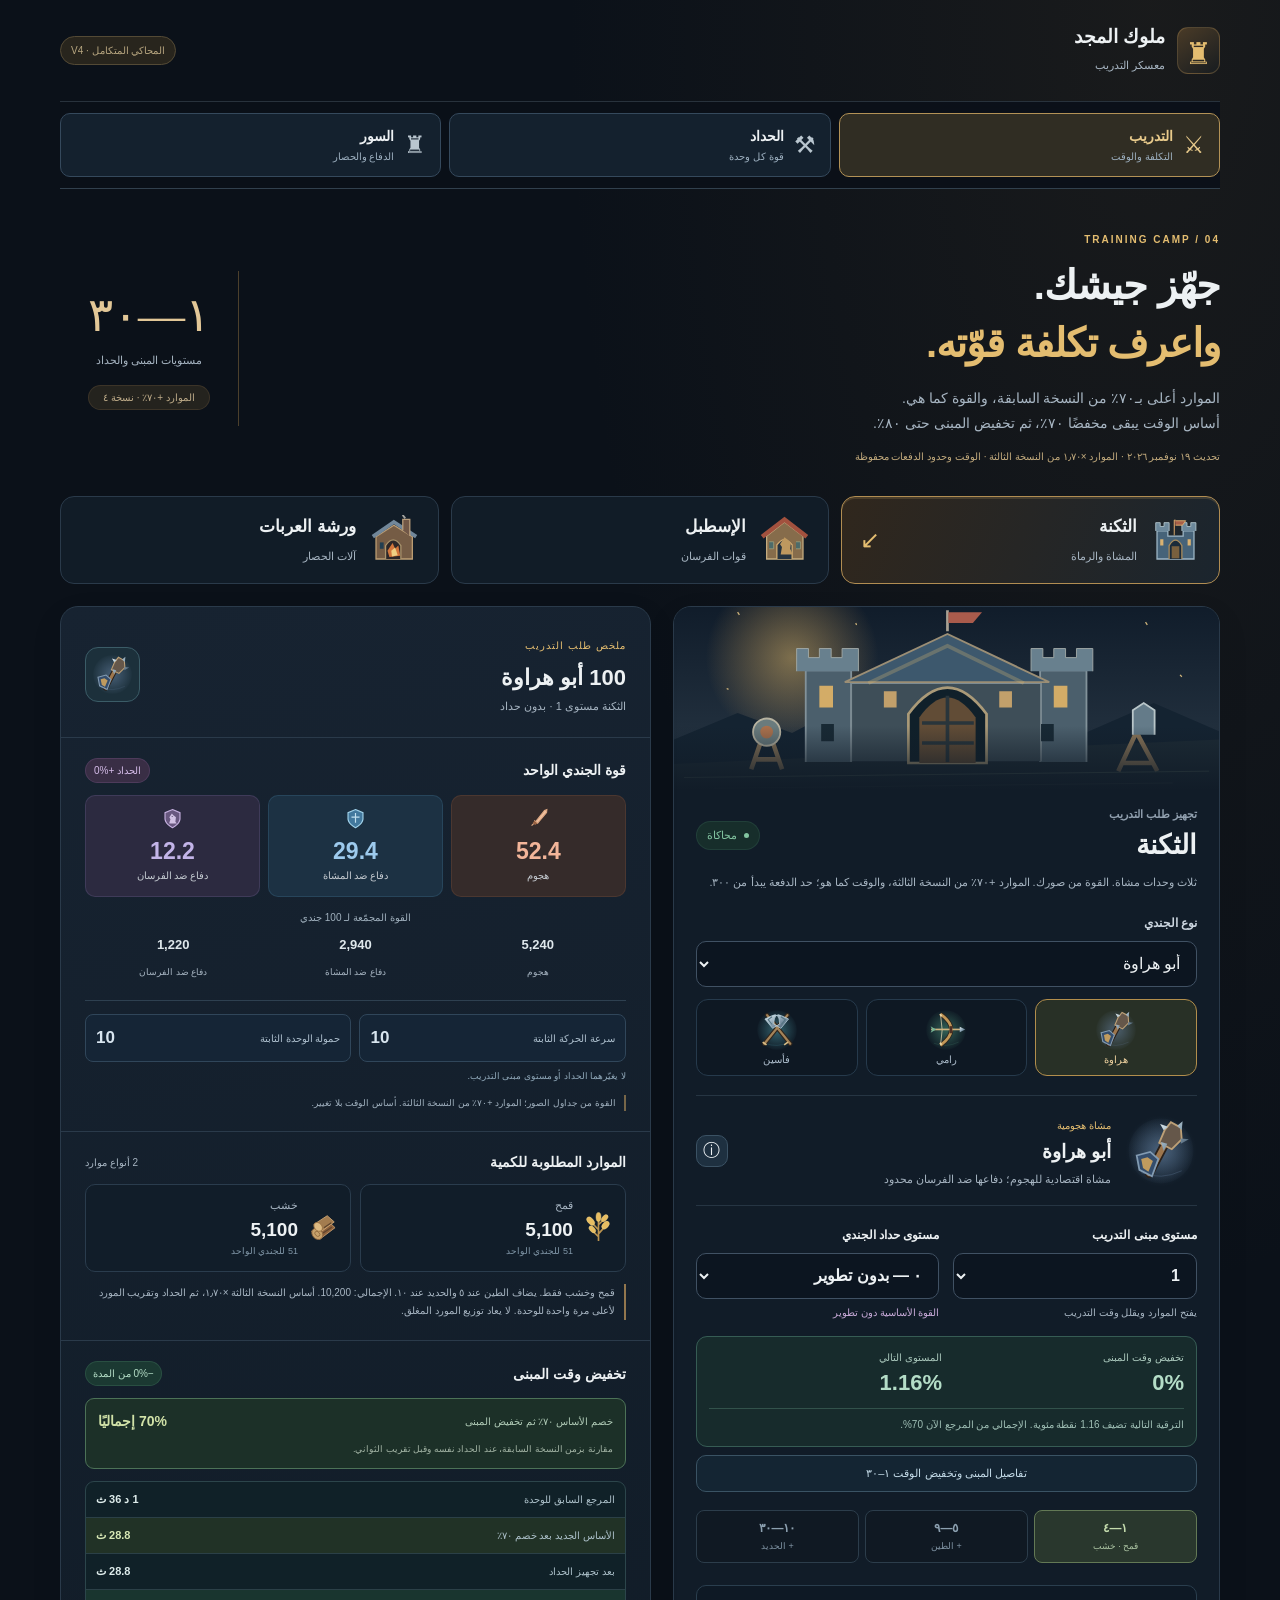
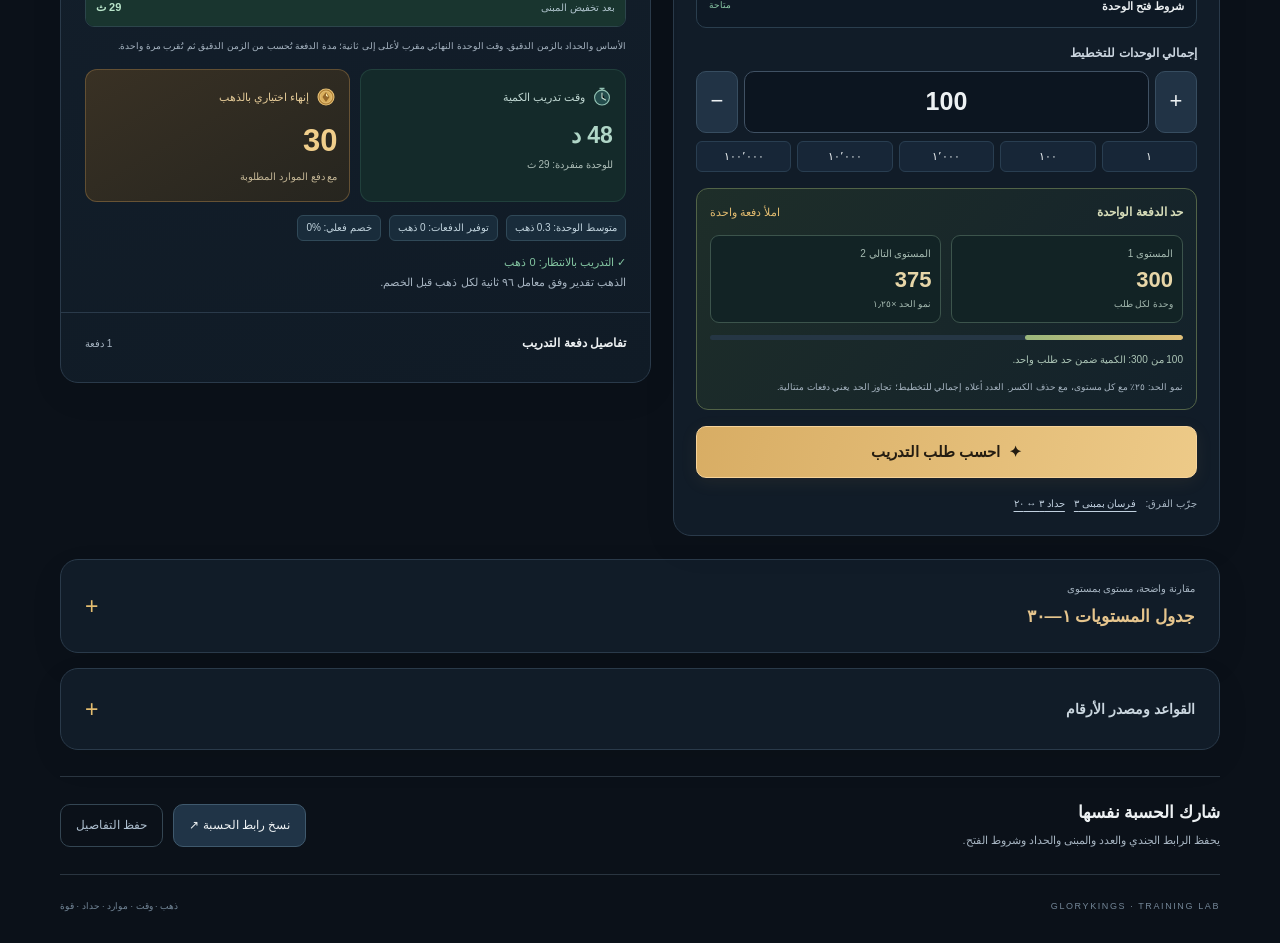
<file: battle-simulator/training.html>
<!doctype html>
<html lang="ar" dir="rtl">
<head>
<meta charset="utf-8">
<meta name="viewport" content="width=device-width, initial-scale=1, viewport-fit=cover">
<meta name="theme-color" content="#0b1119">
<meta name="description" content="محاكي تدريب ملوك المجد: الثكنة والإسطبل وورشة العربات، القوة والحداد والموارد والذهب والوقت والسعة من مستوى 1 إلى 30.">
<meta http-equiv="Content-Security-Policy" content="default-src 'self'; script-src 'self'; style-src 'self' 'unsafe-inline'; img-src 'self' data:; connect-src 'none'; object-src 'none'; base-uri 'none'; form-action 'none'">
<title>ملوك المجد | التدريب والحداد والسور</title>
<link rel="stylesheet" href="training.css?v=20261119.t4">
</head>
<body>
<header class="topbar wrap"><a class="brand" href="./" aria-label="ملوك المجد، محاكي التدريب"><span class="brand-mark" aria-hidden="true">♜</span><span><b>ملوك المجد</b><small>معسكر التدريب</small></span></a><span class="version-badge">المحاكي المتكامل · V4</span></header>
<main class="wrap">
<nav class="simulator-nav" aria-label="أقسام المحاكي"><button id="openTraining" type="button" class="active" aria-pressed="true"><span aria-hidden="true">⚔</span><b>التدريب</b><small>التكلفة والوقت</small></button><button id="openForge" type="button" aria-pressed="false"><span aria-hidden="true">⚒</span><b>الحداد</b><small>قوة كل وحدة</small></button><button id="openWall" type="button" aria-pressed="false"><span aria-hidden="true">♜</span><b>السور</b><small>الدفاع والحصار</small></button></nav>
<section class="intro"><div><p class="eyebrow">TRAINING CAMP / 04</p><h1>جهّز جيشك.<br><span>واعرف تكلفة قوّته.</span></h1><p class="intro-copy">الموارد أعلى بـ٧٠٪ من النسخة السابقة، والقوة كما هي.<br>أساس الوقت يبقى مخفضًا ٧٠٪، ثم تخفيض المبنى حتى ٨٠٪.</p><p class="release-note">تحديث ١٩ نوفمبر ٢٠٢٦ · الموارد ×١٫٧٠ من النسخة الثالثة · الوقت وحدود الدفعات محفوظة</p></div><div class="intro-seal"><span>١—٣٠</span><small>مستويات المبنى والحداد</small><b class="proposal-badge">الموارد +٧٠٪ · نسخة ٤</b></div></section>
<nav class="building-tabs" aria-label="مبنى التدريب"><button type="button" class="building-tab active" data-building="barracks" aria-pressed="true"><span class="building-icon" data-building-icon="barracks"></span><span><b>الثكنة</b><small>المشاة والرماة</small></span><span class="tab-arrow" aria-hidden="true">↙</span></button><button type="button" class="building-tab" data-building="stable" aria-pressed="false"><span class="building-icon" data-building-icon="stable"></span><span><b>الإسطبل</b><small>قوات الفرسان</small></span><span class="tab-arrow" aria-hidden="true">↙</span></button><button type="button" class="building-tab" data-building="workshop" aria-pressed="false"><span class="building-icon" data-building-icon="workshop"></span><span><b>ورشة العربات</b><small>آلات الحصار</small></span><span class="tab-arrow" aria-hidden="true">↙</span></button></nav>
<div class="training-layout">
<section class="panel setup-panel" aria-labelledby="setupTitle">
<div class="camp-scene" id="campScene" aria-hidden="true"></div>
<div class="panel-body"><div class="section-top"><div><p class="overline">تجهيز طلب التدريب</p><h2 id="setupTitle">الثكنة</h2></div><span class="camp-status"><i></i> محاكاة</span></div>
<p id="buildingNote" class="building-note"></p>
<label class="field-label" for="unitSelect">نوع الجندي</label><select id="unitSelect" aria-label="نوع الجندي"></select>
<div id="unitRoster" class="unit-roster" aria-label="وحدات المبنى"></div>
<div class="selected-unit"><button id="selectedUnitArt" class="unit-art art-button" type="button" aria-label="فتح بطاقة الجندي"></button><div class="selected-unit-copy"><span id="unitCategory" class="unit-category"></span><h3 id="unitName"></h3><p id="unitRole"></p></div><button class="round-btn" id="unitDetails" type="button" aria-label="تفاصيل قوة الجندي">ⓘ</button></div>
<div class="level-inputs"><label>مستوى مبنى التدريب<select id="buildingLevel" aria-label="مستوى مبنى التدريب"></select><small>يفتح الموارد ويقلل وقت التدريب</small></label><label>مستوى حداد الجندي<select id="forgeLevel" aria-label="مستوى حداد الجندي"></select><small id="forgeBonusLabel">مكافأة القوة</small></label></div><div id="buildingTimeSummary" class="building-time-summary"></div><button id="buildingDetails" class="building-detail-btn" type="button">تفاصيل المبنى وتخفيض الوقت ١–٣٠</button>
<div class="era-track" aria-label="مراحل موارد التدريب"><button type="button" data-level="4"><b>١—٤</b><span>قمح · خشب</span></button><button type="button" data-level="5"><b>٥—٩</b><span>+ الطين</span></button><button type="button" data-level="10"><b>١٠—٣٠</b><span>+ الحديد</span></button></div>
<details class="unlock-options"><summary>شروط فتح الوحدة <span id="unlockSummary"></span></summary><div class="unlock-options-body"><div class="level-inputs"><label>مستوى القلعة<select id="castleLevel" aria-label="مستوى القلعة"></select></label><label>مستوى قصر الأبطال<select id="heroPalaceLevel" aria-label="مستوى قصر الأبطال"></select></label></div><p class="mini-note">فتح الوحدة منفصل عن مرحلة موارد مبنى التدريب. يمكن معاينة تكلفة الوحدة المغلقة دون اعتبارها متاحة للتدريب.</p><div id="unlockStatus"></div></div></details>
<div class="count-top"><label class="field-label" for="trainCount">إجمالي الوحدات للتخطيط</label></div><div class="count-control"><button id="decreaseCount" type="button" aria-label="تقليل عدد الوحدات">−</button><input id="trainCount" type="text" inputmode="numeric" value="500" autocomplete="off" aria-label="عدد وحدات التدريب"><button id="increaseCount" type="button" aria-label="زيادة عدد الوحدات">+</button></div>
<div class="quantity-presets"><button type="button" data-count="1">١</button><button type="button" data-count="100">١٠٠</button><button type="button" data-count="1000">١٬٠٠٠</button><button type="button" data-count="10000">١٠٬٠٠٠</button><button type="button" data-count="100000">١٠٠٬٠٠٠</button></div>
<section class="capacity-box" aria-label="حد دفعة التدريب"><div class="capacity-box-heading"><b>حد الدفعة الواحدة</b><button id="fillCapacity" class="text-btn" type="button">املأ دفعة واحدة</button></div><div class="capacity-summary" id="capacitySummary"></div><p class="mini-note">نمو الحد: ٢٥٪ مع كل مستوى، مع حذف الكسر. العدد أعلاه إجمالي للتخطيط؛ تجاوز الحد يعني دفعات متتالية.</p></section>
<button id="calculateTraining" class="primary-btn" type="button"><span aria-hidden="true">✦</span> احسب طلب التدريب</button><p id="trainingError" class="error" role="alert" hidden></p>
<div class="try-row"><span>جرّب الفرق:</span><button id="cavalryExample" type="button">فرسان بمبنى ٣</button><button id="forgeExample" type="button">حداد ٣ ↔ ٢٠</button></div>
</div></section>
<section class="panel quote-panel" aria-label="نتيجة حسبة التدريب"><div id="quotePanel" aria-live="polite"></div></section>
</div>
<section class="panel levels-panel"><details id="allLevels"><summary><span><small>مقارنة واضحة، مستوى بمستوى</small><b>جدول المستويات ١—٣٠</b></span><span class="summary-plus" aria-hidden="true">+</span></summary><div class="level-content"><div class="level-settings"><label>محور المقارنة<select id="levelsAxis" aria-label="محور مقارنة المستويات"><option value="building">مستوى مبنى التدريب</option><option value="forge">مستوى حداد الجندي</option></select></label><p id="levelsContext"></p></div><p class="mini-note">افتح أي مستوى لتشاهد توزيع الموارد والقوة. العدد والنوع ثابتان للمقارنة.</p><div class="level-legend"><span>المستوى</span><span>الموارد الإجمالية</span><span>الذهب الاختياري</span></div><div id="levelsGrid"></div></div></details></section>
<section class="panel help-panel"><details><summary><span>القواعد ومصدر الأرقام</span><span class="summary-plus" aria-hidden="true">+</span></summary><div class="help-content"><h3>الموارد +٧٠٪ من النسخة الثالثة، والوقت ثابت</h3><p>نزيد أساس الموارد الدقيق للنسخة الثالثة ×١٫٧٠ قبل التقريب: مرجع النسخة الثانية ×٠٫٣٠ ×١٫٧٠ = المرجع ×٠٫٥١. الوقت يحتفظ بمعامله ×٠٫٣٠؛ القوة والحركة والحمولة ومراحل الموارد والحداد لا تتغير.</p><p>تكلفة المورد للوحدة = تقريب لأعلى لـ(تكلفته المرجعية ×٠٫٥١ ×معامل الحداد)، ثم نضربها في العدد. لا نزيد التكلفة المقربة سابقًا. مثال أبو هراوة دون حداد: القمح والخشب ٥١ لكل منهما، الطين ٢٥٫٥ ← ٢٦، والحديد ١٢٫٧٥ ← ١٣. عند حداد ٣: الحديد ١٢٫٧٥ ×١٫١٨ =١٥٫٠٤٥ ← ١٦.</p><h3>تكلفة الموارد تتراكم عند فتحها</h3><p>مبنى ١–٤: قمح وخشب. مبنى ٥–٩: يضاف الطين. مبنى ١٠–٣٠: يضاف الحديد. القمح والخشب لا ينقصان عند فتح مورد جديد؛ السعر المحدد لكل منهما مستقل.</p><p>قراءة المرجع: «١٠٠ قمح وخشب» تعني ١٠٠ قمح و١٠٠ خشب في مرجع النسخة الثانية؛ أساس النسخة الحالية ٥١ لكل منهما قبل الحداد. قاعدة الحديد عند ١٠ مطبقة على الجميع، بما فيها فارس الجمل؛ ذكر الحديد عند فتحه في ٧ يتعارض معها، لذلك تبقى قاعدة الموارد العامة هي المستخدمة.</p><h3>الحداد: بدون تطوير ثم ١–٣٠</h3><p>القوة الموجودة في الصور هي الأساس بدون حداد؛ أوقات الصور أصبحت المرجع قبل خصم ٧٠٪. مستوى ١ يعطي +٥٪، ومستوى ٢ +١٠٪، وحتى +١٥٠٪ عند ٣٠. كل مستوى يزيد تجهيز الموارد ٦٪ وجهد التدريب ٤٪ من الأساس؛ هذان المعاملان من مقترح الموازنة السابق.</p><h3>تخفيض مدة التدريب</h3><p>مستوى المبنى ١ لا يضيف تخفيضًا بعد خصم الأساس ٧٠٪. يرتفع تخفيض المبنى تدريجيًا حتى ٨٠٪ عند ٣٠؛ أي تبقى ٢٠٪ من المدة الجديدة بعد أثر الحداد. بالمقارنة مع مرجع النسخة السابقة وعند الحداد نفسه: يبقى ٦٪ من الوقت، أي تخفيض كلي ٩٤٪. الزيادة في التخفيض تكبر مع كل مستوى. تفاصيل كل مبنى تعرض جدول الثلاثين مستوى والوقت الفعلي.</p><p class="formula-note" dir="ltr">x = (L − 1) / 29 · reduction = 0.80 × (0.40x + 0.60x²)</p><h3>الحركة والحمولة ثابتتان</h3><p>المشاة: سرعة ١٠ وحمولة ١٠. الفرسان: سرعة ٢٠ وحمولة ٢٠. الحصار: سرعة ٣ وحمولة ٣٠. الحداد ومستوى المبنى لا يغيّران هذه القيم. لم يحدد المرجع وحدة قياس السرعة؛ نعرض قيمة اللعبة كما هي.</p><h3>الفتح والمباني</h3><p>فارس العرب يتطلب قصر الأبطال ٣، وفارس الجمل ٧، وسلاح الفرسان ١٠. ورشة العربات تفتح عند قلعة ١٠، وهي قراءة سياقية لمستوى الفتح المذكور. مورد الطلب يتبع مستوى مبنى التدريب نفسه، لا مستوى قصر الأبطال. أسعار المستوى المنخفض للوحدة المتقدمة هي معاينة للتكلفة عند ذلك المبنى.</p><h3>الذهب والدفعات</h3><p>التدريب بالانتظار: صفر ذهب مع دفع الموارد. الإنهاء بالذهب اختياري ويحتفظ بمتطلبات الموارد. التحويل ثابت: ٩٦ ثانية عمل = ذهب واحد قبل الخصم. يقل الذهب بسبب الوقت الجديد فقط؛ لم نغيّر معامل الذهب أو شرائح الخصم. أقل مبلغ للدفعة بعد التقريب ذهب واحد.</p><p>خصم هامشي داخل كل دفعة: أول ١٠٠ بلا خصم، ثم ٢٪ حتى ١٬٠٠٠، و٥٪ حتى ٥٬٠٠٠، و١٠٪ حتى ١٠٬٠٠٠، و١٥٪ حتى ٥٠٬٠٠٠، و٢٠٪ لما بعدها. لا يمتد خصم الشريحة الأخيرة إلى كامل الطلب. التقريب لأعلى مرة لكل دفعة.</p><p>إذا تجاوز العدد حد الدفعة، تُقسم الكمية إلى دفعات متتابعة بطابور فارغ، ولا يعامل الإجمالي كطلب واحد مسموح. حد المستوى ١ من الصور الجديدة: الثكنة ٣٠٠، الإسطبل ١٥٠، الورشة ٧٥؛ الحد = حذف كسر (الأساس ×١٫٢٥^(المستوى−١)). عند ٣٠ تصبح الحدود ١٩٣٬٨٧٠ / ٩٦٬٩٣٥ / ٤٨٬٤٦٧. استخدمنا الصور الجديدة للسعات فقط، وبقي منحنى تخفيض الوقت السابق.</p><h3>المصادر والاقتراحات</h3><p>المشاة والفرسان: قوة الصور مع أسماء ملوك المجد. أوقات مرجع النسخة الثانية ×٠٫٣٠، وموارده ×٠٫٥١ لجميع الأنواع. رامي الخيل محذوف. الحصار: أصل سعره ووقته من المقترح السابق، وتطبق عليه المعاملات نفسها؛ قوة اشتباكه محفوظة. منحنى التخفيض وتسعير الذهب مقترحان للموازنة، ويُعرض مصدرهما في التفاصيل.</p><p>هذه نسخة محاكاة للمراجعة، لا تسحب موارد أو ذهبًا ولا تبدأ تدريبًا في حساب اللاعب. التدريب والحداد والسور في هذه الصفحة يستخدمون قائمة الجنود الثمانية نفسها. حساب السور مشروط بنتيجة المعركة والآلات الناجية التي تدخلها؛ لا يولّد نتيجة قتال أو تقرير خسائر.</p></div></details></section>
<section class="share-panel"><div><h2>شارك الحسبة نفسها</h2><p>يحفظ الرابط الجندي والعدد والمبنى والحداد وشروط الفتح.</p></div><div class="share-actions"><button id="shareTraining" type="button" class="secondary-btn">نسخ رابط الحسبة ↗</button><button id="downloadQuote" type="button" class="quiet-btn">حفظ التفاصيل</button></div><input id="shareOutput" type="text" readonly aria-label="رابط مشاركة حسبة التدريب" hidden></section>
</main>
<footer class="wrap footer"><span>GLORYKINGS · TRAINING LAB</span><span>ذهب · وقت · موارد · حداد · قوة</span></footer>
<dialog id="unitDialog" aria-labelledby="unitDialogTitle"><div class="dialog-head"><div><small>بطاقة القوة</small><h2 id="unitDialogTitle"></h2></div><button class="round-btn" data-close="unitDialog" aria-label="إغلاق تفاصيل الجندي">×</button></div><div id="unitDialogContent"></div></dialog>
<dialog id="buildingDialog" aria-labelledby="buildingDialogTitle"><div class="dialog-head"><div><small>تفاصيل مبنى التدريب</small><h2 id="buildingDialogTitle"></h2></div><button class="round-btn" data-close="buildingDialog" aria-label="إغلاق تفاصيل المبنى">×</button></div><div id="buildingDialogContent"></div></dialog>
<dialog id="forgeDialog" aria-labelledby="forgeDialogTitle"><div class="dialog-head"><div><small>منظومة الحداد</small><h2 id="forgeDialogTitle">قوة الجندي وتكلفة تجهيزه</h2></div><button class="round-btn" data-close="forgeDialog" aria-label="إغلاق الحداد">×</button></div><div class="level-inputs forge-controls"><label>الجندي<select id="forgeUnitSelect" aria-label="الجندي في الحداد"></select></label><label>مستوى الحداد<select id="forgeDetailLevel" aria-label="مستوى الحداد في التفاصيل"></select></label></div><div id="forgeDialogContent"></div><button id="applyForge" class="primary-btn" type="button">طبّق على حسبة التدريب</button><button id="shareForge" class="secondary-btn modal-share-btn" type="button">نسخ رابط الحداد</button><input id="forgeShareOutput" class="modal-share-output" type="text" readonly aria-label="رابط مشاركة الحداد" hidden></dialog>
<dialog id="wallDialog" aria-labelledby="wallDialogTitle"><div class="dialog-head"><div><small>الدفاع والحصار</small><h2 id="wallDialogTitle">محاكي السور</h2></div><button class="round-btn" data-close="wallDialog" aria-label="إغلاق السور">×</button></div>
<p class="wall-conditional-note">أدخل نتيجة المعركة والآلات الناجية. هذا القسم يحسب أثر السور وضرره وفق مدخلاتك؛ لا يحاكي القتال ولا يحدد الفائز أو خسائر الجنود.</p>
<div class="level-inputs"><label>مستوى السور<select id="wallLevel" aria-label="مستوى السور"></select></label><label>المتانة الحالية<input id="wallHp" type="text" inputmode="numeric" value="10000" aria-label="متانة السور الحالية"><small id="wallHpLimit"></small></label></div>
<h3 class="dialog-section-title">القوة المدافعة داخل القلعة</h3><label class="field-label" for="wallDefenderUnit">الجندي المدافع</label><select id="wallDefenderUnit" aria-label="الجندي المدافع في السور"></select><div class="level-inputs"><label>عدد المدافعين<input id="wallDefenderCount" type="text" inputmode="numeric" value="100" aria-label="عدد المدافعين في السور"></label><label>حداد المدافع<select id="wallDefenderForge" aria-label="حداد المدافع في السور"></select></label></div><button id="useTrainingDefender" class="building-detail-btn" type="button">استخدم الجندي والعدد والحداد من التدريب</button>
<details class="wall-options" id="wallSiegeOptions"><summary>آلات الحصار ونتيجة المعركة</summary><div class="wall-options-body"><p class="mini-note">الأكباش الواصلة تخفّض مكافأة السور أثناء الاشتباك. الضرر المباشر يعتمد على الفوز والآلات الناجية.</p><label class="wall-checkbox"><input id="wallAttackerWon" type="checkbox">المهاجم فاز بالمعركة وفق النتيجة التي أدخلها</label><div class="level-inputs"><label>الأكباش الواصلة<input id="wallArrivingRams" type="text" inputmode="numeric" value="0" aria-label="الأكباش الواصلة"></label><label>حداد الأكباش<select id="wallRamForge" aria-label="حداد أكباش الحصار"></select></label></div><div class="level-inputs"><label>الأكباش الناجية<input id="wallSurvivingRams" type="text" inputmode="numeric" value="0" aria-label="الأكباش الناجية"></label><label>المقاليع الناجية<input id="wallSurvivingCatapults" type="text" inputmode="numeric" value="0" aria-label="المقاليع الناجية"></label></div><label class="field-label" for="wallCatapultForge">حداد المقاليع</label><select id="wallCatapultForge" aria-label="حداد المقاليع"></select></div></details>
<details class="wall-options" id="wallDamageBudget"><summary>ضرر الهجمات السابقة ضمن حدود الحماية</summary><div class="wall-options-body"><p class="mini-note">أدخل الضرر السابق الذي استهلك حد الدقيقة وحد الساعة. اتركهما صفرًا عند اختبار هجمة منفردة دون ضرر سابق. ضرر الدقيقة جزء من ضرر الساعة، لذلك يجب ألا يتجاوزه.</p><div class="level-inputs"><label>ضرر مباشر خلال ٦٠ ثانية<input id="wallUsedDirect" type="text" inputmode="numeric" value="0" aria-label="ضرر سابق خلال ستين ثانية"></label><label>ضرر خلال الساعة<input id="wallUsedHour" type="text" inputmode="numeric" value="0" aria-label="ضرر سابق خلال الساعة"></label></div></div></details>
<button id="calculateWall" class="primary-btn" type="button">احسب الدفاع وضرر السور</button><p id="wallError" class="error" role="alert" hidden></p><div id="wallResult" aria-live="polite"></div><button id="shareWall" class="secondary-btn modal-share-btn" type="button">نسخ رابط حسبة السور</button><button id="downloadWall" class="quiet-btn modal-share-btn" type="button">حفظ تفاصيل السور</button><input id="wallShareOutput" class="modal-share-output" type="text" readonly aria-label="رابط مشاركة السور" hidden></dialog>
<div id="toast" role="status" hidden></div><noscript>يلزم تفعيل JavaScript لتشغيل محاكي التدريب.</noscript>
<script type="module" src="training-ui.mjs?v=20261119.t4"></script>
</body></html>
</file>
<file: battle-simulator/style.css>
:root{color-scheme:dark;--bg:#0b111a;--surface:#131f2c;--panel:#172737;--border:#304456;--text:#edf3f5;--muted:#a8b9c7;--gold:#e8c27c;--blue:#80c1ee;--red:#f5a28e;--green:#91d5ac;--purple:#c1a5ef}*{box-sizing:border-box}html{font-size:16px;scroll-behavior:smooth}body{margin:0;background:radial-gradient(ellipse at 82% 0,#253748 0,transparent 38%),var(--bg);color:var(--text);font-family:Tahoma,Arial,sans-serif;line-height:1.75;overflow-wrap:anywhere}button,input,select{font:inherit}button,a,input,select,summary{touch-action:manipulation}button{cursor:pointer;color:var(--text);border:1px solid var(--border);background:#203345;border-radius:10px;min-height:44px;padding:8px 15px;font-weight:700}button:hover{border-color:var(--gold);background:#294359}button:disabled{opacity:.45;cursor:not-allowed}button:focus-visible,a:focus-visible,summary:focus-visible{outline:3px solid var(--gold);outline-offset:2px}input,select{width:100%;min-width:0;min-height:44px;border:1px solid #466077;background:#0e1924;color:var(--text);border-radius:8px;padding:8px;font-size:16px}input[type=number]{direction:ltr;text-align:center;font-variant-numeric:tabular-nums;appearance:textfield}input::-webkit-inner-spin-button{appearance:none}input:focus,select:focus{outline:2px solid #9cb9d0}input:invalid{border-color:#d2937e}label{display:block;font-size:.82rem;color:var(--muted)}label input,label select{margin-top:5px}.topbar{max-width:1120px;margin:auto;display:flex;align-items:center;justify-content:space-between;padding:20px 24px;border-bottom:1px solid var(--border)}a{color:var(--gold)}.brand{display:flex;align-items:center;gap:10px;color:var(--text);font-size:1.1rem;font-weight:bold;text-decoration:none}.brand small{display:block;color:var(--muted);font-size:.65rem;letter-spacing:.03em}.crest{display:grid;place-items:center;background:#253442;border:1px solid #977c4c;border-radius:15px;color:var(--gold);font-size:30px;width:50px;height:50px}.quiet{background:transparent;color:var(--muted)}main{max-width:1060px;margin:auto;padding:0 20px 32px}.intro{position:relative;overflow:hidden;padding:40px 8px 25px;min-height:240px}.eyebrow{letter-spacing:.16em;font-size:.65rem;direction:ltr;display:inline-block;color:var(--gold);font-weight:700}h1{font-size:clamp(2.1rem,4vw,3.5rem);line-height:1.3;margin:12px 0}h1 span{color:var(--gold)}h2{font-size:1.14rem;margin:0}h3{font-size:1rem;margin:4px 0 12px}p{margin:8px 0;font-size:.9rem;color:var(--muted)}.intro p{position:relative;z-index:1}.intro-emblem{position:absolute;font-size:180px;left:40px;top:10px;opacity:.12;color:var(--gold);transform:rotate(-10deg)}.pill{display:inline-block;font-size:.68rem;color:var(--gold);border:1px solid #796843;background:#382e1c55;padding:5px 10px;border-radius:30px}.notice{font-size:.8rem;color:#d1bd96;background:#312a1d80;border-right:3px solid #c99f57;border-radius:7px;padding:12px 16px;margin:0 0 20px}.panel{padding:22px;background:linear-gradient(135deg,#192838,#111e2b);border:1px solid var(--border);border-radius:17px;margin:16px 0;min-width:0;box-shadow:0 15px 40px #0002}.section-title{display:flex;align-items:flex-start;gap:12px;margin-bottom:16px}.section-title p{font-size:.76rem;margin:3px 0}.step{color:var(--gold);font-family:Georgia,serif;font-size:1.3rem;border-bottom:1px solid #716244}.presets,.toolbar{display:flex;flex-wrap:wrap;gap:8px}.presets{margin-bottom:16px}.presets button{font-size:.76rem;min-height:38px;padding:6px 10px;background:#17232d}.names,.field-grid{display:grid;grid-template-columns:1fr 1fr;gap:14px}.names{margin:12px 0}.att{color:var(--red)}.def{color:var(--blue)}.bulk{display:grid;grid-template-columns:1fr 1fr auto auto;gap:10px;align-items:end;margin:12px 0 24px}.bulk button{font-size:.8rem}.army-header,.army-row{display:grid;grid-template-columns:minmax(100px,1fr) 1fr 1fr;align-items:center;gap:15px}.army-header{font-size:.8rem;text-align:center;background:#0c1723;padding:10px;border-radius:10px 10px 0 0;font-weight:bold}.army-row{padding:10px;border-bottom:1px solid #30445670}.army-row:nth-child(2n){background:#22384a40}.army-unit{display:flex;align-items:center;gap:9px}.army-unit strong{display:block;font-size:.85rem}.army-unit small{font-size:.65rem;color:var(--muted)}.unit-icon{padding:0;display:grid;place-items:center;flex-shrink:0;width:42px;height:42px;min-height:42px;font-size:25px;border:1px solid #8e774a80;border-radius:11px;background:radial-gradient(ellipse at 30% 15%,#745c35,#1c2936 75%);box-shadow:inset 0 0 10px #ffffff08}.unit-icon[data-family=cavalry]{background:radial-gradient(ellipse at 30% 15%,#36567f,#192330 75%)}.unit-icon[data-family=siege]{background:radial-gradient(ellipse at 30% 15%,#704059,#192330 75%)}.army-cell{display:grid;grid-template-columns:minmax(0,1fr) 74px;gap:6px}.army-cell label{font-size:.6rem}.army-cell input{margin-top:2px}.army-cell select{font-size:14px;margin-top:2px;padding:6px 3px}.army-cell.attacker input{border-color:#9b685b88}.army-cell.defender input{border-color:#648db388}.mini-help{font-size:.72rem;color:var(--muted);margin-top:14px}.settings-grid{display:grid;grid-template-columns:1fr 1fr;gap:18px}.settings-grid .panel{margin-top:0}.wall-summary{padding:12px;border:1px solid #6b644c;background:#38331c30;border-radius:10px;margin-top:12px;color:var(--gold);font-size:.85rem}.wall-bar,.bar{height:8px;background:#070e16;border:1px solid #355061;border-radius:20px;overflow:hidden;margin:9px 0}.wall-bar i,.bar i{display:block;height:100%;background:linear-gradient(90deg,#498570,#a4d4b3);border-radius:20px}.switch{display:flex;gap:8px;align-items:center;margin:14px 0;color:var(--text);font-size:.85rem}.switch input{width:19px;height:19px;min-height:0;margin:0;accent-color:var(--gold)}details{border-top:1px solid var(--border);padding:12px 0 0;margin-top:16px}summary{cursor:pointer;color:var(--gold);font-size:.86rem;font-weight:bold;padding:6px 0}details p{font-size:.76rem}.resource-header,.resource-row{display:grid;grid-template-columns:60px 1fr 1fr;align-items:center;gap:8px}.resource-header{font-size:.65rem;color:var(--muted);text-align:center;margin-bottom:5px}.resource-row{margin:8px 0}.resource-name{font-size:.75rem}.resource-name span{display:block;font-size:21px}.cargo-grid{display:grid;grid-template-columns:repeat(3,minmax(0,1fr));gap:9px;margin:12px 0}.warning{color:#edc385!important}.coming{margin-top:20px;border:1px dashed #73618a;border-radius:12px;padding:13px;background:#3e2e522e}.coming span{font-weight:bold;color:var(--purple)}.coming b{float:left;background:#4a3b63;color:#eadfff;border-radius:20px;padding:3px 10px;font-size:.7rem}.coming p{font-size:.76rem}.primary{background:linear-gradient(130deg,#f1d29a,#c69b50);color:#211d17;border-color:#e6c07c;font-weight:bold}.primary:hover{color:#17130f;background:#e8c182}.sticky-action{position:sticky;bottom:0;z-index:5;background:#0a111be8;backdrop-filter:blur(12px);border:1px solid #4d5160;padding:12px;display:flex;gap:10px;border-radius:14px;margin:18px 0;padding-bottom:max(12px,env(safe-area-inset-bottom))}.sticky-action button{flex:1;min-height:50px}.error{padding:14px;background:#542f30;border:1px solid #e39b97;border-radius:10px;color:#fff}.result-card{border-color:#9b8050;position:relative}.result-card h2{color:var(--gold);font-size:1.45rem}.result-card .metrics{margin-top:15px}.metrics{display:grid;grid-template-columns:repeat(4,minmax(0,1fr));gap:8px}.metric{background:#0b1823;border:1px solid #354555;border-radius:10px;padding:12px 8px;text-align:center}.metric small{font-size:.65rem;color:var(--muted);display:block}.metric strong{font-size:1.1rem;font-variant-numeric:tabular-nums;direction:ltr;display:block}.button-like{min-height:44px;padding:8px 14px;border:1px solid var(--border);border-radius:10px;background:#203345;cursor:pointer;color:var(--text);font-weight:bold;font-size:.85rem}footer{padding:32px 3px;text-align:center;color:var(--muted)}footer span{font-size:.65rem;letter-spacing:.15em}footer p,footer a,footer small{font-size:.7rem;display:block}dialog{max-height:93dvh;background:var(--bg);color:var(--text);border:1px solid #68717b;border-radius:20px;padding:22px;box-shadow:0 20px 80px #0009;max-width:calc(100vw - 16px);overflow-y:auto;overscroll-behavior:contain}dialog::backdrop{background:#01060bd9;backdrop-filter:blur(5px)}.report-dialog{width:1000px}.unit-dialog{width:620px}.dialog-head{display:flex;align-items:center;justify-content:space-between;gap:12px;border-bottom:1px solid var(--border);padding-bottom:12px;position:sticky;top:-22px;background:var(--bg);z-index:3}.close{font-size:26px;line-height:1;width:44px;height:44px;flex-shrink:0;padding:0}.report-controls{display:flex;align-items:end;gap:8px;padding:16px 0;flex-wrap:wrap}.report-controls label{flex:1;min-width:180px}.report-controls button{font-size:.78rem}.report-banner{display:grid;grid-template-columns:1fr 75px 1fr;border:1px solid #866c46;border-radius:14px;overflow:hidden;background:linear-gradient(90deg,#183e5e,#1d2532 50%,#59372f);margin:12px 0}.report-person{text-align:center;padding:18px 8px}.report-person span{font-size:28px;display:block}.report-person strong{font-size:1rem;display:block}.report-person small{font-size:.65rem;display:block;color:#d6dfe6}.versus{display:flex;align-items:center;justify-content:center;flex-direction:column;color:var(--gold);font-weight:bold;font-size:1.8rem}.versus small{font-size:.65rem}.report-status{background:#293a26;color:#bfe4b6;padding:10px 14px;border-radius:8px;font-size:.8rem}.report-status.hidden-info{background:#3f3326;color:#e3c697}.section-band{font-size:.9rem;color:var(--gold);padding:10px 12px;background:linear-gradient(90deg,#283542,#2b3032);border:1px solid #5e5b4a;border-radius:8px;margin-top:18px;font-weight:bold}.comparison{width:100%;border-collapse:collapse;table-layout:fixed;font-size:.82rem;margin-top:8px}.comparison th,.comparison td{padding:10px 7px;border-bottom:1px solid #33455566;text-align:center;vertical-align:middle}.comparison th:first-child,.comparison td:first-child{text-align:right;width:40%;color:var(--muted)}.comparison th{font-size:.7rem;background:#101b26;color:var(--text)}.comparison tr:nth-child(even){background:#1a2c3c66}.num{font-variant-numeric:tabular-nums;direction:ltr;unicode-bidi:isolate;display:inline-block}.good{color:var(--green)}.bad{color:var(--red)}.gold{color:var(--gold)}.muted{color:var(--muted)}.locked{color:#9bafbd;letter-spacing:.06em}.hint{display:block;font-size:.65rem;color:var(--muted)}.troop-report{width:100%;table-layout:fixed;border-collapse:collapse;font-size:.72rem;margin:10px 0}.troop-report th,.troop-report td{text-align:center;border:1px solid #314252;padding:7px 1px;font-variant-numeric:tabular-nums}.troop-report th:first-child,.troop-report td:first-child{width:90px;font-size:.65rem;padding:5px}.troop-report td{direction:ltr}.troop-report thead th{background:#223343}.troop-report .unit-icon{width:100%;min-width:0;height:37px;min-height:37px;border-radius:5px;font-size:22px}.troop-report tr:nth-child(2n){background:#172737}.unit-nav{display:grid;grid-template-columns:repeat(9,minmax(0,1fr));gap:6px;margin:12px 0}.unit-nav .unit-icon{width:100%;min-width:0}.unit-nav .active{outline:2px solid var(--gold)}.resource-loot{display:grid;grid-template-columns:repeat(4,minmax(0,1fr));gap:8px;margin:14px 0}.resource-tile{text-align:center;padding:12px 6px;background:#172737;border:1px solid #405369;border-radius:12px}.resource-tile i{display:block;font-size:25px;font-style:normal}.resource-tile strong{display:block;font-size:.9rem}.resource-tile small{font-size:.66rem;color:var(--muted)}.formula{direction:ltr;text-align:left;unicode-bidi:isolate;font-family:ui-monospace,monospace;font-size:.78rem;padding:10px;background:#09151f;border-radius:7px;overflow-wrap:anywhere}.report-note{font-size:.74rem;padding:10px;color:var(--muted);background:#152232;border-radius:8px;margin:12px 0}.summary-grid{display:grid;grid-template-columns:1fr 1fr;gap:12px}.unit-heading{display:flex;gap:12px;align-items:center;margin:15px 0}.unit-heading .unit-icon{width:60px;height:60px;font-size:36px}.guide-box{padding:14px 0;border-bottom:1px solid var(--border)}.guide-box h3{color:var(--gold)}#shareOutput{direction:ltr;font-size:.75rem;margin-top:12px}#toast{position:fixed;bottom:100px;left:50%;transform:translateX(-50%);padding:13px 20px;background:#e8d6ac;color:#152331;border-radius:12px;box-shadow:0 8px 40px #0008;z-index:30;width:max-content;max-width:90vw;font-size:.85rem}[hidden]{display:none!important}@media(max-width:740px){main{padding:0 10px 20px}.topbar{padding:12px}.intro{padding:25px 7px 20px;min-height:220px}.intro-emblem{left:8px;font-size:150px}.panel{padding:15px;border-radius:13px}.settings-grid{grid-template-columns:1fr;gap:0}.bulk{grid-template-columns:1fr 1fr}.army-header,.army-row{grid-template-columns:78px minmax(0,1fr) minmax(0,1fr);gap:8px;padding:8px 4px}.army-unit{flex-direction:column;gap:3px;justify-content:center;text-align:center}.army-unit strong{font-size:.67rem;line-height:1.3}.army-unit small{display:none}.army-cell{grid-template-columns:minmax(0,1fr) 48px;gap:4px}.army-cell select{padding:3px 0}.army-cell label{font-size:.57rem}.army-cell input{padding:6px 2px}.army-header{font-size:.7rem}.names{gap:8px}.army-row .unit-icon{width:35px;height:35px;min-height:35px;font-size:23px}.presets{gap:6px}.presets button{font-size:.66rem;padding:5px 8px}.sticky-action{padding:9px;gap:7px}.sticky-action button{font-size:.8rem;padding:8px}.metrics{grid-template-columns:1fr 1fr}.metric strong{font-size:1rem}.report-dialog{width:100%;padding:12px;border-radius:14px}.dialog-head{top:-12px}.report-controls{gap:6px}.report-controls label{flex-basis:100%}.report-controls button{flex:1}.report-banner{grid-template-columns:1fr 45px 1fr}.report-person{padding:13px 5px}.report-person strong{font-size:.8rem}.versus{font-size:1.3rem}.comparison{font-size:.73rem}.comparison td{padding:8px 4px}.comparison th:first-child,.comparison td:first-child{width:40%}.troop-report th:first-child,.troop-report td:first-child{width:58px;font-size:.5rem}.troop-report{font-size:.56rem}.troop-report .unit-icon{font-size:17px;height:32px;min-height:32px;border:none;background:none}.troop-report th,.troop-report td{padding:6px 0}.unit-nav{gap:3px}.unit-nav .unit-icon{min-height:32px;height:32px;font-size:20px;border-radius:5px}.resource-loot{gap:4px}.resource-tile{padding:9px 3px}.resource-tile strong{font-size:.73rem}.resource-tile i{font-size:21px}.summary-grid{gap:7px}.field-grid{gap:9px}.notice{font-size:.7rem;padding:10px}.brand{font-size:.9rem}.brand small{font-size:.58rem}.unit-dialog{padding:14px}.unit-dialog .dialog-head{top:-14px}.resource-header,.resource-row{grid-template-columns:50px 1fr 1fr;gap:6px}.coming{padding:11px}.coming span{font-size:.83rem}}@media(max-width:360px){.army-header,.army-row{grid-template-columns:64px minmax(0,1fr) minmax(0,1fr);gap:5px}.army-cell{grid-template-columns:minmax(0,1fr) 42px;gap:3px}.panel{padding:11px}.army-cell input{font-size:16px}.troop-report th:first-child,.troop-report td:first-child{width:49px}.troop-report .unit-icon{font-size:15px}.troop-report{font-size:.5rem}.unit-nav .unit-icon{font-size:17px}.report-person strong{font-size:.74rem}}@media(prefers-reduced-motion:reduce){html{scroll-behavior:auto}}@media print{body{background:white;color:black}main,.topbar,.report-controls,.close{display:none}dialog[open]{position:static;max-height:none;width:100%;max-width:100%;border:0;background:white;color:black}.comparison td,.report-note,p{color:#333}.report-banner{background:#eee}.troop-report{font-size:10px}.unit-icon{background:#eee;color:black}dialog::backdrop{display:none}}

/* V3: troop accounting, hospital and recruitment economy */
.lab-nav{display:flex;flex-wrap:wrap;gap:8px;margin:12px 0}.lab-nav a{flex:1;text-align:center;padding:11px 7px;background:#152333;border:1px solid #3e5061;border-radius:10px;text-decoration:none;font-weight:700;font-size:.8rem}.lab-nav a:hover{border-color:var(--gold)}section[id]{scroll-margin-top:18px}.section-title .pill{margin-right:auto;white-space:nowrap}.heal{color:#83ddd0}.hospital-panel{border-color:#3e6866;background:linear-gradient(135deg,#173338,#111e2b)}.hospital-inputs{display:grid;grid-template-columns:1fr 1fr;gap:15px}.side-hospital{border:1px solid #42566b;border-radius:12px;padding:16px;min-width:0;background:#101b2880}.attacker-side{border-color:#9b64504f}.defender-side{border-color:#487b9b80}.hospital-summary{font-size:.78rem;margin-top:12px;display:flex;flex-wrap:wrap;gap:9px;justify-content:space-between}.hospital-summary .bar{width:100%;margin:0}.hospital-summary small{width:100%}.level-capacity-grid{display:grid;grid-template-columns:repeat(5,minmax(0,1fr));gap:6px;margin:12px 0}.level-capacity-grid>div{background:#102127;border:1px solid #344f51;border-radius:8px;padding:8px;text-align:center}.level-capacity-grid span{font-size:.66rem;color:var(--muted);display:block}.level-capacity-grid strong{font-size:.82rem;color:#b7e7dc;direction:ltr;display:block}.privacy-callout{font-size:.82rem;background:#112434;border-right:3px solid var(--blue);border-radius:7px;padding:13px 15px;margin-top:15px;color:#c1d5e5}.training-panel{border-color:#6f5f40;background:linear-gradient(130deg,#2b2b24,#152331 70%)}.training-lead{display:flex;align-items:center;gap:12px;margin:10px 0 22px;padding-bottom:12px;border-bottom:1px solid #79664566}.training-lead strong{color:var(--gold);font-size:.9rem}.training-lead p{font-size:.76rem;margin:3px 0}.coin-mark{display:grid;place-items:center;color:#f4d290;border:1px solid #b7985f;border-radius:50%;width:48px;height:48px;flex-shrink:0;background:radial-gradient(circle at 30% 20%,#816d40,#2e281b);font-size:35px;box-shadow:inset 0 0 0 4px #4e3d1f}.training-controls{display:grid;grid-template-columns:repeat(3,minmax(0,1fr));gap:12px;margin:14px 0}.building-levels{display:grid;grid-template-columns:repeat(3,minmax(0,1fr));gap:8px}.quote-heading{display:flex;align-items:center;gap:12px;margin-top:25px}.quote-heading>span{font-size:42px}.quote-heading p{font-size:.77rem;margin:2px 0}.training-factors{display:flex;flex-wrap:wrap;gap:7px;margin:14px 0}.training-factors span{background:#101e2b;border:1px solid #465569;padding:5px 9px;border-radius:20px;font-size:.68rem;color:#c7d3df}.level-compare{display:grid;grid-template-columns:1fr 25px 1fr;gap:6px;margin:20px 0 10px}.level-compare>div{background:#121e2b;border:1px solid #535342;border-radius:12px;padding:13px 9px;text-align:center}.level-compare>div:last-child{border-color:#a28a55}.level-compare small{display:block;font-size:.72rem;color:var(--muted)}.level-compare strong{color:var(--gold);font-size:1.28rem;display:block}.level-compare span:not(.level-arrow){display:block;font-size:.73rem}.level-arrow{align-self:center;justify-self:center;color:var(--gold);font-size:22px}.training-levels{width:100%;table-layout:fixed;border-collapse:collapse;font-size:.75rem;margin-top:12px}.training-levels th,.training-levels td{padding:8px 3px;border-bottom:1px solid #4a53645c;text-align:center;overflow-wrap:anywhere}.training-levels th{color:var(--gold);font-size:.68rem;background:#152334}.training-levels tr:nth-child(2n){background:#1c2c3c77}.training-levels th:first-child{width:12%}.training-levels th:nth-child(4){width:29%}.discount-table th:first-child,.discount-table td:first-child{width:65%}.troop-detail-sides{display:grid;grid-template-columns:1fr;gap:18px;margin:12px 0}.troop-detail-side{border:1px solid;border-radius:12px;overflow:hidden;background:#101d2b}.troop-detail-side.attacker-side{border-color:#9b6450}.troop-detail-side.defender-side{border-color:#42779d}.troop-detail-head{display:flex;justify-content:space-between;align-items:center;gap:10px;padding:10px 13px;font-size:.85rem;border-bottom:1px solid #ffffff18}.attacker-side .troop-detail-head{background:linear-gradient(90deg,#332b25,#85432c);color:#ffe4c8}.defender-side .troop-detail-head{background:linear-gradient(90deg,#172e3d,#245c86);color:#d4eaff}.troop-detail-head b{font-size:.78rem}.detail-troops{width:100%;table-layout:fixed;border-collapse:collapse;font-size:.85rem}.detail-troops td,.detail-troops th{padding:9px 3px;text-align:center;border-bottom:1px solid #32475788;font-variant-numeric:tabular-nums}.detail-troops thead th{font-size:.7rem;color:#bbcbda;font-weight:normal}.detail-troops th:first-child{width:26%}.detail-troops tbody tr:nth-child(2n){background:#24374b55}.detail-troops tbody th{font-weight:normal}.detail-unit{display:flex;align-items:center;gap:8px;text-align:right;padding-right:7px}.detail-unit span{font-size:.75rem}.detail-unit small{display:block;color:#b4a27b;font-size:.62rem}.detail-unit .unit-icon{width:36px;height:36px;min-height:36px;font-size:24px;flex-shrink:0}.detail-troops tfoot{background:#1e3042;font-weight:700}.troop-detail-side>.mini-help,.troop-detail-side>.report-note{margin:0;padding:8px 11px}.hidden-roster{height:90px;color:#bdc9d4}.hidden-roster th{font-size:28px}.hidden-roster small{display:block;font-size:.66rem}.hospital-report,.army-economy{margin:14px 0;border:1px solid #3a5b64;padding:16px;border-radius:12px;background:#11242a}.hospital-report h3 small{color:var(--muted);font-weight:normal;font-size:.7rem}.hospital-report.concealed{border-style:dashed;background:#18232b}.hospital-report.concealed p{font-size:.78rem}.hospital-report h4,.army-economy h4{font-size:.82rem;margin:16px 0 0;color:#b7d6d1}.hospital-report .resource-tile{background:#12262b}.army-economy{background:#172536;border-color:#525541}.cost-pair{display:grid;grid-template-columns:1fr 1fr;gap:10px;font-size:.73rem;margin:12px 0}.cost-pair>span{padding:10px;border:1px solid #435565;border-radius:9px;background:#0d1a24}.cost-pair b{display:block;font-size:.88rem;margin-top:4px}.queue-list{display:flex;flex-wrap:wrap;gap:8px;color:#acbecd;margin:12px 0}.queue-list>span{flex:1;background:#0c192599;padding:7px 9px;border-radius:7px;font-size:.66rem}.queue-list b{display:block;color:#e1e7eb;font-size:.71rem}.report-note+.report-note{margin-top:7px}#trainingError{margin-top:12px}.training-panel .metric strong{font-size:1rem}.training-panel .metric:first-child strong{font-size:.8rem}
@media(max-width:740px){.hospital-inputs{grid-template-columns:1fr;gap:10px}.side-hospital{padding:12px}.level-capacity-grid{grid-template-columns:repeat(3,minmax(0,1fr))}.training-controls{grid-template-columns:1fr 1fr;gap:9px}.training-controls label:first-child{grid-column:1/-1}.section-title{flex-wrap:wrap;gap:8px}.section-title .pill{font-size:.58rem}.training-lead{margin-bottom:14px}.training-factors{gap:4px}.training-factors span{font-size:.62rem;padding:4px 7px}.lab-nav{gap:5px}.lab-nav a{font-size:.7rem;padding:10px 3px;min-width:0}.detail-troops{font-size:.68rem}.detail-troops thead th{font-size:.57rem;padding:10px 0}.detail-troops td{padding:9px 1px}.detail-troops th:first-child{width:26%}.detail-unit{padding-right:2px;gap:3px}.detail-unit .unit-icon{width:28px;height:31px;min-height:31px;font-size:21px;flex-shrink:0;border:none;background:none}.detail-unit span{font-size:.6rem}.detail-unit small{font-size:.5rem}.troop-detail-head{padding:9px;font-size:.75rem}.troop-detail-head b{font-size:.69rem}.hospital-report,.army-economy{padding:11px}.hospital-report .metrics{gap:5px}.hospital-report .metric{padding:10px 4px}.hospital-report .metric small{font-size:.61rem}.hospital-report .metric strong{font-size:.85rem}.hospital-report .resource-tile small,.army-economy .resource-tile small{font-size:.61rem}.cost-pair{gap:6px;font-size:.66rem}.cost-pair>span{padding:8px}.cost-pair b{font-size:.76rem}.training-levels{font-size:.65rem}.training-levels th{font-size:.61rem}.training-levels td{padding:8px 1px}.quote-heading h3{font-size:.93rem}.quote-heading>span{font-size:34px}.building-levels{gap:5px}.building-levels label{font-size:.72rem}}
@media(max-width:360px){.detail-troops{font-size:.61rem}.detail-troops th:first-child{width:27%}.detail-unit{gap:1px}.detail-unit span{font-size:.54rem}.detail-unit .unit-icon{width:24px;font-size:18px}.detail-troops thead th{font-size:.53rem}.hidden-roster td{font-size:.7rem}.training-controls{gap:7px}.hospital-summary{font-size:.72rem}.level-capacity-grid strong{font-size:.77rem}.lab-nav a{font-size:.64rem}.training-levels{font-size:.6rem}.training-levels th{font-size:.58rem}.cost-pair b{font-size:.7rem}}
body{padding-bottom:100px}.sticky-action{position:fixed;bottom:10px;left:50%;transform:translateX(-50%);width:calc(100% - 24px);max-width:1060px;margin:0;box-shadow:0 -8px 30px #03091080}.sticky-action button{min-width:0}@media(max-width:740px){body{padding-bottom:106px}.sticky-action{bottom:7px;width:calc(100% - 16px);padding-bottom:max(9px,env(safe-area-inset-bottom))}}@media print{body{padding-bottom:0}.sticky-action{display:none}}
</file>
<file: battle-simulator/training.css>
:root{color-scheme:dark;--bg:#0b1119;--panel:#111c28;--panel2:#162332;--line:#2a3a4a;--gold:#e4bd70;--gold2:#a57a3c;--text:#edf1f3;--muted:#a7b5c2;--green:#83c5a1;--red:#e99b85;--blue:#86b8e5;--purple:#c0a8e6;--radius:18px}*{box-sizing:border-box}html{scroll-behavior:smooth;scroll-padding-top:16px}body{margin:0;background:radial-gradient(ellipse at 90% 0,rgba(83,65,38,.2),transparent 36%),var(--bg);font-family:Tahoma,Arial,sans-serif;color:var(--text);font-size:15px;line-height:1.75;min-width:0}button,input,select{font:inherit}button,a,select,input{-webkit-tap-highlight-color:transparent}button{cursor:pointer}a{color:inherit;text-decoration:none}button{color:var(--text)}button:disabled{opacity:.45;cursor:default}button:focus-visible,a:focus-visible,summary:focus-visible{outline:2px solid var(--gold);outline-offset:4px}button,input,select{border-radius:10px}select,input{background:#0c1520;border:1px solid #405163;color:var(--text);min-height:46px;padding:8px 12px;max-width:100%;font-size:16px}select:focus,input:focus{outline:2px solid #cba56144;border-color:var(--gold)}input{font-variant-numeric:tabular-nums}select{width:100%;cursor:pointer}h1,h2,h3,p{margin:0}h1,h2,h3{line-height:1.45}bdi{font-variant-numeric:tabular-nums}svg{display:block;max-width:100%;height:auto}.wrap{width:min(1160px,calc(100% - 40px));margin-inline:auto}.topbar{display:flex;align-items:center;justify-content:space-between;padding-block:24px;border-bottom:1px solid #28323c;gap:12px}.brand{display:flex;align-items:center;gap:12px}.brand-mark{display:grid;place-items:center;width:43px;height:47px;border:1px solid #aa865259;background:linear-gradient(145deg,#4a3b27,#171c20);border-radius:11px;color:var(--gold);font-size:30px}.brand b{font-size:19px;display:block;line-height:1.4}.brand small{font-size:11px;color:var(--muted)}.battle-link{font-size:12px;color:var(--muted);display:flex;gap:8px;align-items:center}.battle-link:hover{color:var(--gold)}.intro{display:flex;justify-content:space-between;gap:30px;padding:42px 0 30px;align-items:center}.eyebrow,.overline{letter-spacing:2px;color:var(--gold);font-size:10px;font-weight:bold;direction:ltr;text-align:right}.intro h1{font-size:40px;font-weight:700;letter-spacing:-.9px;margin:8px 0 14px}.intro h1 span{color:var(--gold)}.intro-copy{font-size:14px;color:var(--muted)}.intro-seal{text-align:center;padding:16px 28px;border-inline-start:1px solid #4c402c}.intro-seal>span{display:block;font-size:47px;color:#e2c797;font-family:Georgia,serif;line-height:1.2}.intro-seal>small{display:block;color:var(--muted);font-size:11px;margin-top:8px}.proposal-badge{display:block;color:#bfac89;font-size:10px;font-weight:normal;background:#24231e;border:1px solid #66543b5c;border-radius:20px;padding:3px 10px;margin-top:14px}.building-tabs{display:grid;grid-template-columns:repeat(3,minmax(0,1fr));gap:12px;margin-bottom:22px}.building-tab{display:flex;text-align:right;align-items:center;gap:13px;padding:15px 18px;background:#111c27;border:1px solid var(--line);border-radius:14px;min-width:0;transition:background .15s,border-color .15s}.building-tab:hover{background:#1c2a37}.building-tab.active{background:linear-gradient(110deg,#30271d,#1b252e);border-color:#b18d52;box-shadow:inset 0 2px #c5a06330}.building-icon{width:51px;flex-shrink:0}.building-tab b{display:block;font-size:17px}.building-tab small{font-size:11px;color:var(--muted)}.tab-arrow{margin-inline-start:auto;color:var(--gold);font-size:24px;opacity:0}.active .tab-arrow{opacity:1}.training-layout{display:grid;grid-template-columns:minmax(0,1fr) minmax(0,1.08fr);gap:22px;align-items:start}.panel{border:1px solid var(--line);background:var(--panel);border-radius:var(--radius);overflow:hidden;min-width:0;box-shadow:0 12px 34px #00000012}.panel-body{padding:22px}.camp-scene{height:158px;position:relative;overflow:hidden;background:#182632}.camp-scene svg{width:100%;height:100%;object-fit:cover}.camp-scene:after{position:absolute;inset:0;content:'';background:linear-gradient(0deg,#111c28 0%,transparent 35%);pointer-events:none}.section-top{display:flex;align-items:center;justify-content:space-between;gap:10px;margin-top:-7px}.overline{direction:rtl;letter-spacing:0;font-size:11px;color:#91a0af}.section-top h2{font-size:27px;line-height:1.5}.camp-status{display:flex;align-items:center;gap:7px;font-size:11px;color:var(--green);background:#172e2b;border:1px solid #37625455;border-radius:20px;padding:4px 10px;white-space:nowrap}.camp-status i{width:5px;height:5px;border-radius:50%;background:var(--green)}.building-note{font-size:11px;color:var(--muted);margin:7px 0 20px}.field-label{display:block;font-size:12px;font-weight:bold;margin-bottom:7px;color:#cbd5df}.unit-roster{display:flex;gap:8px;flex-wrap:wrap;margin-top:12px}.unit-choice{flex:1;min-width:50px;background:#0e1823;border:1px solid #263a4c;padding:8px 6px;border-radius:12px;text-align:center}.unit-choice svg{height:44px;width:46px;margin:auto}.unit-choice span{font-size:10px;color:#adbdcc;display:block;white-space:nowrap}.unit-choice.active{background:#283026;border-color:#b28e4c}.unit-choice.active span{color:#f0d3a0}.selected-unit{display:flex;align-items:center;gap:14px;margin:19px 0;padding:15px 0;border-block:1px solid #263543}.unit-art{width:72px;flex-shrink:0;background:radial-gradient(circle,#38546b80,transparent 70%)}.selected-unit-copy{flex:1;min-width:0}.unit-category{font-size:10px;color:var(--gold)}.selected-unit h3{font-size:19px}.selected-unit p{font-size:11px;color:var(--muted);margin-top:5px}.round-btn{width:32px;height:32px;display:grid;place-items:center;padding:0;background:#1e3040;border:1px solid #3b5264;font-size:17px;flex-shrink:0}.level-inputs{display:grid;grid-template-columns:repeat(2,minmax(0,1fr));gap:14px}.level-inputs label{font-size:12px;font-weight:bold;min-width:0}.level-inputs select{margin-top:7px;font-weight:bold}.level-inputs small{display:block;font-size:10px;font-weight:normal;color:var(--muted);line-height:1.6;margin-top:6px}.level-inputs label:nth-child(2) small{color:#c9abd9}.era-track{display:grid;grid-template-columns:repeat(3,minmax(0,1fr));gap:6px;margin:18px 0 22px}.era-track button{border:1px solid #2c3d4b;background:#101923;padding:7px 3px;text-align:center;border-radius:8px}.era-track b{display:block;font-size:12px;color:#8ca0b0}.era-track span{display:block;font-size:9px;color:#7f93a3}.era-track .active{background:#29372d;border-color:#637955}.era-track .active b{color:#c4dbad}.era-track .active span{color:#abc3a2}.count-top{display:flex;align-items:center;justify-content:space-between;gap:7px}.text-btn{background:transparent;border:0;color:var(--gold);font-size:11px;padding:0}.count-control{display:grid;grid-template-columns:42px minmax(0,1fr) 42px;gap:6px;direction:ltr}.count-control button{background:#213345;border:1px solid #374d60;font-size:22px}.count-control input{text-align:center;font-size:25px;font-weight:bold;min-width:0;min-height:54px}.quantity-presets{display:grid;grid-template-columns:repeat(5,minmax(0,1fr));gap:6px;margin-top:8px}.quantity-presets button{background:#172637;border:1px solid #293e51;font-size:11px;padding:5px 2px;border-radius:6px}.capacity-summary{margin:17px 0 18px;font-size:11px;color:var(--muted)}.capacity-line{display:flex;align-items:center;justify-content:space-between;gap:10px;margin-bottom:7px}.capacity-line b{color:var(--text)}.capacity-bar{height:5px;background:#253644;border-radius:5px;overflow:hidden}.capacity-bar i{display:block;height:100%;background:linear-gradient(90deg,#9ab77c,#dfbe78);max-width:100%;border-radius:5px}.capacity-foot{font-size:10px;margin-top:6px;color:#a9b7c1}.capacity-foot.multi{color:#e6b47d}.primary-btn{background:linear-gradient(105deg,#d8ad64,#edca88);border:1px solid #f6d39a;color:#241c11;display:flex;align-items:center;justify-content:center;gap:9px;width:100%;padding:12px 10px;font-weight:bold;box-shadow:0 4px 18px #d5a85814}.primary-btn:hover{filter:brightness(1.08)}.try-row{display:flex;gap:9px;flex-wrap:wrap;font-size:10px;align-items:center;margin-top:17px;color:var(--muted)}.try-row button{background:transparent;border:0;color:#c1d0df;text-decoration:underline;text-underline-offset:4px;font-size:10px;padding:0}.error{border:1px solid #975140;background:#422b29;color:#ffc2ad;padding:10px;margin-top:14px;font-size:12px;border-radius:8px}.quote-panel{background:linear-gradient(170deg,#172331,#101b26)}.quote-heading{display:flex;align-items:center;justify-content:space-between;gap:12px;padding:24px 24px 20px;border-bottom:1px solid var(--line)}.quote-heading small{color:var(--gold);letter-spacing:1px;font-size:10px}.quote-heading h2{font-size:22px;margin:4px 0}.quote-heading p{font-size:11px;color:var(--muted)}.quote-number{display:grid;place-items:center;width:55px;height:55px;background:#1c303b;border:1px solid #3b5c67;border-radius:13px;flex-shrink:0}.quote-number svg{width:43px;height:43px}.quote-section{padding:20px 24px;border-bottom:1px solid var(--line)}.quote-section:last-child{border:0}.subheading{display:flex;justify-content:space-between;align-items:center;gap:10px;margin-bottom:12px}.subheading h3{font-size:14px}.subheading small{font-size:10px;color:var(--muted)}.forge-chip{font-size:10px;color:#d5bce9;border:1px solid #6f517f60;background:#392e45;padding:3px 8px;border-radius:20px;white-space:nowrap}.power-grid{display:grid;grid-template-columns:repeat(3,minmax(0,1fr));gap:8px}.power-tile{padding:11px 6px;border-radius:10px;text-align:center;background:#203041;border:1px solid #35506a55;min-width:0}.power-tile svg{width:23px;height:23px;margin:0 auto 5px}.power-tile.attack{background:#352b2a;border-color:#86564144;color:#f3b599}.power-tile.defense{background:#1c3143;border-color:#3c6d8b55;color:#9dcaed}.power-tile.cavalry{background:#2c2a40;border-color:#675e8b55;color:#c3b4e8}.power-tile strong{font-size:23px;display:block;line-height:1.4;word-break:normal;overflow-wrap:anywhere;direction:ltr}.power-tile span{font-size:10px;display:block;color:#c5cbd1}.power-total{display:grid;grid-template-columns:repeat(3,minmax(0,1fr));text-align:center;margin-top:8px;gap:6px}.power-total b{display:block;font-size:13px;color:#dfe8ec;direction:ltr;overflow-wrap:anywhere}.power-total span{font-size:9px;color:var(--muted)}.power-total-label{font-size:10px;text-align:center;color:#9fafbc;margin:12px 0 0}.resource-grid{display:grid;grid-template-columns:repeat(2,minmax(0,1fr));gap:9px}.resource-tile{display:flex;align-items:center;gap:9px;padding:11px 10px;background:#111d29;border:1px solid #2a3c4d;border-radius:10px;min-width:0}.resource-tile svg{width:33px;height:33px;flex-shrink:0}.resource-tile .resource-data{min-width:0;flex:1}.resource-tile span{font-size:11px;display:block;color:var(--muted)}.resource-tile strong{display:block;direction:ltr;text-align:right;font-size:19px;line-height:1.5;overflow-wrap:anywhere}.resource-tile small{display:block;color:#8399aa;font-size:9px}.era-note{font-size:10px;color:var(--muted);margin:12px 0 0;padding-inline-start:9px;border-inline-start:2px solid #92764d;line-height:1.8}.cost-highlight{display:grid;grid-template-columns:repeat(2,minmax(0,1fr));gap:10px}.time-cost,.gold-cost{padding:16px 12px;border-radius:12px;background:#142a2a;border:1px solid #3d6e6055;min-width:0}.gold-cost{background:linear-gradient(150deg,#393124,#26251f);border-color:#98774680}.cost-icon{display:flex;gap:6px;align-items:center;font-size:11px;color:#bfd6d1}.gold-cost .cost-icon{color:#e3c996}.cost-icon svg{width:22px;height:22px;flex-shrink:0}.cost-highlight strong{font-size:23px;display:block;line-height:1.4;margin:11px 0 5px;color:#b0d6c7;overflow-wrap:anywhere}.gold-cost strong{font-size:31px;color:#f0ce8b;direction:ltr;text-align:right}.cost-highlight small{display:block;font-size:10px;color:#aabbb5}.gold-cost small{color:#c4b695}.gold-explain{display:flex;gap:8px;flex-wrap:wrap;margin-top:13px;font-size:10px}.gold-explain span{background:#192c3b;border:1px solid #304958;padding:3px 8px;border-radius:6px;color:#c1d3dd}.free-line{font-size:11px;color:var(--green);margin-top:12px}.mini-note{font-size:11px;color:var(--muted);line-height:1.85}.batch-list{display:grid;gap:8px}.batch-row{display:grid;grid-template-columns:1fr auto;gap:6px 12px;padding:10px 12px;background:#0f1923;border:1px solid #2a3a4a;border-radius:9px;font-size:11px}.batch-row b{color:#e9d3a9}.batch-row .batch-meta{grid-column:1/-1;display:flex;justify-content:space-between;gap:10px;color:#9fb1bf;font-size:10px}.batch-number{color:var(--gold)}.empty-quote{padding:40px 20px;text-align:center;color:var(--muted)}.empty-quote strong{display:block;color:#eed4a1;font-size:18px;margin-bottom:10px}.levels-panel{margin-top:23px}details>summary{cursor:pointer;list-style:none;display:flex;align-items:center;justify-content:space-between;gap:12px;padding:20px 24px;font-weight:bold;font-size:16px}summary::-webkit-details-marker{display:none}summary small{display:block;color:var(--muted);font-size:10px;font-weight:normal;margin-bottom:5px}summary b{display:block;color:#e6c58d;font-size:17px}.summary-plus{font-size:23px;font-weight:normal;color:var(--gold)}details[open]>summary>.summary-plus{transform:rotate(45deg)}.level-content{padding:0 24px 24px}.level-settings{display:flex;gap:18px;align-items:center;padding:5px 0 15px}.level-settings label{font-size:11px;min-width:170px}.level-settings select{margin-top:6px}.level-settings p{font-size:11px;color:var(--muted);line-height:1.9}.level-legend{display:grid;grid-template-columns:1fr 1fr 1fr;font-size:10px;color:#a4b5c5;padding:16px 12px 8px;text-align:center}.level-legend span:first-child{text-align:right}.level-row{background:#0e1924;border:1px solid #273c50;border-radius:9px;margin-top:6px;overflow:hidden}.level-row.current-level{border-color:#957647;background:#222820}.level-row>summary{display:grid;grid-template-columns:1fr 1fr 1fr;padding:11px 12px;font-size:12px;gap:7px;text-align:center}.level-row>summary>span:first-child{text-align:right}.level-row .level-tag{display:inline-grid;place-items:center;width:28px;height:28px;background:#22374a;border:1px solid #34536a;border-radius:7px;font-size:12px;color:#d3e3ed;margin-inline-end:7px;direction:ltr}.level-row.current-level .level-tag{background:#51432e;border-color:#9a7a46;color:#f1d29b}.level-row .row-total{direction:ltr}.level-row .row-gold{color:var(--gold);direction:ltr}.level-row .level-mini{font-size:9px;color:var(--muted);font-weight:normal}.level-row-body{padding:0 12px 13px;border-top:1px solid #263c4b}.level-row-body .resource-grid{margin-top:12px;grid-template-columns:repeat(4,minmax(0,1fr));gap:6px}.level-row-body .resource-tile{display:block;text-align:center;padding:8px 3px}.level-row-body .resource-tile svg{width:23px;height:23px;margin:auto}.level-row-body .resource-tile strong{text-align:center;font-size:12px}.level-row-body .resource-tile span{font-size:9px}.level-row-body .resource-tile small{display:none}.row-facts{display:grid;grid-template-columns:repeat(2,minmax(0,1fr));gap:8px;margin-top:12px;font-size:10px;color:#a9bcc9}.row-facts b{display:block;color:#dde7ed;font-size:12px;overflow-wrap:anywhere}.row-power{display:flex;justify-content:space-between;gap:8px;font-size:10px;color:#c5cddd;padding-top:12px;margin-top:12px;border-top:1px solid #263b4b}.row-power b{color:#eacb96}.help-panel{margin-top:15px}.help-panel>details>summary{font-size:14px;color:#cad6df}.help-content{padding:0 24px 24px;display:grid;gap:8px}.help-content h3{font-size:13px;color:#e1c48f;margin-top:8px}.help-content p{font-size:12px;color:var(--muted);line-height:1.95}.share-panel{display:flex;align-items:center;justify-content:space-between;gap:18px;flex-wrap:wrap;margin-top:26px;padding:24px 0;border-block:1px solid #2a3540}.share-panel h2{font-size:17px}.share-panel p{font-size:11px;color:var(--muted);margin-top:5px}.share-actions{display:flex;gap:10px}.secondary-btn,.quiet-btn{background:#203447;border:1px solid #3f596d;font-size:12px;padding:10px 15px}.quiet-btn{background:transparent;color:#aebfcf;border-color:#344653}.share-panel input{width:100%;direction:ltr;font-size:12px}.footer{display:flex;justify-content:space-between;gap:20px;padding:24px 0 28px;color:#738697;font-size:9px}.footer span:first-child{letter-spacing:1.6px}dialog{background:#111e2c;color:var(--text);border:1px solid #476070;border-radius:18px;width:min(490px,calc(100% - 24px));padding:20px;max-height:calc(100dvh - 40px);overflow:auto}dialog::backdrop{background:#03070cbb;backdrop-filter:blur(5px)}.dialog-head{display:flex;justify-content:space-between;gap:12px;align-items:center;padding-bottom:16px;margin-bottom:18px;border-bottom:1px solid var(--line)}.dialog-head small{color:var(--gold);font-size:11px}.dialog-head h2{font-size:22px}.dialog-unit-art{width:110px;margin:0 auto 15px}.dialog-meta{text-align:center;color:var(--muted);font-size:12px;margin-bottom:15px}.dialog-stats{width:100%;border-collapse:collapse;font-size:12px;margin:15px 0}.dialog-stats th,.dialog-stats td{padding:9px 5px;border-bottom:1px solid #2c4052;text-align:center}.dialog-stats th:first-child,.dialog-stats td:first-child{text-align:right}.dialog-stats th{color:var(--gold);font-size:10px}.dialog-stats td{color:#e1e9ef}.dialog-explain{font-size:11px;color:var(--muted);line-height:1.9}.dialog-section-title{font-size:13px;color:#dfc48e;margin:18px 0 10px}#toast{position:fixed;bottom:22px;left:50%;transform:translateX(-50%);background:#e4c58c;color:#271f12;border:1px solid #ffe1ab;padding:10px 18px;border-radius:9px;box-shadow:0 8px 30px #0008;font-size:13px;z-index:20;max-width:calc(100% - 30px);text-align:center} [hidden]{display:none!important}@media(min-width:900px){.quote-panel{position:sticky;top:20px}.camp-scene{height:183px}.level-row-body .resource-grid{max-width:600px}.row-facts{grid-template-columns:repeat(4,minmax(0,1fr))}}@media(max-width:760px){.wrap{width:calc(100% - 28px)}.intro{padding-top:29px;gap:15px}.intro h1{font-size:32px}.intro-copy{font-size:12px}.intro-seal{padding:10px 14px}.intro-seal>span{font-size:35px}.intro-seal>small{font-size:9px}.proposal-badge{font-size:9px;max-width:145px}.building-tab{padding:12px 9px;gap:7px}.building-icon{width:36px}.building-tab b{font-size:13px}.building-tab small{font-size:9px}.tab-arrow{display:none}.building-tabs{gap:8px}.training-layout{gap:18px}.panel-body{padding:18px}.quote-heading,.quote-section{padding:18px}.quote-heading h2{font-size:20px}.cost-highlight strong{font-size:19px}.gold-cost strong{font-size:27px}.level-settings{align-items:start}.footer{font-size:8px}}@media(max-width:620px){.training-layout{grid-template-columns:1fr}.intro h1{font-size:31px}.intro-seal{display:none}.intro{padding-bottom:24px}.intro-copy br{display:none}.building-tabs{gap:6px}.building-tab{padding:10px 4px;display:block;text-align:center;border-radius:12px}.building-icon{display:block;width:45px;margin:0 auto 6px}.building-tab b{font-size:13px;white-space:nowrap}.building-tab small{font-size:9px}.topbar{padding-block:17px}.brand b{font-size:17px}.brand small{font-size:10px}.battle-link{font-size:10px;gap:4px}.brand-mark{width:36px;height:40px;font-size:26px}.brand{gap:9px}.camp-scene{height:135px}.section-top h2{font-size:25px}.unit-art{width:64px}.selected-unit h3{font-size:18px}.level-inputs{gap:10px}.quote-heading{padding:19px}.quote-section{padding:19px}.quote-heading h2{font-size:21px}.power-tile strong{font-size:24px}.resource-tile strong{font-size:21px}.cost-highlight strong{font-size:21px}.gold-cost strong{font-size:31px}.level-content{padding:0 14px 16px}details>summary{padding:18px}.level-settings{display:block}.level-settings p{margin-top:10px}.level-legend{font-size:9px}.level-row>summary{font-size:11px}.level-row .level-tag{margin-inline-end:4px;width:26px}.level-row .level-mini{font-size:8px}.share-panel{display:block;padding:20px 0}.share-actions{margin-top:15px}.share-actions button{flex:1;font-size:11px;padding:10px 6px}.share-panel input{margin-top:12px}.footer{display:block;text-align:center}.footer span{display:block;margin-bottom:6px}.help-content{padding:0 18px 18px}.help-content p{font-size:11px}.power-total b{font-size:12px}.resource-grid{gap:8px}}@media(max-width:350px){.wrap{width:calc(100% - 20px)}.panel-body,.quote-heading,.quote-section{padding:15px}.intro h1{font-size:29px}.building-tab b{font-size:12px}.building-tab small{font-size:8px}.unit-choice svg{height:37px;width:40px}.unit-choice span{font-size:9px}.unit-roster{gap:5px}.selected-unit{gap:9px}.selected-unit h3{font-size:16px}.selected-unit p{font-size:10px}.unit-art{width:55px}.level-inputs label{font-size:11px}.count-top .field-label{font-size:11px}.resource-tile{padding:9px 7px;gap:7px}.resource-tile svg{width:27px;height:27px}.resource-tile strong{font-size:18px}.power-tile strong{font-size:21px}.power-tile span{font-size:9px}.cost-highlight{gap:7px}.time-cost,.gold-cost{padding:12px 9px}.cost-icon{font-size:10px}.cost-highlight strong{font-size:18px}.gold-cost strong{font-size:27px}.level-row-body .resource-grid{gap:4px}.level-row-body .resource-tile strong{font-size:10px}.row-power{font-size:9px}.batch-row{font-size:10px}.brand b{font-size:15px}.battle-link{font-size:9px}}@media(prefers-reduced-motion:reduce){html{scroll-behavior:auto}*{transition:none!important}}@media print{body{background:#fff;color:#111}.topbar,.intro,.building-tabs,.setup-panel,.levels-panel,.help-panel,.share-panel,.footer{display:none}.training-layout{display:block}.panel,.quote-panel{background:#fff;border:1px solid #ddd;box-shadow:none}.quote-panel{position:static}.quote-section,.quote-heading{color:#111}.power-tile,.resource-tile,.time-cost,.gold-cost{background:#fafafa;color:#111;border-color:#ddd}.power-tile strong,.resource-tile strong,.cost-highlight strong,.power-total b{color:#111}.wrap{width:100%}}
/* Approved training v2: fixed traits, source timing and progressive building detail. */
.release-note{margin-top:12px;font-size:10px;color:#c3ab7d;max-width:580px;line-height:1.9}.art-button{padding:0;cursor:pointer;background-color:transparent;border:0}.art-button:hover{filter:brightness(1.15)}.quote-number.art-button{border:1px solid #3b5c67;background:#1c303b}.building-time-summary{display:grid;grid-template-columns:repeat(2,minmax(0,1fr));gap:9px;background:#172b2c;border:1px solid #365c54;border-radius:11px;padding:12px;margin-top:15px}.building-time-summary small{display:block;font-size:10px;color:#aac8bc}.building-time-summary b{display:block;color:#b4ddc7;font-size:22px;direction:ltr;text-align:right;line-height:1.5}.building-time-summary p{grid-column:1/-1;font-size:10px;color:#9fbfb5;padding-top:7px;border-top:1px solid #32524b}.building-detail-btn{width:100%;margin-top:8px;border:1px solid #3a5364;background:#142533;color:#c4dbe8;font-size:11px;padding:8px}.unlock-options,.capacity-options{border:1px solid #2a3e4e;background:#0e1925;border-radius:10px;margin:15px 0;padding-bottom:0;overflow:hidden}.unlock-options>summary,.capacity-options>summary{padding:11px 12px;font-size:11px}.unlock-options>summary span,.capacity-options>summary span{font-size:9px;font-weight:normal;color:#9cb0bf}.unlock-options>summary .available-label{color:#8bc9a7}.unlock-options>summary .locked-label{color:#e2b47c}.unlock-options-body{padding:0 12px 14px}.unlock-options .level-inputs{gap:8px;margin-bottom:11px}.unlock-options .level-inputs label{font-size:10px}.unlock-requirement{display:flex;justify-content:space-between;gap:9px;font-size:11px;margin-top:8px;padding-top:8px;border-top:1px solid #273a48}.unlock-requirement.met{color:#9aceb0}.unlock-requirement.unmet{color:#e7b484}.capacity-options .capacity-summary{padding:0 12px;margin:0 0 10px}.capacity-options>.text-btn{margin:0 12px 8px}.capacity-options>.mini-note{padding:0 12px 12px;font-size:10px}.capacity-options[open]{padding-bottom:3px}.availability-notice{margin:16px 20px 0;padding:11px 13px;background:#332b22;border:1px solid #87633e;border-radius:10px;color:#edc68f;font-size:12px}.availability-notice p{font-size:10px;margin-top:4px;color:#d4b492}.fixed-traits{display:grid;grid-template-columns:repeat(2,minmax(0,1fr));gap:8px;border-top:1px solid #2e4050;padding-top:13px;margin-top:17px}.fixed-traits>div{display:flex;align-items:center;justify-content:space-between;gap:7px;min-width:0;padding:8px 10px;border:1px solid #30465a;background:#152536;border-radius:8px}.fixed-traits span{font-size:10px;color:#adbfcd;line-height:1.5}.fixed-traits b{font-size:17px;color:#d8e5ef}.fixed-note{font-size:9px;color:#91a9ba;margin-top:7px}.source-note{font-size:9px;color:#a2b2c0;margin-top:10px;border-inline-start:2px solid #776648;padding-inline-start:8px;line-height:1.8}.reduction-chip{font-size:10px;color:#b5dec7;background:#1b3932;border:1px solid #467d6555;padding:3px 7px;border-radius:15px;white-space:nowrap}.time-breakdown{display:grid;gap:0;margin-bottom:11px;border:1px solid #2c454b;border-radius:9px;overflow:hidden;background:#102128}.time-breakdown>div{display:flex;align-items:center;justify-content:space-between;gap:10px;padding:8px 10px;border-bottom:1px solid #2b4047}.time-breakdown>div:last-child{border-bottom:0}.time-breakdown span{font-size:10px;color:#adc1ca}.time-breakdown b{font-size:11px;color:#deeceb;font-variant-numeric:tabular-nums}.time-breakdown .time-final{background:#19352f}.time-breakdown .time-final b{color:#b8e4c9}.time-breakdown+.mini-note{font-size:9px;margin-bottom:13px}.batch-details>summary{font-size:12px;padding:0 0 8px}.batch-details>summary small{font-size:10px;margin:0}.batch-details .batch-list{margin-top:9px}.batch-details>.mini-note{margin-top:10px;font-size:10px}.formula-note{font-family:Arial,sans-serif;font-size:11px!important;overflow-wrap:anywhere;word-break:normal;text-align:left;background:#0d1925;padding:9px;border:1px solid #2b4051;border-radius:7px}.unlock-badge{font-size:11px;color:#d7bb84;text-align:center;padding:8px;background:#29271f;border:1px solid #594e35;border-radius:8px}.building-modal-art{width:72px;margin:auto}.building-level-head,.building-time-row{display:grid;grid-template-columns:.6fr 1fr 1.1fr;text-align:center;gap:6px;align-items:center}.building-level-head{color:#9bb2c1;font-size:10px;padding:14px 5px 8px}.building-time-row{border:1px solid #293f52;border-radius:8px;padding:9px 5px;margin-bottom:5px;background:#0d1b29;font-size:11px}.building-time-row.current{background:#293125;border-color:#7f8350}.building-time-row strong{display:block;color:#a7d5bd;font-size:13px}.building-time-row small{display:block;color:#8199a8;font-size:9px}.building-time-row>b:first-child{color:#e4c687}.building-time-row>b:last-child{font-size:11px;color:#d1dfe7}#buildingDialog .dialog-explain{margin:12px 0}#buildingDialog{width:min(540px,calc(100% - 24px))}.quote-panel .cost-highlight{margin-top:15px}.quote-section .mini-note{overflow-wrap:anywhere}.building-time-summary+.building-detail-btn{font-size:11px}.unit-roster .unit-choice{min-width:0}.unit-choice span{white-space:normal;line-height:1.55}.row-power{flex-wrap:wrap}.row-power>span{flex:1;min-width:75px}.level-row-body .fixed-note{margin-top:10px}.building-note{line-height:1.9}@media(max-width:620px){.release-note{font-size:10px;margin-top:10px}.fixed-traits>div{padding:8px 7px}.fixed-traits span{font-size:9px}.building-time-summary b{font-size:20px}.subheading h3{font-size:13px}.reduction-chip{font-size:9px}.intro h1{font-size:31px}.batch-details>summary{font-size:11px}.time-breakdown span,.time-breakdown b{font-size:10px}.battle-link{max-width:100px;text-align:left;line-height:1.5}.quote-heading h2{font-size:20px}}@media(max-width:350px){.fixed-traits{gap:6px}.fixed-traits>div{padding:7px 5px;gap:4px}.fixed-traits span{font-size:8px}.fixed-traits b{font-size:15px}.building-time-summary{padding:10px;gap:7px}.building-time-summary small{font-size:9px}.building-detail-btn{font-size:10px}.building-time-row>b:last-child{font-size:10px}.reduction-chip{font-size:8px}.subheading{gap:7px}.time-breakdown>div{padding:8px}.time-breakdown span{font-size:9px}.time-breakdown b{font-size:10px}.dialog-head h2{font-size:19px}.availability-notice{margin-inline:15px}.release-note{font-size:9px}}@media print{.building-time-summary,.fixed-traits>div,.time-breakdown,.time-breakdown .time-final{background:#fafafa;color:#111;border-color:#ccc}.building-time-summary b,.fixed-traits b,.time-breakdown b{color:#111}.release-note,.building-detail-btn,.capacity-options,.unlock-options{display:none}}
/* V3: lower base costs and explicit per-request limits. */
.capacity-box{border:1px solid #526347;background:linear-gradient(130deg,#1e2e29,#13212b);border-radius:12px;padding:13px;margin:16px 0}.capacity-box-heading{display:flex;justify-content:space-between;align-items:center;gap:10px;margin-bottom:12px}.capacity-box-heading>b{font-size:12px;color:#d6dcb9}.capacity-box .capacity-summary{margin:0 0 10px}.capacity-values{display:grid;grid-template-columns:repeat(2,minmax(0,1fr));gap:10px;margin-bottom:12px}.capacity-values>div{border:1px solid #3c544c;border-radius:9px;background:#122325;padding:9px}.capacity-values span,.capacity-values small{display:block;font-size:10px;color:#a4b9b0}.capacity-values b{display:block;font-size:22px;color:#e7d6a8;direction:ltr;text-align:right;line-height:1.6;font-variant-numeric:tabular-nums;overflow-wrap:anywhere}.capacity-values small{font-size:9px}.capacity-box>.mini-note{font-size:9px}.batch-plan-notice{font-size:10px;color:#acc5b6;margin-top:10px;line-height:1.9}.batch-plan-notice.multi{padding:9px 10px;border:1px solid #8a6941;border-radius:8px;background:#352c21;color:#eac898}.combined-reduction{display:flex;align-items:center;justify-content:space-between;gap:8px;flex-wrap:wrap;padding:10px 12px;border:1px solid #4c7257;border-radius:9px;background:#1c3028;margin-bottom:12px}.combined-reduction span{font-size:10px;color:#b0cbb7}.combined-reduction b{font-size:14px;color:#d1e2a8}.combined-reduction small{width:100%;font-size:9px;color:#a4b5a6}.time-breakdown .time-base-cut{background:#213226}.time-base-cut b{color:#d9e9b6}.modal-capacity{display:grid;grid-template-columns:1fr 1fr;align-items:center;gap:8px;padding:12px;background:#202b25;border:1px solid #4a6049;border-radius:9px;margin:12px 0 8px;font-size:11px;color:#b7c4ad}.modal-capacity b{text-align:left;color:#e6d3a2;font-size:16px}.modal-capacity+.mini-note{margin-bottom:13px}.building-level-head,.building-time-row{grid-template-columns:.55fr 1.1fr 1.15fr 1.05fr}.building-time-row>[data-capacity]{font-size:11px;color:#e1d2b5;direction:ltr}.resource-reference{table-layout:fixed}.resource-reference th{font-size:9px;overflow-wrap:anywhere}.resource-reference td{font-size:11px}.resource-reference th,.resource-reference td{padding:9px 3px}.resource-reference th:first-child,.resource-reference td:first-child{text-align:right}.row-facts{grid-template-columns:repeat(2,minmax(0,1fr))}@media(min-width:900px){.row-facts{grid-template-columns:repeat(3,minmax(0,1fr))}}@media(max-width:350px){.capacity-box{padding:10px}.capacity-box-heading>b{font-size:11px}.capacity-box-heading .text-btn{font-size:10px}.capacity-values{gap:7px}.capacity-values>div{padding:7px}.capacity-values b{font-size:20px}.capacity-values span{font-size:9px}.combined-reduction{padding:9px}.combined-reduction span{font-size:9px}.combined-reduction b{font-size:12px}.building-level-head,.building-time-row{gap:4px;grid-template-columns:.5fr 1.1fr 1fr 1fr}.building-level-head{font-size:9px}.building-time-row{font-size:10px}.building-time-row strong{font-size:11px}.building-time-row small{font-size:8px}.building-time-row>[data-capacity],.building-time-row>[data-seconds]{font-size:9px}.resource-reference td{font-size:10px}}@media print{.combined-reduction,.time-breakdown .time-base-cut,.modal-capacity,.capacity-box,.capacity-values>div{background:#fafafa;color:#111;border-color:#ccc}.combined-reduction b,.capacity-values b,.modal-capacity b{color:#111}}

/* V4: explicit training, forge and wall navigation on the same page. */
.simulator-nav{display:grid;grid-template-columns:repeat(3,minmax(0,1fr));gap:8px;position:sticky;top:0;z-index:5;padding:11px 0;background:#0b1119ed;backdrop-filter:blur(12px);border-bottom:1px solid #31404d}.simulator-nav button{display:grid;grid-template-columns:auto 1fr;column-gap:10px;align-items:center;text-align:right;min-width:0;padding:10px 14px;background:#14212e;border:1px solid #35495c}.simulator-nav button>span{grid-row:1/3;font-size:24px;color:#b9c6cf}.simulator-nav b{font-size:14px}.simulator-nav small{font-size:10px;color:#9db0c0}.simulator-nav button.active{border-color:#b39256;background:#302d23}.simulator-nav button.active>span,.simulator-nav button.active b{color:#e8ca8b}.forge-controls{margin-bottom:18px}.forge-unit-summary{display:flex;align-items:center;gap:16px;margin:16px 0}.forge-art{width:80px;flex-shrink:0}.forge-unit-summary h3{font-size:21px}.forge-unit-summary p{color:#a8bac8;font-size:12px;margin:4px 0 8px}.forge-stat-table{table-layout:fixed}.forge-stat-table th{font-size:9px}.forge-stat-table td{font-size:11px;overflow-wrap:anywhere;padding-inline:3px}.forge-stat-table [data-forge-stat]{color:#e5cb95;background:#332d2055}.forge-factors{display:grid;grid-template-columns:repeat(3,minmax(0,1fr));gap:7px}.forge-factors>div{min-width:0;background:#1c2737;border:1px solid #3c4a62;border-radius:9px;padding:9px;text-align:center}.forge-factors span{display:block;font-size:10px;color:#b6c3d5}.forge-factors b{display:block;color:#d2bcec;font-size:18px;direction:ltr}.forge-factors small{display:block;font-size:8px;line-height:1.8;color:#8d9eb2}.forge-training-result{display:grid;grid-template-columns:repeat(2,minmax(0,1fr));gap:10px;margin:14px 0}.forge-training-result>span{font-size:10px;color:#afc6bf;background:#152f2b;border:1px solid #3d5a50;border-radius:9px;padding:11px}.forge-training-result strong{display:block;color:#dce8c2;font-size:18px}.forge-resource-details{border:1px solid #314759;background:#101c29;border-radius:9px;margin-top:15px;padding-inline:10px}.forge-resource-details>summary{padding:12px 0;font-size:11px}.forge-resource-details>.time-breakdown{margin-top:12px}#forgeDialog{width:min(560px,calc(100% - 24px))}#forgeDialog>.primary-btn{margin-top:18px}@media(max-width:620px){.simulator-nav{gap:6px}.simulator-nav button{padding:9px 7px;column-gap:6px}.simulator-nav button>span{font-size:21px}.simulator-nav b{font-size:13px}.simulator-nav small{font-size:9px}.forge-factors{gap:5px}.forge-factors>div{padding:8px 4px}.forge-factors span{font-size:9px}.forge-factors small{font-size:8px}.forge-controls label{font-size:11px}}@media(max-width:350px){.simulator-nav button{display:block;text-align:center;padding:7px 2px}.simulator-nav button>span{display:none}.simulator-nav b,.simulator-nav small{display:block}.simulator-nav small{font-size:8px}.forge-stat-table td{font-size:10px}.forge-stat-table th{font-size:8px}.forge-unit-summary{gap:10px}.forge-art{width:64px}.forge-unit-summary h3{font-size:18px}.forge-factors span{font-size:8px}.forge-factors b{font-size:16px}.forge-factors small{font-size:7px}}@media print{.simulator-nav{display:none}}

.version-badge{color:#b6a57f;border:1px solid #544a35;background:#28251d;padding:5px 10px;border-radius:20px;font-size:10px;white-space:nowrap}.modal-share-btn{width:100%;margin-top:10px}.modal-share-output{width:100%;margin-top:9px;direction:ltr;font-size:11px}#wallDialog{width:min(620px,calc(100% - 24px))}.wall-conditional-note{background:#302a20;border:1px solid #766043;border-radius:10px;padding:12px;color:#e8ca98;font-size:11px;line-height:1.9;margin-bottom:17px}.wall-options{border:1px solid #344b5f;border-radius:10px;background:#111f2d;margin-top:13px}.wall-options>summary{padding:13px 12px;font-size:11px;color:#c8d9e5}.wall-options-body{padding:0 12px 13px}.wall-options-body>.mini-note{margin-bottom:12px}.wall-checkbox{display:flex;align-items:center;gap:9px;color:#d9c095;font-size:11px;margin-bottom:12px;cursor:pointer}.wall-checkbox>input{accent-color:#c3a16a;width:19px;min-height:19px;flex-shrink:0;margin:0}#wallDialog .level-inputs{margin-bottom:13px}#wallDialog .level-inputs input{width:100%;min-width:0}#wallDialog>.primary-btn{margin-top:16px}.wall-heading{display:flex;align-items:center;gap:15px;border-top:1px solid #344959;padding-top:21px;margin-top:23px}.wall-art{width:72px;flex-shrink:0}.wall-heading small{font-size:10px;color:#e1bc78}.wall-heading h3{font-size:23px}.wall-heading p{font-size:11px;color:#a7bac9}.wall-main-metrics{display:grid;grid-template-columns:repeat(2,minmax(0,1fr));gap:10px;margin:16px 0 11px}.wall-main-metrics>div{background:#1b312f;border:1px solid #426158;border-radius:10px;padding:12px;min-width:0}.wall-main-metrics span{display:block;color:#abc9bd;font-size:10px}.wall-main-metrics b{display:block;color:#d4e5c4;font-size:23px;direction:ltr;text-align:right;overflow-wrap:anywhere}.wall-main-metrics b small{font-size:11px;color:#9ab4a7}.wall-main-metrics>div>small{display:block;font-size:9px;color:#90b3a2}.wall-integrity-track{height:5px;background:#112523;border-radius:4px;overflow:hidden;margin-top:9px}.wall-integrity-track>i{display:block;background:#91bb7f;height:100%}.wall-bonus-chain{display:grid;grid-template-columns:repeat(2,minmax(0,1fr));gap:6px;margin-bottom:12px}.wall-bonus-chain>span{border:1px solid #33495a;border-radius:8px;background:#132230;padding:8px;font-size:9px;color:#a8bbc9}.wall-bonus-chain b{display:block;color:#ccdbc5;font-size:15px;direction:ltr;text-align:right}.wall-strength-totals{display:grid;grid-template-columns:repeat(3,minmax(0,1fr));gap:7px}.wall-strength-totals>div{min-width:0;background:#203047;border:1px solid #425b75;border-radius:9px;padding:10px 6px;text-align:center}.wall-strength-totals span{font-size:10px;color:#c8daec;display:block}.wall-strength-totals small{font-size:9px;color:#9aafc6;display:block;overflow-wrap:anywhere}.wall-strength-totals b{font-size:18px;color:#e1c995;display:block;direction:ltr;overflow-wrap:anywhere}.wall-result-condition{font-size:11px;color:#a6c3b6;margin-bottom:12px}.wall-damage-grid{display:grid;grid-template-columns:repeat(2,minmax(0,1fr));gap:8px;margin-bottom:13px}.wall-damage-grid>div{background:#1c2834;border:1px solid #354b60;border-radius:9px;padding:10px;min-width:0}.wall-damage-grid span{display:block;font-size:10px;color:#aabccd}.wall-damage-grid b{display:block;font-size:22px;color:#d8e4ed;direction:ltr;text-align:right;overflow-wrap:anywhere}.wall-damage-grid>.damage-emphasis{background:#352921;border-color:#79533b}.wall-damage-grid>.damage-emphasis b{color:#e4b48e}.wall-unit-details .dialog-stats{table-layout:fixed}.wall-unit-details .dialog-stats td{font-size:11px;overflow-wrap:anywhere}@media(max-width:620px){#wallDialog .level-inputs label{font-size:11px}.wall-main-metrics b{font-size:20px}.wall-main-metrics>div{padding:10px}.wall-strength-totals b{font-size:16px}.wall-strength-totals span{font-size:9px}.wall-damage-grid b{font-size:20px}}@media(max-width:350px){.version-badge{font-size:8px;padding:4px 7px}.wall-main-metrics{gap:6px}.wall-main-metrics>div{padding:9px 7px}.wall-main-metrics span,.wall-main-metrics>div>small{font-size:8px}.wall-main-metrics b{font-size:17px}.wall-main-metrics b small{font-size:9px}.wall-strength-totals{gap:5px}.wall-strength-totals>div{padding:8px 4px}.wall-strength-totals b{font-size:13px}.wall-strength-totals span,.wall-strength-totals small{font-size:8px}.wall-bonus-chain>span{font-size:8px}.wall-unit-details .dialog-stats td{font-size:9px}.wall-unit-details .dialog-stats th{font-size:8px}.wall-conditional-note{font-size:10px}.wall-options>summary{font-size:10px}.wall-damage-grid span{font-size:9px}.wall-damage-grid b{font-size:18px}}
</file>
